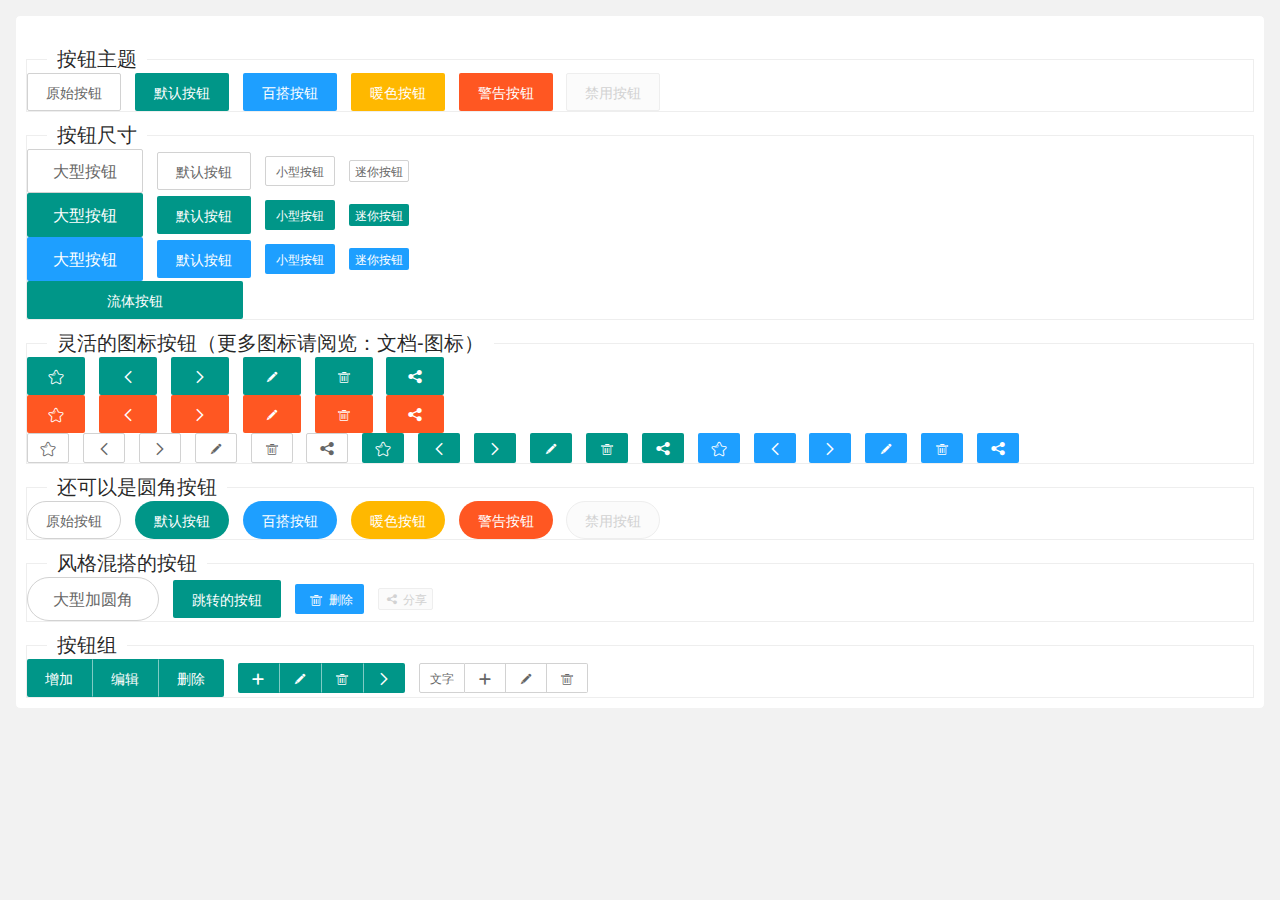
<file: page/button.html>
<!DOCTYPE html>
<html>
<head>
    <meta charset="utf-8">
    <title>layui</title>
    <meta name="renderer" content="webkit">
    <meta http-equiv="X-UA-Compatible" content="IE=edge,chrome=1">
    <meta name="viewport" content="width=device-width, initial-scale=1, maximum-scale=1">
    <link rel="stylesheet" href="../lib/layui-v2.6.3/css/layui.css" media="all">
    <link rel="stylesheet" href="../css/public.css" media="all">
    <style>
      .site-demo-button{margin: 10px 0 10px 0}
    </style>
</head>
<body>
<div class="layuimini-container">
    <div class="layuimini-main">
        <fieldset class="layui-elem-field site-demo-button" style="margin-top: 30px;">
            <legend>按钮主题</legend>
            <div>
                <button type="button" class="layui-btn layui-btn-primary">原始按钮</button>
                <button type="button" class="layui-btn">默认按钮</button>
                <button type="button" class="layui-btn layui-btn-normal">百搭按钮</button>
                <button type="button" class="layui-btn layui-btn-warm">暖色按钮</button>
                <button type="button" class="layui-btn layui-btn-danger">警告按钮</button>
                <button type="button" class="layui-btn layui-btn-disabled">禁用按钮</button>
            </div>
        </fieldset>
        <fieldset class="layui-elem-field site-demo-button">
            <legend>按钮尺寸</legend>
            <div>
                <button type="button" class="layui-btn layui-btn-primary layui-btn-lg">大型按钮</button>
                <button type="button" class="layui-btn layui-btn-primary">默认按钮</button>
                <button type="button" class="layui-btn layui-btn-primary layui-btn-sm">小型按钮</button>
                <button type="button" class="layui-btn layui-btn-primary layui-btn-xs">迷你按钮</button>

                <br>

                <button type="button" class="layui-btn layui-btn-lg">大型按钮</button>
                <button type="button" class="layui-btn">默认按钮</button>
                <button type="button" class="layui-btn layui-btn-sm">小型按钮</button>
                <button type="button" class="layui-btn layui-btn-xs">迷你按钮</button>

                <br>

                <button type="button" class="layui-btn layui-btn-lg layui-btn-normal">大型按钮</button>
                <button type="button" class="layui-btn layui-btn-normal">默认按钮</button>
                <button type="button" class="layui-btn layui-btn-sm layui-btn-normal">小型按钮</button>
                <button type="button" class="layui-btn layui-btn-xs layui-btn-normal">迷你按钮</button>

                <br>

                <div style="width: 216px; margin: 0;">
                    <button type="button" class="layui-btn layui-btn-fluid">流体按钮</button>
                </div>
            </div>
        </fieldset>
        <fieldset class="layui-elem-field site-demo-button">
            <legend>灵活的图标按钮（更多图标请阅览：文档-图标）</legend>
            <div>
                <button type="button" class="layui-btn"><i class="layui-icon"></i></button>
                <button type="button" class="layui-btn"><i class="layui-icon"></i></button>
                <button type="button" class="layui-btn"><i class="layui-icon"></i></button>
                <button type="button" class="layui-btn"><i class="layui-icon"></i></button>
                <button type="button" class="layui-btn"><i class="layui-icon"></i></button>
                <button type="button" class="layui-btn"><i class="layui-icon"></i></button>

                <br>

                <button type="button" class="layui-btn layui-btn-danger"><i class="layui-icon"></i></button>
                <button type="button" class="layui-btn layui-btn-danger"><i class="layui-icon"></i></button>
                <button type="button" class="layui-btn layui-btn-danger"><i class="layui-icon"></i></button>
                <button type="button" class="layui-btn layui-btn-danger"><i class="layui-icon"></i></button>
                <button type="button" class="layui-btn layui-btn-danger"><i class="layui-icon"></i></button>
                <button type="button" class="layui-btn layui-btn-danger"><i class="layui-icon"></i></button>

                <br>

                <button type="button" class="layui-btn layui-btn-primary layui-btn-sm"><i class="layui-icon"></i></button>
                <button type="button" class="layui-btn layui-btn-primary layui-btn-sm"><i class="layui-icon"></i></button>
                <button type="button" class="layui-btn layui-btn-primary layui-btn-sm"><i class="layui-icon"></i></button>
                <button type="button" class="layui-btn layui-btn-primary layui-btn-sm"><i class="layui-icon"></i></button>
                <button type="button" class="layui-btn layui-btn-primary layui-btn-sm"><i class="layui-icon"></i></button>
                <button type="button" class="layui-btn layui-btn-primary layui-btn-sm"><i class="layui-icon"></i></button>

                <button type="button" class="layui-btn layui-btn-sm"><i class="layui-icon"></i></button>
                <button type="button" class="layui-btn layui-btn-sm"><i class="layui-icon"></i></button>
                <button type="button" class="layui-btn layui-btn-sm"><i class="layui-icon"></i></button>
                <button type="button" class="layui-btn layui-btn-sm"><i class="layui-icon"></i></button>
                <button type="button" class="layui-btn layui-btn-sm"><i class="layui-icon"></i></button>
                <button type="button" class="layui-btn layui-btn-sm"><i class="layui-icon"></i></button>

                <button type="button" class="layui-btn layui-btn-normal layui-btn-sm"><i class="layui-icon"></i></button>
                <button type="button" class="layui-btn layui-btn-normal layui-btn-sm"><i class="layui-icon"></i></button>
                <button type="button" class="layui-btn layui-btn-normal layui-btn-sm"><i class="layui-icon"></i></button>
                <button type="button" class="layui-btn layui-btn-normal layui-btn-sm"><i class="layui-icon"></i></button>
                <button type="button" class="layui-btn layui-btn-normal layui-btn-sm"><i class="layui-icon"></i></button>
                <button type="button" class="layui-btn layui-btn-normal layui-btn-sm"><i class="layui-icon"></i></button>
            </div>
        </fieldset>
        <fieldset class="layui-elem-field site-demo-button">
            <legend>还可以是圆角按钮</legend>
            <div>
                <button type="button" class="layui-btn layui-btn-primary layui-btn-radius">原始按钮</button>
                <button type="button" class="layui-btn layui-btn-radius">默认按钮</button>
                <button type="button" class="layui-btn layui-btn-normal layui-btn-radius">百搭按钮</button>
                <button type="button" class="layui-btn layui-btn-warm layui-btn-radius">暖色按钮</button>
                <button type="button" class="layui-btn layui-btn-danger layui-btn-radius">警告按钮</button>
                <button type="button" class="layui-btn layui-btn-disabled layui-btn-radius">禁用按钮</button>
            </div>
        </fieldset>
        <fieldset class="layui-elem-field site-demo-button">
            <legend>风格混搭的按钮</legend>
            <div>
                <button type="button" class="layui-btn layui-btn-lg layui-btn-primary layui-btn-radius">大型加圆角</button>
                <a href="http://www.layui.com/doc/element/button.html" class="layui-btn" target="_blank">跳转的按钮</a>
                <button type="button" class="layui-btn layui-btn-sm layui-btn-normal"><i class="layui-icon"></i> 删除</button>
                <button type="button" class="layui-btn layui-btn-xs layui-btn-disabled"><i class="layui-icon"></i> 分享</button>
            </div>
        </fieldset>

        <fieldset class="layui-elem-field site-demo-button">
            <legend>按钮组</legend>
            <div class="layui-btn-group">
                <button type="button" class="layui-btn">增加</button>
                <button type="button" class="layui-btn ">编辑</button>
                <button type="button" class="layui-btn">删除</button>
            </div>
            <div class="layui-btn-group">
                <button type="button" class="layui-btn layui-btn-sm"><i class="layui-icon"></i></button>
                <button type="button" class="layui-btn layui-btn-sm"><i class="layui-icon"></i></button>
                <button type="button" class="layui-btn layui-btn-sm"><i class="layui-icon"></i></button>
                <button type="button" class="layui-btn layui-btn-sm"><i class="layui-icon"></i></button>
            </div>
            <div class="layui-btn-group">
                <button type="button" class="layui-btn layui-btn-primary layui-btn-sm">文字</button>
                <button type="button" class="layui-btn layui-btn-primary layui-btn-sm"><i class="layui-icon"></i></button>
                <button type="button" class="layui-btn layui-btn-primary layui-btn-sm"><i class="layui-icon"></i></button>
                <button type="button" class="layui-btn layui-btn-primary layui-btn-sm"><i class="layui-icon"></i></button>
            </div>
        </fieldset>
    </div>
</div>

<script src="../lib/layui-v2.6.3/layui.js" charset="utf-8"></script>
<!-- 注意：如果你直接复制所有代码到本地，上述js路径需要改成你本地的 -->
</body>
</html>
</file>
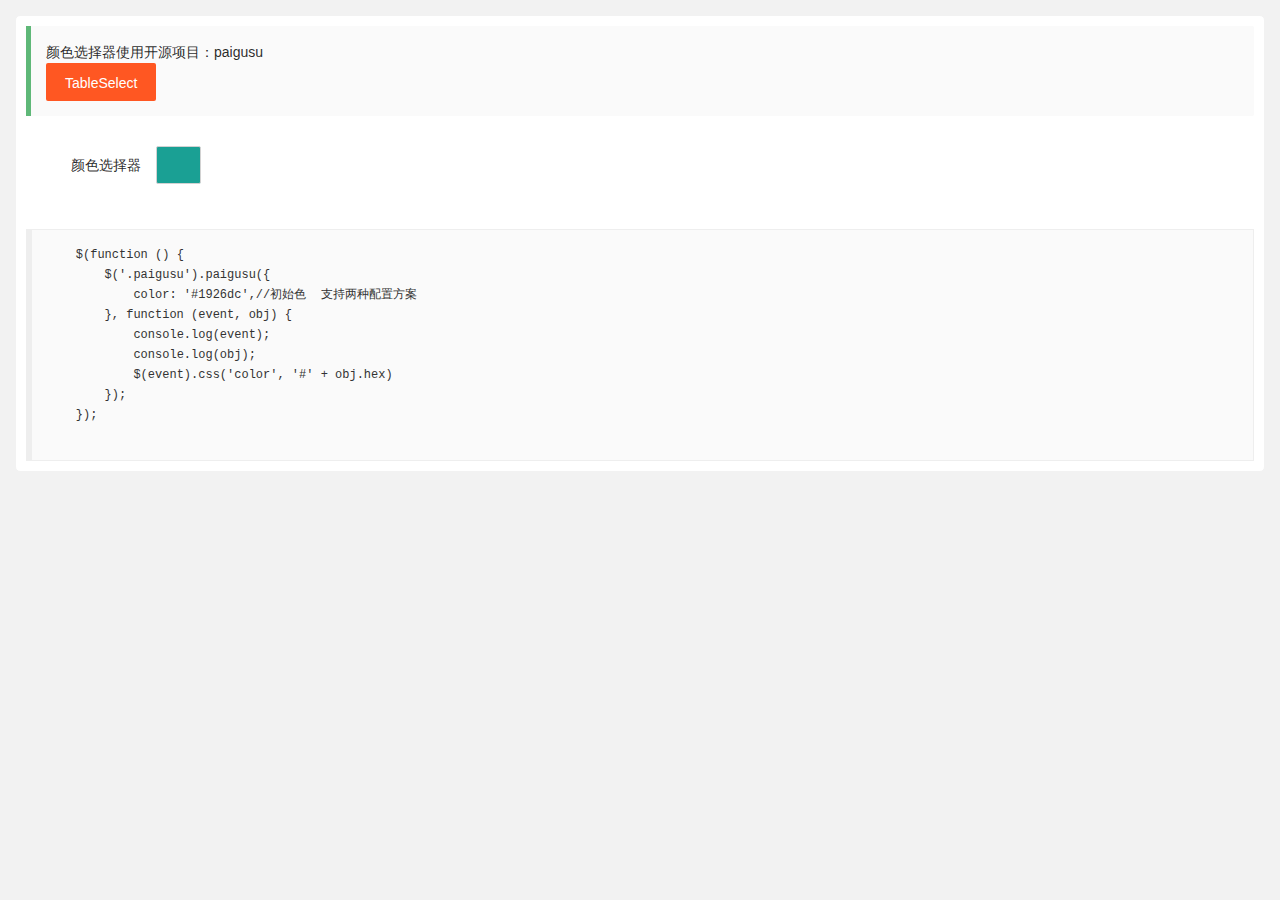
<file: page/color-select.html>
<!DOCTYPE html>
<html lang="en">
<head>
    <meta charset="UTF-8">
    <title>颜色选择器</title>
    <link rel="stylesheet" href="../lib/layui-v2.6.3/css/layui.css" media="all">
    <link rel="stylesheet" href="../css/public.css" media="all">
</head>
<body>
<div class="layuimini-container">
    <div class="layuimini-main">

        <blockquote class="layui-elem-quote">
            颜色选择器使用开源项目：paigusu<br>
            <a href="http://www.jq22.com/jquery-info20030" target="_blank" class="layui-btn layui-btn-danger">TableSelect</a>
        </blockquote>

        <form class="layui-form" action="" style="padding:20px;">
            <div class="layui-form-item">
                <label class="layui-form-label">颜色选择器</label>
                <div class="layui-input-inline">
                    <input type="hidden" name="test_color" value="#1aa094">
                    <span class="layui-btn layui-btn-primary test-select-color" style="padding:0 12px;min-width:45px;background-color: #1aa094;"></span>
                </div>
            </div>
        </form>

        <pre class="layui-code">
    $(function () {
        $('.paigusu').paigusu({
            color: '#1926dc',//初始色  支持两种配置方案
        }, function (event, obj) {
            console.log(event);
            console.log(obj);
            $(event).css('color', '#' + obj.hex)
        });
    });
        </pre>
    </div>
</div>
<script src="../lib/layui-v2.6.3/layui.js" charset="utf-8"></script>
<script src="../lib/jquery-3.4.1/jquery-3.4.1.min.js" charset="utf-8"></script>
<script src="../lib/jq-module/paigusu.min.js" charset="utf-8"></script>
<script>
    $(function () {
        $('.test-select-color').paigusu({
            color: '#1aa094',//初始色  支持两种配置方案
        }, function (event, obj) {
            console.log(event);
            console.log(obj);
            $(event).css('background-color', '#' + obj.hex);
            $('input[name="test_color"]').val('#' + obj.hex);
        });
    });
</script>
</body>
</html>
</file>
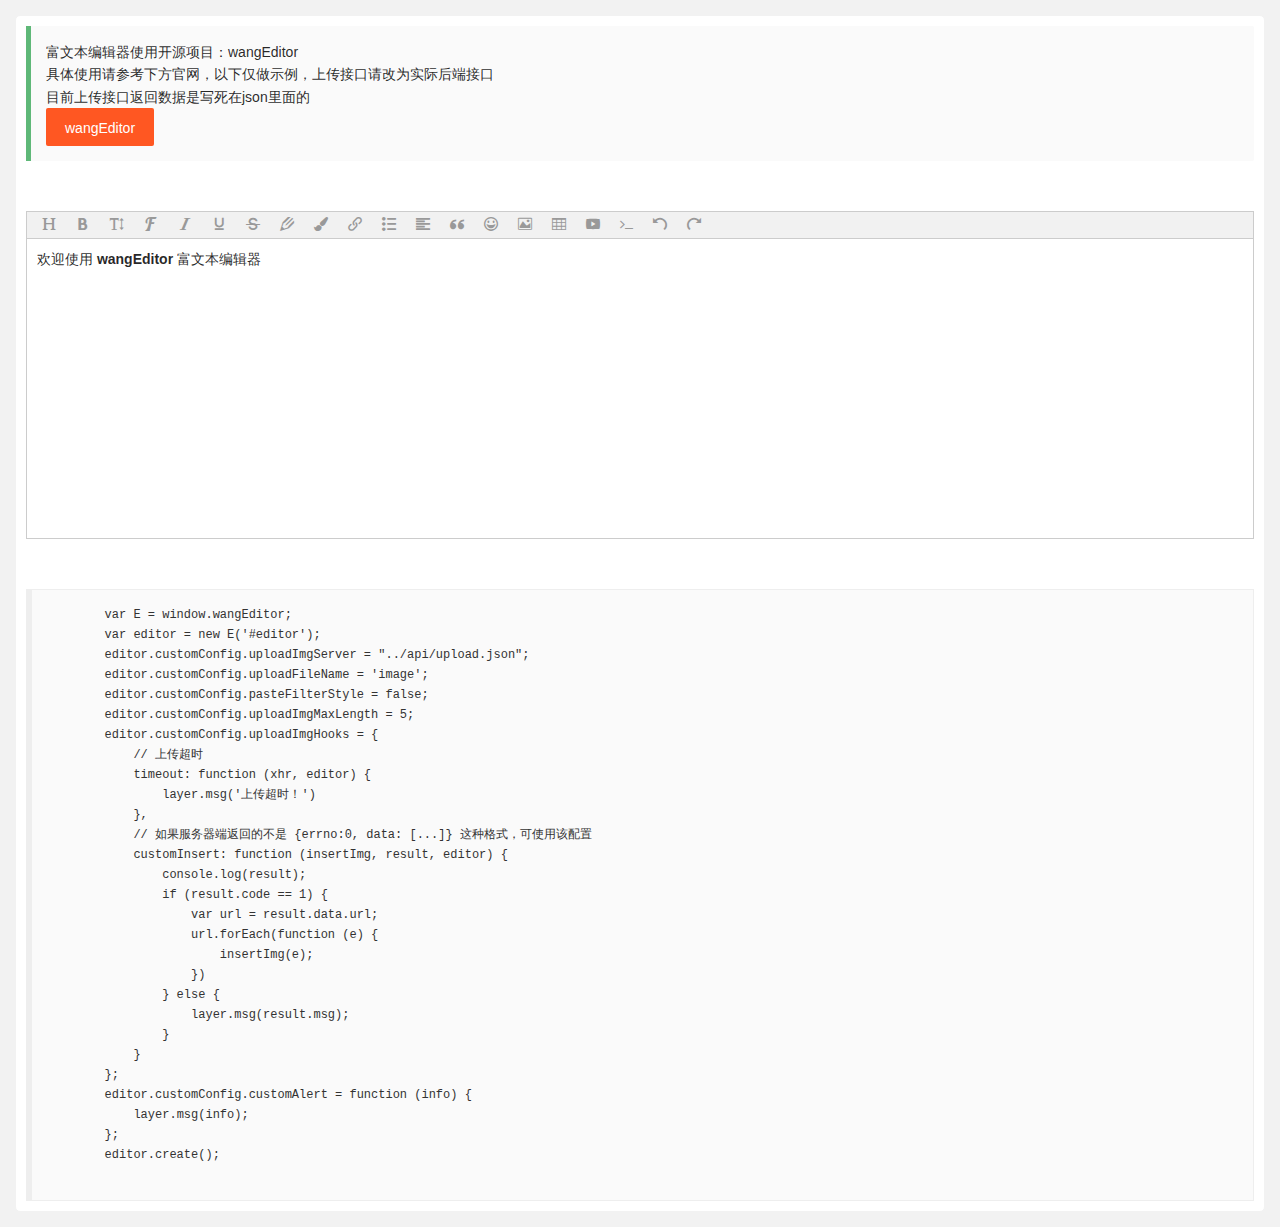
<file: page/editor.html>
<!DOCTYPE html>
<html>
<head>
    <meta charset="utf-8">
    <title>富文本编辑器</title>
    <meta name="renderer" content="webkit">
    <meta http-equiv="X-UA-Compatible" content="IE=edge,chrome=1">
    <meta name="viewport" content="width=device-width, initial-scale=1, maximum-scale=1">
    <link rel="stylesheet" href="../lib/layui-v2.6.3/css/layui.css" media="all">
    <link rel="stylesheet" href="../css/public.css" media="all">
</head>
<body>
<div class="layuimini-container">
    <div class="layuimini-main">

        <blockquote class="layui-elem-quote">
            富文本编辑器使用开源项目：wangEditor<br>
            具体使用请参考下方官网，以下仅做示例，上传接口请改为实际后端接口<br>
            目前上传接口返回数据是写死在json里面的<br>
            <a href="http://www.wangeditor.com" target="_blank" class="layui-btn layui-btn-danger">wangEditor</a>
        </blockquote>

        <div id="editor" style="margin: 50px 0 50px 0">
            <p>欢迎使用 <b>wangEditor</b> 富文本编辑器</p>
        </div>

        <pre class="layui-code">
        var E = window.wangEditor;
        var editor = new E('#editor');
        editor.customConfig.uploadImgServer = "../api/upload.json";
        editor.customConfig.uploadFileName = 'image';
        editor.customConfig.pasteFilterStyle = false;
        editor.customConfig.uploadImgMaxLength = 5;
        editor.customConfig.uploadImgHooks = {
            // 上传超时
            timeout: function (xhr, editor) {
                layer.msg('上传超时！')
            },
            // 如果服务器端返回的不是 {errno:0, data: [...]} 这种格式，可使用该配置
            customInsert: function (insertImg, result, editor) {
                console.log(result);
                if (result.code == 1) {
                    var url = result.data.url;
                    url.forEach(function (e) {
                        insertImg(e);
                    })
                } else {
                    layer.msg(result.msg);
                }
            }
        };
        editor.customConfig.customAlert = function (info) {
            layer.msg(info);
        };
        editor.create();
        </pre>

    </div>
</div>

<!-- 注意， 只需要引用 JS，无需引用任何 CSS ！！！-->
<script src="../lib/layui-v2.6.3/layui.js" charset="utf-8"></script>
<script src="../js/lay-config.js?v=1.0.4" charset="utf-8"></script>
<script type="text/javascript">
    layui.use(['layer','wangEditor'], function () {
        var $ = layui.jquery,
            layer = layui.layer,
            wangEditor = layui.wangEditor;

        var editor = new wangEditor('#editor');
        editor.customConfig.uploadImgServer = "../api/upload.json";
        editor.customConfig.uploadFileName = 'image';
        editor.customConfig.pasteFilterStyle = false;
        editor.customConfig.uploadImgMaxLength = 5;
        editor.customConfig.uploadImgHooks = {
            // 上传超时
            timeout: function (xhr, editor) {
                layer.msg('上传超时！')
            },
            // 如果服务器端返回的不是 {errno:0, data: [...]} 这种格式，可使用该配置
            customInsert: function (insertImg, result, editor) {
                console.log(result);
                if (result.code == 1) {
                    var url = result.data.url;
                    url.forEach(function (e) {
                        insertImg(e);
                    })
                } else {
                    layer.msg(result.msg);
                }
            }
        };
        editor.customConfig.customAlert = function (info) {
            layer.msg(info);
        };
        editor.create();

    });
</script>
</body>
</html>
</file>
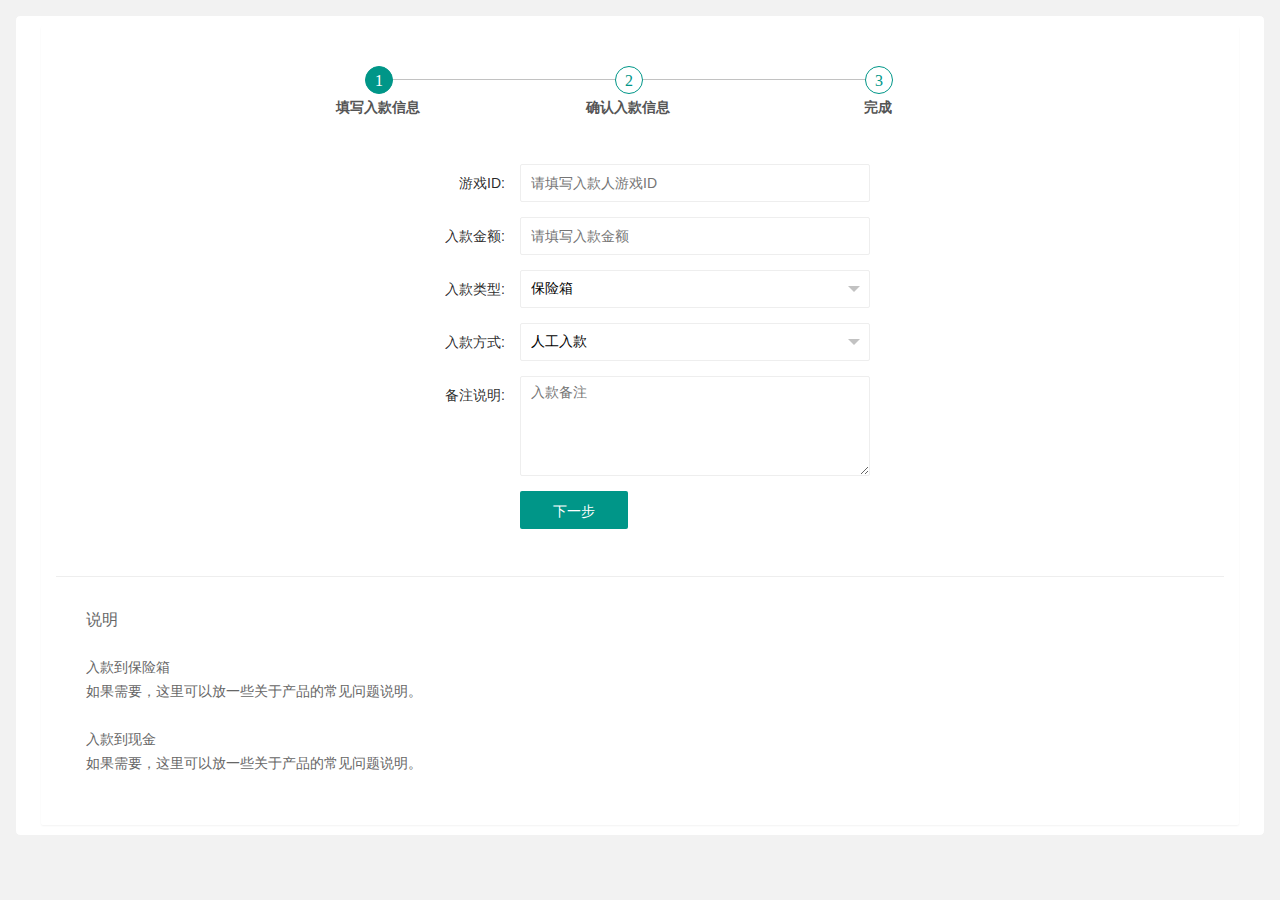
<file: page/form-step.html>
<!DOCTYPE html>
<html>
<head>
    <meta charset="utf-8">
    <title>分步表单</title>
    <meta name="renderer" content="webkit">
    <meta http-equiv="X-UA-Compatible" content="IE=edge,chrome=1">
    <meta name="viewport" content="width=device-width, initial-scale=1, maximum-scale=1">
    <link rel="stylesheet" href="../lib/layui-v2.6.3/css/layui.css" media="all">
    <link rel="stylesheet" href="../css/public.css" media="all">
    <link rel="stylesheet" href="../js/lay-module/step-lay/step.css" media="all">
</head>
<body>
<div class="layuimini-container">
    <div class="layuimini-main">

        <div class="layui-fluid">
            <div class="layui-card">
                <div class="layui-card-body" style="padding-top: 40px;">
                    <div class="layui-carousel" id="stepForm" lay-filter="stepForm" style="margin: 0 auto;">
                        <div carousel-item>
                            <div>
                                <form class="layui-form" style="margin: 0 auto;max-width: 460px;padding-top: 40px;">
                                    <div class="layui-form-item">
                                        <label class="layui-form-label">游戏ID:</label>
                                        <div class="layui-input-block">
                                            <input type="text" placeholder="请填写入款人游戏ID" class="layui-input" lay-verify="number" required />

                                        </div>
                                    </div>
                                    <div class="layui-form-item">
                                        <label class="layui-form-label">入款金额:</label>
                                        <div class="layui-input-block">
                                            <input type="number" placeholder="请填写入款金额" value="" class="layui-input" lay-verify="number" required>
                                        </div>
                                    </div>
                                    <div class="layui-form-item">
                                        <label class="layui-form-label">入款类型:</label>
                                        <div class="layui-input-block">
                                            <select lay-verify="required">
                                                <option value="1" selected>保险箱</option>
                                                <option value="2">现金</option>
                                            </select>
                                        </div>
                                    </div>
                                    <div class="layui-form-item">
                                        <label class="layui-form-label">入款方式:</label>
                                        <div class="layui-input-block">
                                            <select lay-verify="required">
                                                <option value="1" selected>人工入款</option>
                                                <option value="2">修正</option>
                                                <option value="3">活动</option>
                                                <option value="4">佣金</option>
                                            </select>
                                        </div>
                                    </div>
                                    <div class="layui-form-item">
                                        <label class="layui-form-label">备注说明:</label>
                                        <div class="layui-input-block">
                                            <textarea placeholder="入款备注" value="" class="layui-textarea"></textarea>
                                        </div>
                                    </div>
                                    <div class="layui-form-item">
                                        <div class="layui-input-block">
                                            <button class="layui-btn" lay-submit lay-filter="formStep">
                                                &emsp;下一步&emsp;
                                            </button>
                                        </div>
                                    </div>
                                </form>
                            </div>
                            <div>
                                <form class="layui-form" style="margin: 0 auto;max-width: 460px;padding-top: 40px;">
                                    <div class="layui-form-item">
                                        <label class="layui-form-label">游戏ID:</label>
                                        <div class="layui-input-block">
                                            <div class="layui-form-mid layui-word-aux">639537</div>
                                        </div>
                                    </div>
                                    <div class="layui-form-item">
                                        <label class="layui-form-label">账户余额:</label>
                                        <div class="layui-input-block">
                                            <div class="layui-form-mid layui-word-aux">3000 元（保险箱：1000，现金：2000）</div>
                                        </div>
                                    </div>
                                    <div class="layui-form-item">
                                        <label class="layui-form-label">入款金额:</label>
                                        <div class="layui-input-block">
                                            <div class="layui-form-mid layui-word-aux">
                                                <span style="font-size: 18px;color: #333;">1800 元</span>
                                            </div>
                                        </div>
                                    </div>
                                    <div class="layui-form-item">
                                        <label class="layui-form-label">入款类型:</label>
                                        <div class="layui-input-block">
                                            <div class="layui-form-mid layui-word-aux">保险箱</div>
                                        </div>
                                    </div>
                                    <div class="layui-form-item">
                                        <label class="layui-form-label">入款方式:</label>
                                        <div class="layui-input-block">
                                            <div class="layui-form-mid layui-word-aux">人工入款</div>
                                        </div>
                                    </div>
                                    <div class="layui-form-item">
                                        <label class="layui-form-label">备注说明:</label>
                                        <div class="layui-input-block">
                                            <div class="layui-form-mid layui-word-aux">备注说明</div>
                                        </div>
                                    </div>
                                    <div class="layui-form-item">
                                        <div class="layui-input-block">
                                            <button type="button" class="layui-btn layui-btn-primary pre">上一步</button>
                                            <button class="layui-btn" lay-submit lay-filter="formStep2">
                                                &emsp;确认入款&emsp;
                                            </button>
                                        </div>
                                    </div>
                                </form>
                            </div>
                            <div>
                                <div style="text-align: center;margin-top: 90px;">
                                    <i class="layui-icon layui-circle"
                                       style="color: white;font-size:30px;font-weight:bold;background: #52C41A;padding: 20px;line-height: 80px;">&#xe605;</i>
                                    <div style="font-size: 24px;color: #333;font-weight: 500;margin-top: 30px;">
                                        入款成功
                                    </div>
                                    <div style="font-size: 14px;color: #666;margin-top: 20px;">预计两小时到账</div>
                                </div>
                                <div style="text-align: center;margin-top: 50px;">
                                    <button class="layui-btn next">再入一笔</button>
                                    <button class="layui-btn layui-btn-primary">查看账单</button>
                                </div>
                            </div>
                        </div>
                    </div>
                    <hr>
                    <div style="color: #666;margin-top: 30px;margin-bottom: 40px;padding-left: 30px;">
                        <h3>说明</h3><br>
                        <h4>入款到保险箱</h4>
                        <p>如果需要，这里可以放一些关于产品的常见问题说明。</p>
                        <br><h4>入款到现金</h4>
                        <p>如果需要，这里可以放一些关于产品的常见问题说明。</p>
                    </div>
                </div>
            </div>
        </div>

    </div>
</div>
<script src="../lib/layui-v2.6.3/layui.js" charset="utf-8"></script>
<script src="../js/lay-config.js?v=1.0.4" charset="utf-8"></script>
<script>
    layui.use([ 'form', 'step'], function () {
        var $ = layui.$,
            form = layui.form,
            step = layui.step;

        step.render({
            elem: '#stepForm',
            filter: 'stepForm',
            width: '100%', //设置容器宽度
            stepWidth: '750px',
            height: '500px',
            stepItems: [{
                title: '填写入款信息'
            }, {
                title: '确认入款信息'
            }, {
                title: '完成'
            }]
        });


        form.on('submit(formStep)', function (data) {
            step.next('#stepForm');
            return false;
        });

        form.on('submit(formStep2)', function (data) {
            step.next('#stepForm');
            return false;
        });

        $('.pre').click(function () {
            step.pre('#stepForm');
        });

        $('.next').click(function () {
            step.next('#stepForm');
        });
    })
</script>
</body>
</html>
</file>
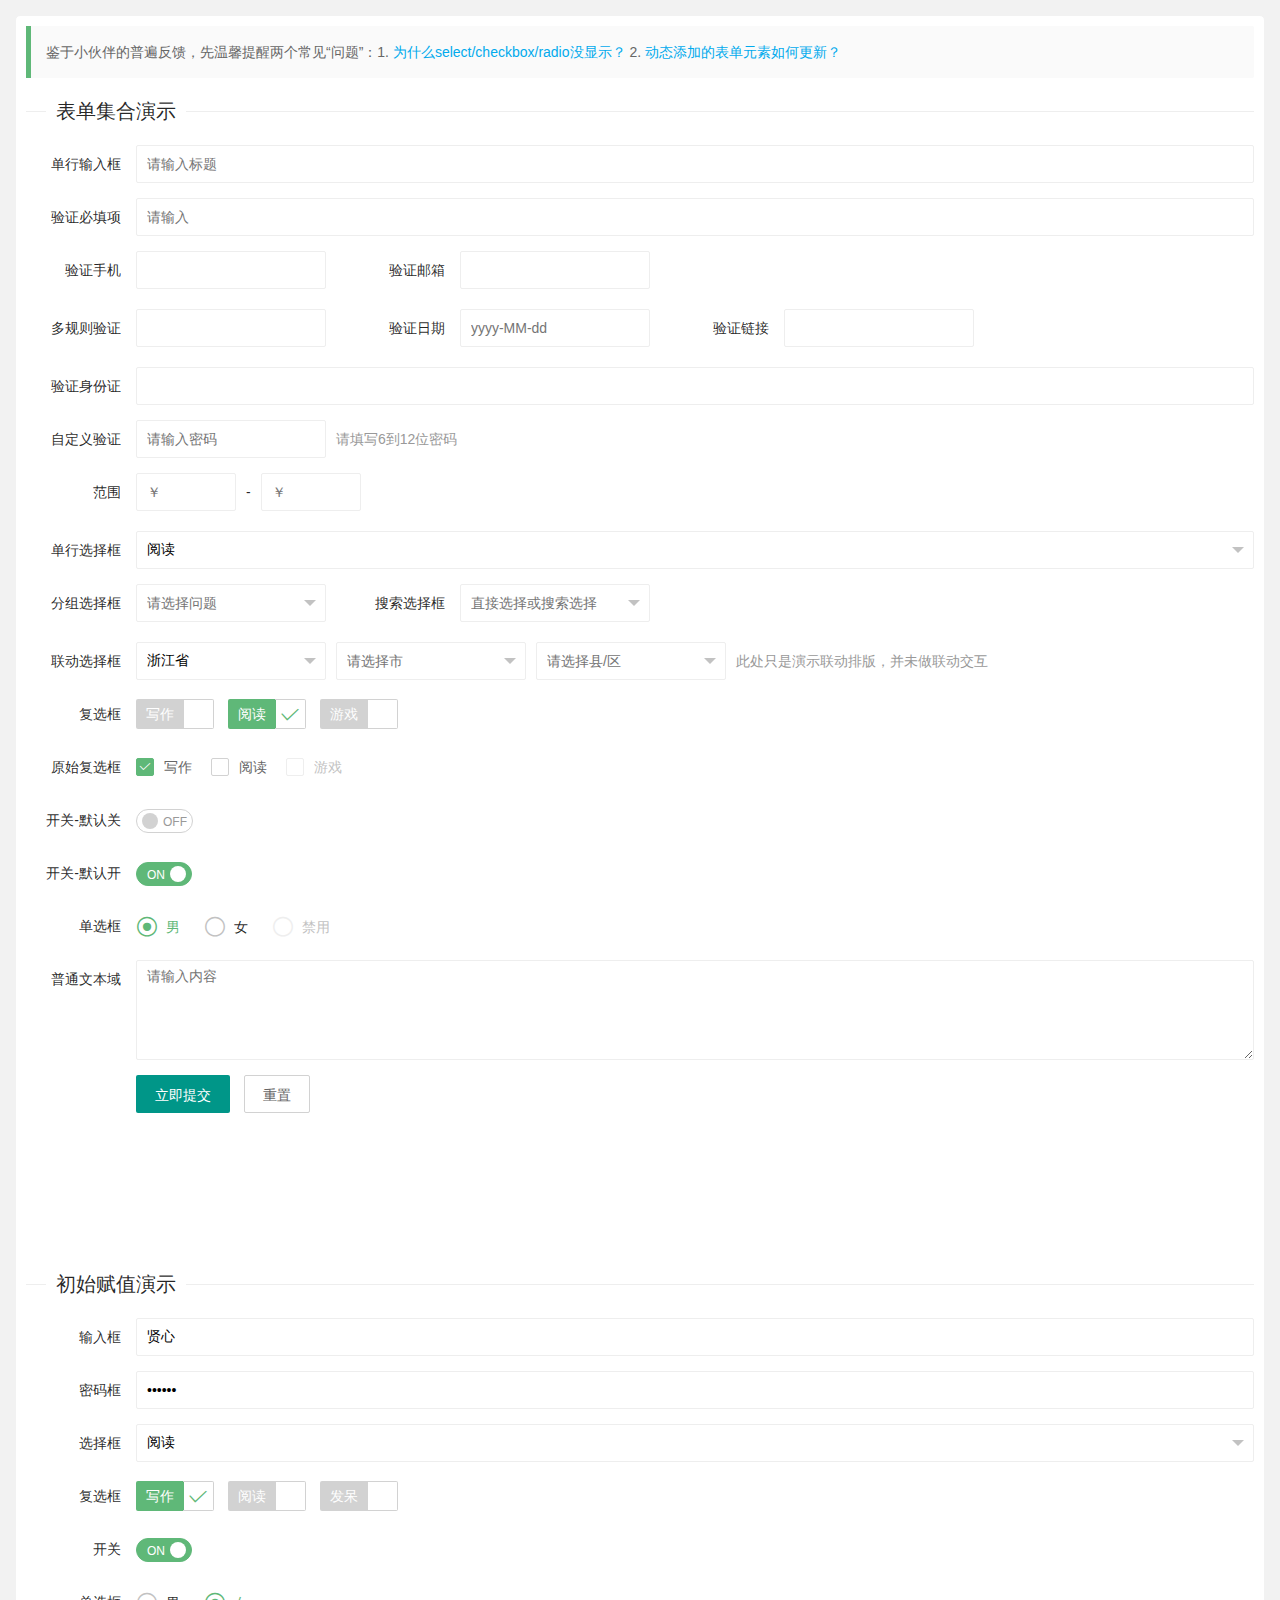
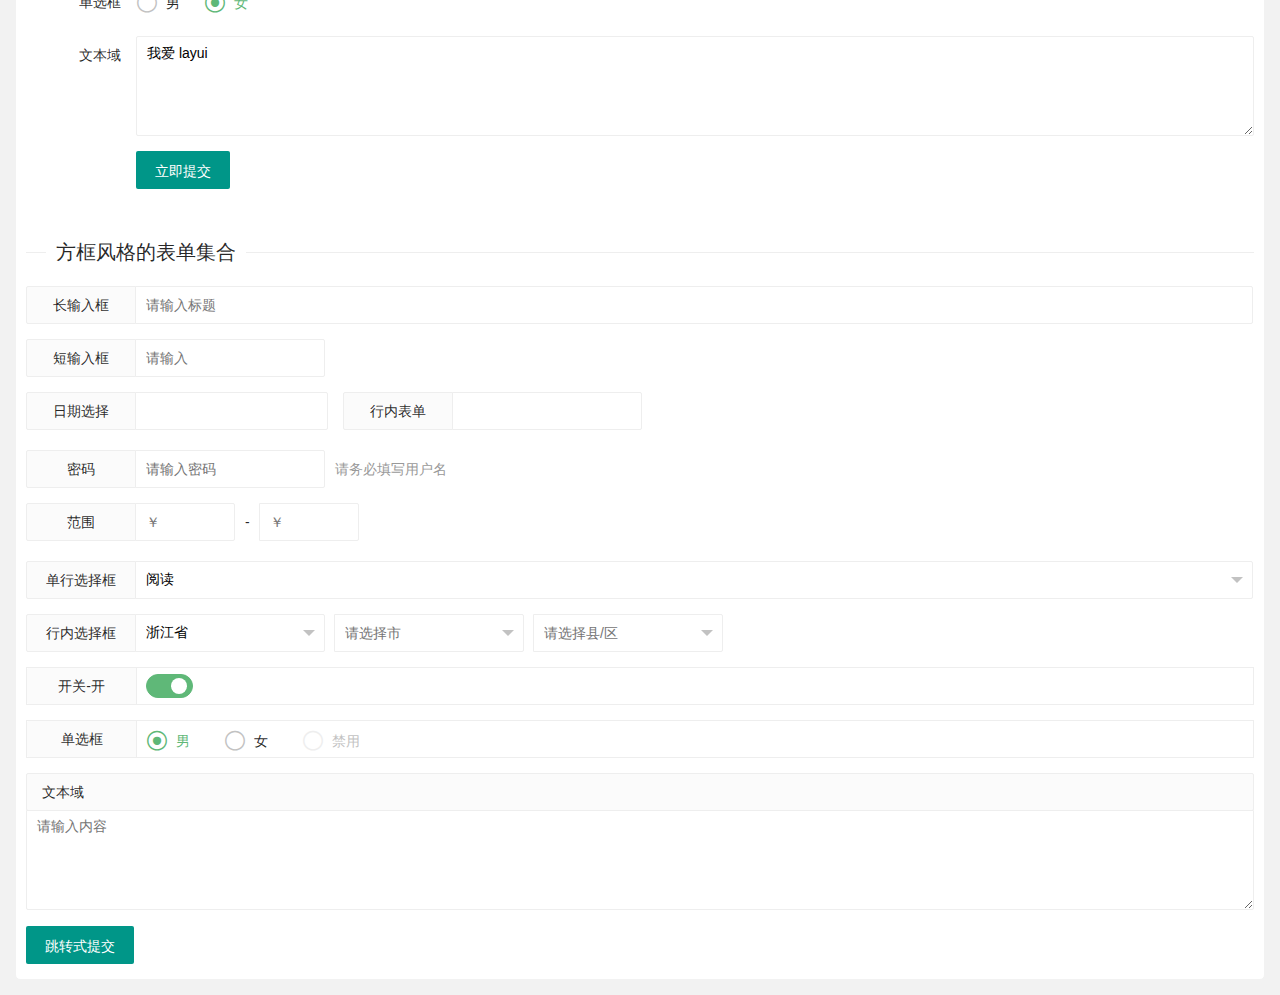
<file: page/form.html>
<!DOCTYPE html>
<html>
<head>
    <meta charset="utf-8">
    <title>layui</title>
    <meta name="renderer" content="webkit">
    <meta http-equiv="X-UA-Compatible" content="IE=edge,chrome=1">
    <meta name="viewport" content="width=device-width, initial-scale=1, maximum-scale=1">
    <link rel="stylesheet" href="../lib/layui-v2.6.3/css/layui.css" media="all">
    <link rel="stylesheet" href="../css/public.css" media="all">
</head>
<body>
<div class="layuimini-container">
    <div class="layuimini-main">

        <blockquote class="layui-elem-quote layui-text">
            鉴于小伙伴的普遍反馈，先温馨提醒两个常见“问题”：1. <a href="/doc/base/faq.html#form" target="_blank">为什么select/checkbox/radio没显示？</a> 2. <a href="/doc/modules/form.html#render" target="_blank">动态添加的表单元素如何更新？</a>
        </blockquote>

        <fieldset class="layui-elem-field layui-field-title" style="margin-top: 20px;">
            <legend>表单集合演示</legend>
        </fieldset>

        <form class="layui-form" action="">
            <div class="layui-form-item">
                <label class="layui-form-label">单行输入框</label>
                <div class="layui-input-block">
                    <input type="text" name="title" lay-verify="title" autocomplete="off" placeholder="请输入标题" class="layui-input">
                </div>
            </div>
            <div class="layui-form-item">
                <label class="layui-form-label">验证必填项</label>
                <div class="layui-input-block">
                    <input type="text" name="username" lay-verify="required" lay-reqtext="用户名是必填项，岂能为空？" placeholder="请输入" autocomplete="off" class="layui-input">
                </div>
            </div>

            <div class="layui-form-item">
                <div class="layui-inline">
                    <label class="layui-form-label">验证手机</label>
                    <div class="layui-input-inline">
                        <input type="tel" name="phone" lay-verify="required|phone" autocomplete="off" class="layui-input">
                    </div>
                </div>
                <div class="layui-inline">
                    <label class="layui-form-label">验证邮箱</label>
                    <div class="layui-input-inline">
                        <input type="text" name="email" lay-verify="email" autocomplete="off" class="layui-input">
                    </div>
                </div>
            </div>

            <div class="layui-form-item">
                <div class="layui-inline">
                    <label class="layui-form-label">多规则验证</label>
                    <div class="layui-input-inline">
                        <input type="text" name="number" lay-verify="required|number" autocomplete="off" class="layui-input">
                    </div>
                </div>
                <div class="layui-inline">
                    <label class="layui-form-label">验证日期</label>
                    <div class="layui-input-inline">
                        <input type="text" name="date" id="date" lay-verify="date" placeholder="yyyy-MM-dd" autocomplete="off" class="layui-input">
                    </div>
                </div>
                <div class="layui-inline">
                    <label class="layui-form-label">验证链接</label>
                    <div class="layui-input-inline">
                        <input type="tel" name="url" lay-verify="url" autocomplete="off" class="layui-input">
                    </div>
                </div>
            </div>

            <div class="layui-form-item">
                <label class="layui-form-label">验证身份证</label>
                <div class="layui-input-block">
                    <input type="text" name="identity" lay-verify="identity" placeholder="" autocomplete="off" class="layui-input">
                </div>
            </div>
            <div class="layui-form-item">
                <label class="layui-form-label">自定义验证</label>
                <div class="layui-input-inline">
                    <input type="password" name="password" lay-verify="pass" placeholder="请输入密码" autocomplete="off" class="layui-input">
                </div>
                <div class="layui-form-mid layui-word-aux">请填写6到12位密码</div>
            </div>

            <div class="layui-form-item">
                <div class="layui-inline">
                    <label class="layui-form-label">范围</label>
                    <div class="layui-input-inline" style="width: 100px;">
                        <input type="text" name="price_min" placeholder="￥" autocomplete="off" class="layui-input">
                    </div>
                    <div class="layui-form-mid">-</div>
                    <div class="layui-input-inline" style="width: 100px;">
                        <input type="text" name="price_max" placeholder="￥" autocomplete="off" class="layui-input">
                    </div>
                </div>
            </div>

            <div class="layui-form-item">
                <label class="layui-form-label">单行选择框</label>
                <div class="layui-input-block">
                    <select name="interest" lay-filter="aihao">
                        <option value=""></option>
                        <option value="0">写作</option>
                        <option value="1" selected="">阅读</option>
                        <option value="2">游戏</option>
                        <option value="3">音乐</option>
                        <option value="4">旅行</option>
                    </select>
                </div>
            </div>


            <div class="layui-form-item">
                <div class="layui-inline">
                    <label class="layui-form-label">分组选择框</label>
                    <div class="layui-input-inline">
                        <select name="quiz">
                            <option value="">请选择问题</option>
                            <optgroup label="城市记忆">
                                <option value="你工作的第一个城市">你工作的第一个城市</option>
                            </optgroup>
                            <optgroup label="学生时代">
                                <option value="你的工号">你的工号</option>
                                <option value="你最喜欢的老师">你最喜欢的老师</option>
                            </optgroup>
                        </select>
                    </div>
                </div>
                <div class="layui-inline">
                    <label class="layui-form-label">搜索选择框</label>
                    <div class="layui-input-inline">
                        <select name="modules" lay-verify="required" lay-search="">
                            <option value="">直接选择或搜索选择</option>
                            <option value="1">layer</option>
                            <option value="2">form</option>
                            <option value="3">layim</option>
                            <option value="4">element</option>
                            <option value="5">laytpl</option>
                            <option value="6">upload</option>
                            <option value="7">laydate</option>
                            <option value="8">laypage</option>
                            <option value="9">flow</option>
                            <option value="10">util</option>
                            <option value="11">code</option>
                            <option value="12">tree</option>
                            <option value="13">layedit</option>
                            <option value="14">nav</option>
                            <option value="15">tab</option>
                            <option value="16">table</option>
                            <option value="17">select</option>
                            <option value="18">checkbox</option>
                            <option value="19">switch</option>
                            <option value="20">radio</option>
                        </select>
                    </div>
                </div>
            </div>

            <div class="layui-form-item">
                <label class="layui-form-label">联动选择框</label>
                <div class="layui-input-inline">
                    <select name="quiz1">
                        <option value="">请选择省</option>
                        <option value="浙江" selected="">浙江省</option>
                        <option value="你的工号">江西省</option>
                        <option value="你最喜欢的老师">福建省</option>
                    </select>
                </div>
                <div class="layui-input-inline">
                    <select name="quiz2">
                        <option value="">请选择市</option>
                        <option value="杭州">杭州</option>
                        <option value="宁波" disabled="">宁波</option>
                        <option value="温州">温州</option>
                        <option value="温州">台州</option>
                        <option value="温州">绍兴</option>
                    </select>
                </div>
                <div class="layui-input-inline">
                    <select name="quiz3">
                        <option value="">请选择县/区</option>
                        <option value="西湖区">西湖区</option>
                        <option value="余杭区">余杭区</option>
                        <option value="拱墅区">临安市</option>
                    </select>
                </div>
                <div class="layui-form-mid layui-word-aux">此处只是演示联动排版，并未做联动交互</div>
            </div>

            <div class="layui-form-item">
                <label class="layui-form-label">复选框</label>
                <div class="layui-input-block">
                    <input type="checkbox" name="like[write]" title="写作">
                    <input type="checkbox" name="like[read]" title="阅读" checked="">
                    <input type="checkbox" name="like[game]" title="游戏">
                </div>
            </div>

            <div class="layui-form-item" pane="">
                <label class="layui-form-label">原始复选框</label>
                <div class="layui-input-block">
                    <input type="checkbox" name="like1[write]" lay-skin="primary" title="写作" checked="">
                    <input type="checkbox" name="like1[read]" lay-skin="primary" title="阅读">
                    <input type="checkbox" name="like1[game]" lay-skin="primary" title="游戏" disabled="">
                </div>
            </div>

            <div class="layui-form-item">
                <label class="layui-form-label">开关-默认关</label>
                <div class="layui-input-block">
                    <input type="checkbox" name="close" lay-skin="switch" lay-text="ON|OFF">
                </div>
            </div>
            <div class="layui-form-item">
                <label class="layui-form-label">开关-默认开</label>
                <div class="layui-input-block">
                    <input type="checkbox" checked="" name="open" lay-skin="switch" lay-filter="switchTest" lay-text="ON|OFF">
                </div>
            </div>
            <div class="layui-form-item">
                <label class="layui-form-label">单选框</label>
                <div class="layui-input-block">
                    <input type="radio" name="sex" value="男" title="男" checked="">
                    <input type="radio" name="sex" value="女" title="女">
                    <input type="radio" name="sex" value="禁" title="禁用" disabled="">
                </div>
            </div>
            <div class="layui-form-item layui-form-text">
                <label class="layui-form-label">普通文本域</label>
                <div class="layui-input-block">
                    <textarea placeholder="请输入内容" class="layui-textarea"></textarea>
                </div>
            </div>
            <!--<div class="layui-form-item layui-form-text">
              <label class="layui-form-label">编辑器</label>
              <div class="layui-input-block">
                <textarea class="layui-textarea layui-hide" name="content" lay-verify="content" id="LAY_demo_editor"></textarea>
              </div>
            </div>-->
            <div class="layui-form-item">
                <div class="layui-input-block">
                    <button class="layui-btn" lay-submit="" lay-filter="demo1">立即提交</button>
                    <button type="reset" class="layui-btn layui-btn-primary">重置</button>
                </div>
            </div>
        </form>

        <!-- 示例-970 -->
        <ins class="adsbygoogle" style="display:inline-block;width:970px;height:90px" data-ad-client="ca-pub-6111334333458862" data-ad-slot="3820120620"></ins>

        <fieldset class="layui-elem-field layui-field-title" style="margin-top: 50px;">
            <legend>初始赋值演示</legend>
        </fieldset>

        <form class="layui-form" action="" lay-filter="example">
            <div class="layui-form-item">
                <label class="layui-form-label">输入框</label>
                <div class="layui-input-block">
                    <input type="text" name="username" lay-verify="title" autocomplete="off" placeholder="请输入标题" class="layui-input">
                </div>
            </div>
            <div class="layui-form-item">
                <label class="layui-form-label">密码框</label>
                <div class="layui-input-block">
                    <input type="password" name="password" placeholder="请输入密码" autocomplete="off" class="layui-input">
                </div>
            </div>

            <div class="layui-form-item">
                <label class="layui-form-label">选择框</label>
                <div class="layui-input-block">
                    <select name="interest" lay-filter="aihao">
                        <option value=""></option>
                        <option value="0">写作</option>
                        <option value="1">阅读</option>
                        <option value="2">游戏</option>
                        <option value="3">音乐</option>
                        <option value="4">旅行</option>
                    </select>
                </div>
            </div>

            <div class="layui-form-item">
                <label class="layui-form-label">复选框</label>
                <div class="layui-input-block">
                    <input type="checkbox" name="like[write]" title="写作">
                    <input type="checkbox" name="like[read]" title="阅读">
                    <input type="checkbox" name="like[daze]" title="发呆">
                </div>
            </div>

            <div class="layui-form-item">
                <label class="layui-form-label">开关</label>
                <div class="layui-input-block">
                    <input type="checkbox" name="close" lay-skin="switch" lay-text="ON|OFF">
                </div>
            </div>

            <div class="layui-form-item">
                <label class="layui-form-label">单选框</label>
                <div class="layui-input-block">
                    <input type="radio" name="sex" value="男" title="男" checked="">
                    <input type="radio" name="sex" value="女" title="女">
                </div>
            </div>
            <div class="layui-form-item layui-form-text">
                <label class="layui-form-label">文本域</label>
                <div class="layui-input-block">
                    <textarea placeholder="请输入内容" class="layui-textarea" name="desc"></textarea>
                </div>
            </div>

            <div class="layui-form-item">
                <div class="layui-input-block">
                    <button class="layui-btn" lay-submit="" lay-filter="demo1">立即提交</button>
                </div>
            </div>
        </form>
        <fieldset class="layui-elem-field layui-field-title" style="margin-top: 50px;">
            <legend>方框风格的表单集合</legend>
        </fieldset>
        <form class="layui-form layui-form-pane" action="">
            <div class="layui-form-item">
                <label class="layui-form-label">长输入框</label>
                <div class="layui-input-block">
                    <input type="text" name="title" autocomplete="off" placeholder="请输入标题" class="layui-input">
                </div>
            </div>
            <div class="layui-form-item">
                <label class="layui-form-label">短输入框</label>
                <div class="layui-input-inline">
                    <input type="text" name="username" lay-verify="required" placeholder="请输入" autocomplete="off" class="layui-input">
                </div>
            </div>

            <div class="layui-form-item">
                <div class="layui-inline">
                    <label class="layui-form-label">日期选择</label>
                    <div class="layui-input-block">
                        <input type="text" name="date" id="date1" autocomplete="off" class="layui-input">
                    </div>
                </div>
                <div class="layui-inline">
                    <label class="layui-form-label">行内表单</label>
                    <div class="layui-input-inline">
                        <input type="text" name="number" autocomplete="off" class="layui-input">
                    </div>
                </div>
            </div>
            <div class="layui-form-item">
                <label class="layui-form-label">密码</label>
                <div class="layui-input-inline">
                    <input type="password" name="password" placeholder="请输入密码" autocomplete="off" class="layui-input">
                </div>
                <div class="layui-form-mid layui-word-aux">请务必填写用户名</div>
            </div>

            <div class="layui-form-item">
                <div class="layui-inline">
                    <label class="layui-form-label">范围</label>
                    <div class="layui-input-inline" style="width: 100px;">
                        <input type="text" name="price_min" placeholder="￥" autocomplete="off" class="layui-input">
                    </div>
                    <div class="layui-form-mid">-</div>
                    <div class="layui-input-inline" style="width: 100px;">
                        <input type="text" name="price_max" placeholder="￥" autocomplete="off" class="layui-input">
                    </div>
                </div>
            </div>

            <div class="layui-form-item">
                <label class="layui-form-label">单行选择框</label>
                <div class="layui-input-block">
                    <select name="interest" lay-filter="aihao">
                        <option value=""></option>
                        <option value="0">写作</option>
                        <option value="1" selected="">阅读</option>
                        <option value="2">游戏</option>
                        <option value="3">音乐</option>
                        <option value="4">旅行</option>
                    </select>
                </div>
            </div>

            <div class="layui-form-item">
                <label class="layui-form-label">行内选择框</label>
                <div class="layui-input-inline">
                    <select name="quiz1">
                        <option value="">请选择省</option>
                        <option value="浙江" selected="">浙江省</option>
                        <option value="你的工号">江西省</option>
                        <option value="你最喜欢的老师">福建省</option>
                    </select>
                </div>
                <div class="layui-input-inline">
                    <select name="quiz2">
                        <option value="">请选择市</option>
                        <option value="杭州">杭州</option>
                        <option value="宁波" disabled="">宁波</option>
                        <option value="温州">温州</option>
                        <option value="温州">台州</option>
                        <option value="温州">绍兴</option>
                    </select>
                </div>
                <div class="layui-input-inline">
                    <select name="quiz3">
                        <option value="">请选择县/区</option>
                        <option value="西湖区">西湖区</option>
                        <option value="余杭区">余杭区</option>
                        <option value="拱墅区">临安市</option>
                    </select>
                </div>
            </div>
            <div class="layui-form-item" pane="">
                <label class="layui-form-label">开关-开</label>
                <div class="layui-input-block">
                    <input type="checkbox" checked="" name="open" lay-skin="switch" lay-filter="switchTest" title="开关">
                </div>
            </div>
            <div class="layui-form-item" pane="">
                <label class="layui-form-label">单选框</label>
                <div class="layui-input-block">
                    <input type="radio" name="sex" value="男" title="男" checked="">
                    <input type="radio" name="sex" value="女" title="女">
                    <input type="radio" name="sex" value="禁" title="禁用" disabled="">
                </div>
            </div>
            <div class="layui-form-item layui-form-text">
                <label class="layui-form-label">文本域</label>
                <div class="layui-input-block">
                    <textarea placeholder="请输入内容" class="layui-textarea"></textarea>
                </div>
            </div>
            <div class="layui-form-item">
                <button class="layui-btn" lay-submit="" lay-filter="demo2">跳转式提交</button>
            </div>
        </form>
    </div>
</div>

<script src="../lib/layui-v2.6.3/layui.js" charset="utf-8"></script>
<!-- 注意：如果你直接复制所有代码到本地，上述js路径需要改成你本地的 -->
<script>
    layui.use(['form', 'layedit', 'laydate'], function () {
        var form = layui.form
            , layer = layui.layer
            , layedit = layui.layedit
            , laydate = layui.laydate;

        //日期
        laydate.render({
            elem: '#date'
        });
        laydate.render({
            elem: '#date1'
        });

        //创建一个编辑器
        var editIndex = layedit.build('LAY_demo_editor');

        //自定义验证规则
        form.verify({
            title: function (value) {
                if (value.length < 5) {
                    return '标题至少得5个字符啊';
                }
            }
            , pass: [
                /^[\S]{6,12}$/
                , '密码必须6到12位，且不能出现空格'
            ]
            , content: function (value) {
                layedit.sync(editIndex);
            }
        });

        //监听指定开关
        form.on('switch(switchTest)', function (data) {
            layer.msg('开关checked：' + (this.checked ? 'true' : 'false'), {
                offset: '6px'
            });
            layer.tips('温馨提示：请注意开关状态的文字可以随意定义，而不仅仅是ON|OFF', data.othis)
        });

        //监听提交
        form.on('submit(demo1)', function (data) {
            layer.alert(JSON.stringify(data.field), {
                title: '最终的提交信息'
            })
            return false;
        });

        //表单初始赋值
        form.val('example', {
            "username": "贤心" // "name": "value"
            , "password": "123456"
            , "interest": 1
            , "like[write]": true //复选框选中状态
            , "close": true //开关状态
            , "sex": "女"
            , "desc": "我爱 layui"
        })


    });
</script>

</body>
</html>
</file>
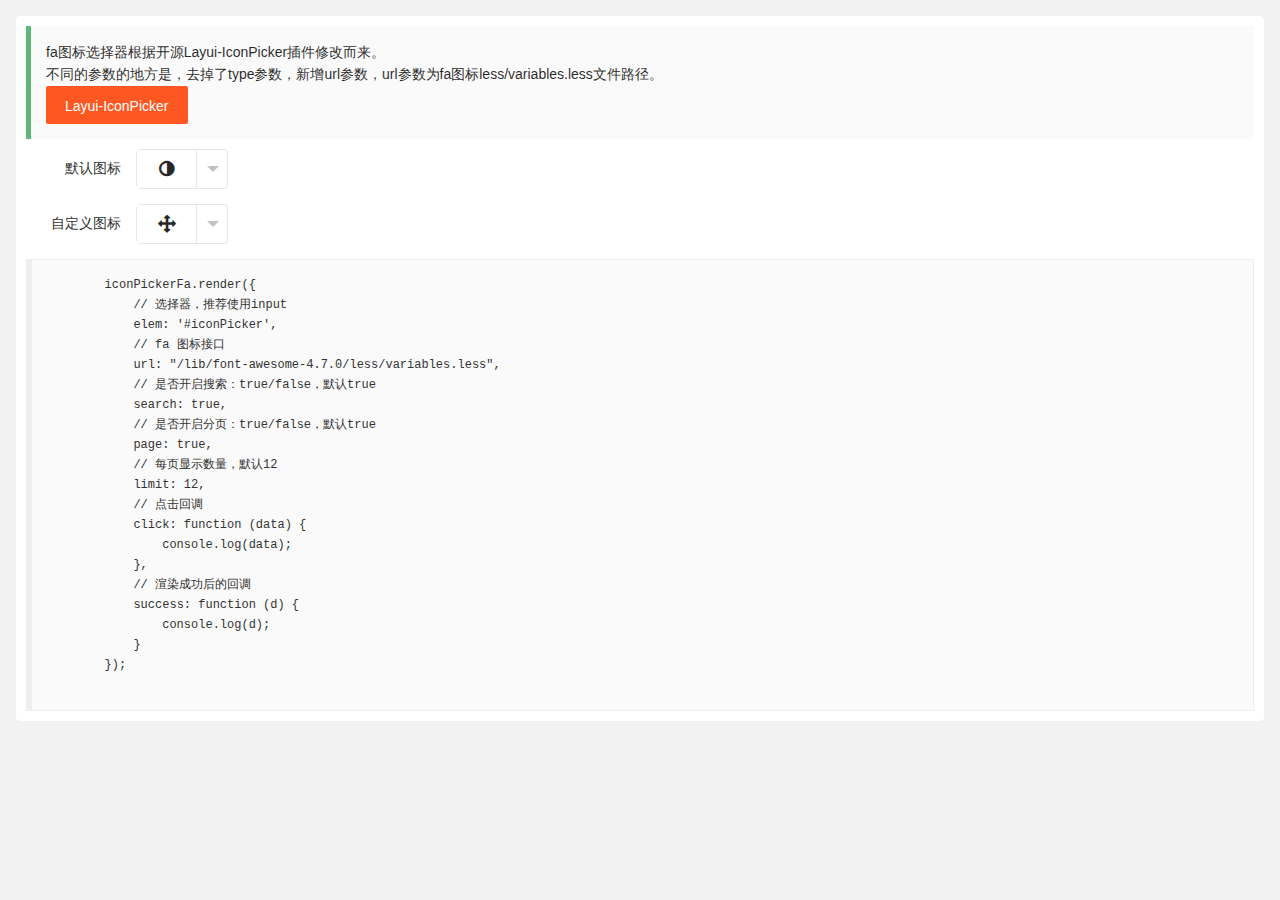
<file: page/icon-picker.html>
<!DOCTYPE html>
<html lang="en">
<head>
    <meta charset="UTF-8">
    <title>图标选择器</title>
    <link rel="stylesheet" href="../lib/layui-v2.6.3/css/layui.css" media="all">
    <link rel="stylesheet" href="../lib/font-awesome-4.7.0/css/font-awesome.min.css" media="all">
    <link rel="stylesheet" href="../css/public.css" media="all">
    <style>
        .layui-iconpicker-body.layui-iconpicker-body-page .hide {display: none;}
    </style>
</head>
<body>
<div class="layuimini-container">
    <div class="layuimini-main">

        <blockquote class="layui-elem-quote">
            fa图标选择器根据开源Layui-IconPicker插件修改而来。<br>
            不同的参数的地方是，去掉了type参数，新增url参数，url参数为fa图标less/variables.less文件路径。<br>
            <a href="https://gitee.com/wujiawei0926/iconpicker" target="_blank" class="layui-btn layui-btn-danger">Layui-IconPicker</a>
        </blockquote>

        <div class="layui-form">
            <div class="layui-form-item">
                <label for="" class="layui-form-label">默认图标</label>
                <div class="layui-input-block">
                    <input type="text" id="iconPicker" lay-filter="iconPicker" class="hide">
                </div>
            </div>

            <div class="layui-form-item">
                <label for="" class="layui-form-label">自定义图标</label>
                <div class="layui-input-block">
                    <input type="text" id="iconPicker1" value="fa-arrows" lay-filter="iconPicker2" class="hide">
                </div>
            </div>
        </div>

        <pre class="layui-code">
        iconPickerFa.render({
            // 选择器，推荐使用input
            elem: '#iconPicker',
            // fa 图标接口
            url: "/lib/font-awesome-4.7.0/less/variables.less",
            // 是否开启搜索：true/false，默认true
            search: true,
            // 是否开启分页：true/false，默认true
            page: true,
            // 每页显示数量，默认12
            limit: 12,
            // 点击回调
            click: function (data) {
                console.log(data);
            },
            // 渲染成功后的回调
            success: function (d) {
                console.log(d);
            }
        });
        </pre>

    </div>
</div>
<script src="../lib/layui-v2.6.3/layui.js" charset="utf-8"></script>
<script src="../js/lay-config.js?v=1.0.4" charset="utf-8"></script>
<script>
    layui.use(['iconPickerFa', 'form', 'layer'], function () {
        var iconPickerFa = layui.iconPickerFa,
            form = layui.form,
            layer = layui.layer,
            $ = layui.$;

        iconPickerFa.render({
            // 选择器，推荐使用input
            elem: '#iconPicker',
            // fa 图标接口
            url: "../lib/font-awesome-4.7.0/less/variables.less",
            // 是否开启搜索：true/false，默认true
            search: true,
            // 是否开启分页：true/false，默认true
            page: true,
            // 每页显示数量，默认12
            limit: 12,
            // 点击回调
            click: function (data) {
                console.log(data);
            },
            // 渲染成功后的回调
            success: function (d) {
                console.log(d);
            }
        });

        iconPickerFa.render({
            // 选择器，推荐使用input
            elem: '#iconPicker1',
            // fa 图标接口
            url: "../lib/font-awesome-4.7.0/less/variables.less",
            // 是否开启搜索：true/false
            search: true,
            // 是否开启分页
            page: true,
            // 每页显示数量，默认12
            limit: 12,
            // 点击回调
            click: function (data) {
                console.log(data);
            },
            // 渲染成功后的回调
            success: function (d) {
                console.log(d);
            }
        });

    });

</script>
</body>
</html>
</file>
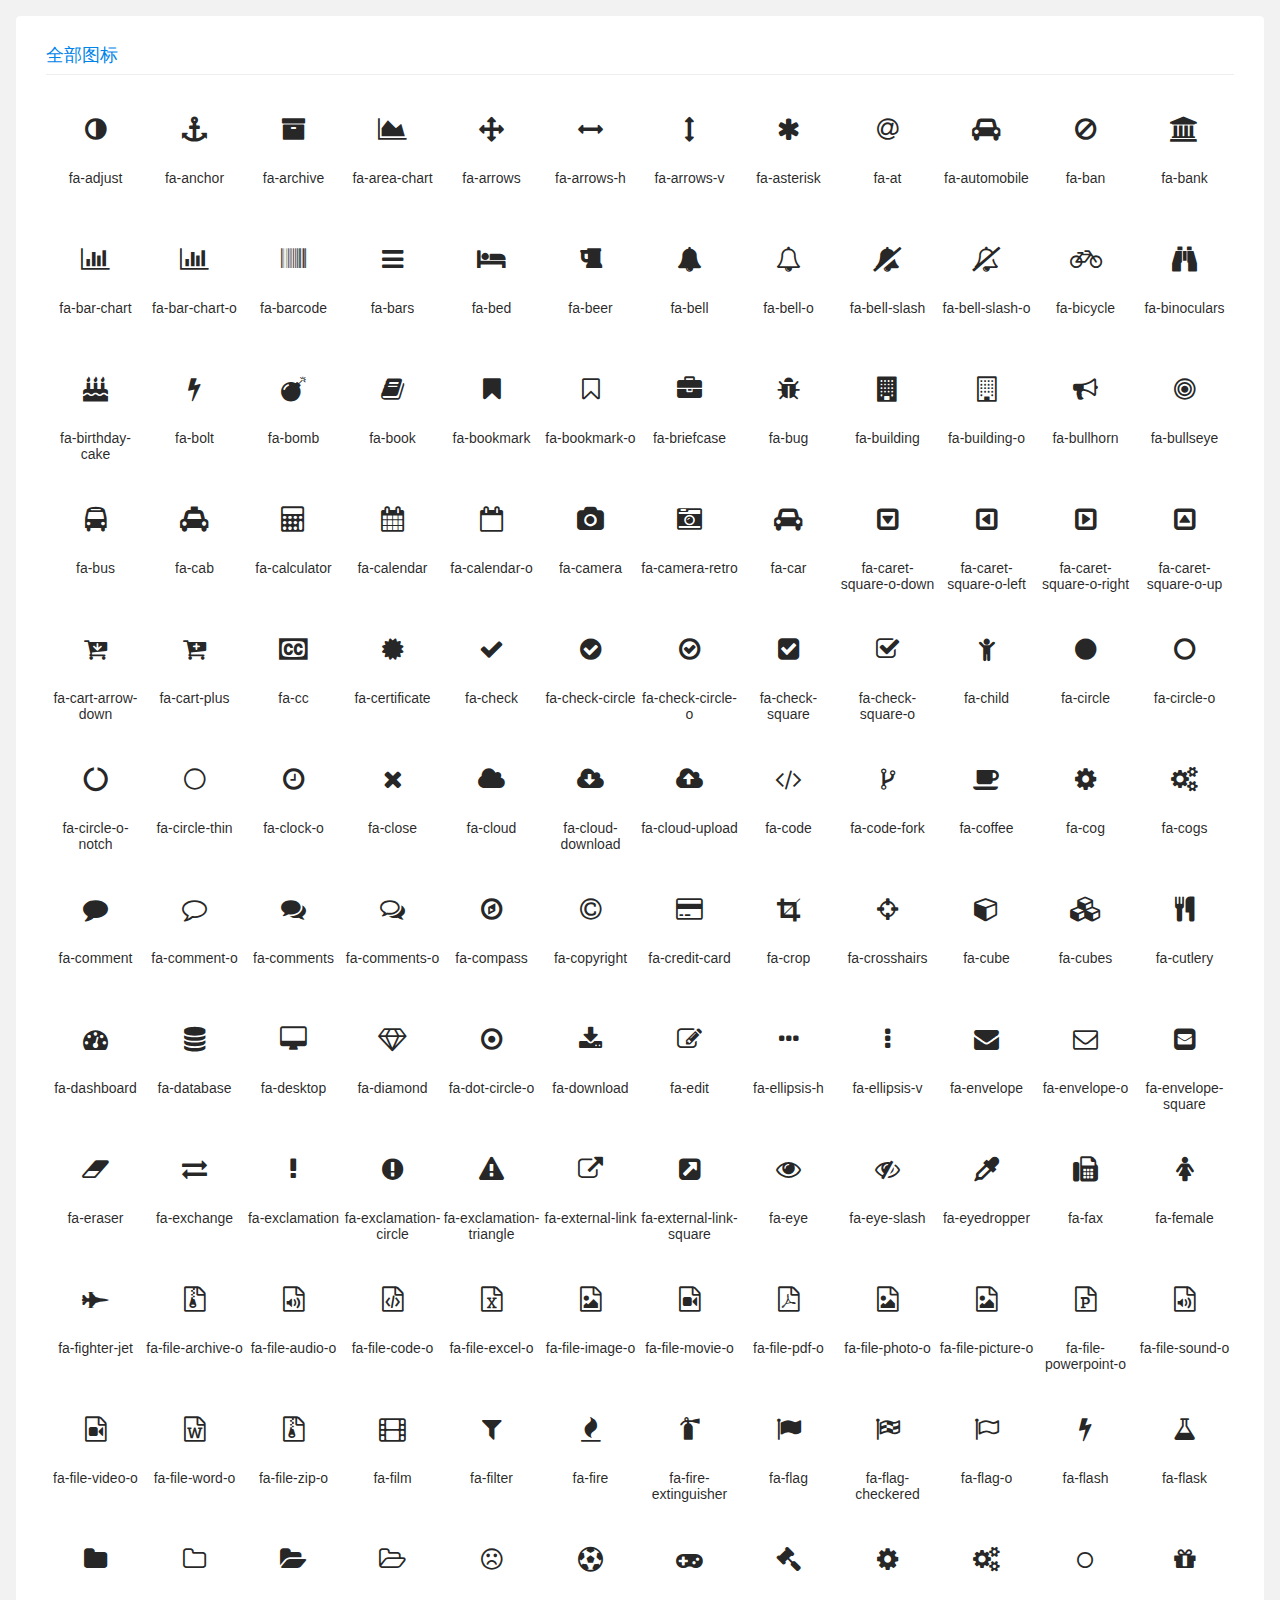
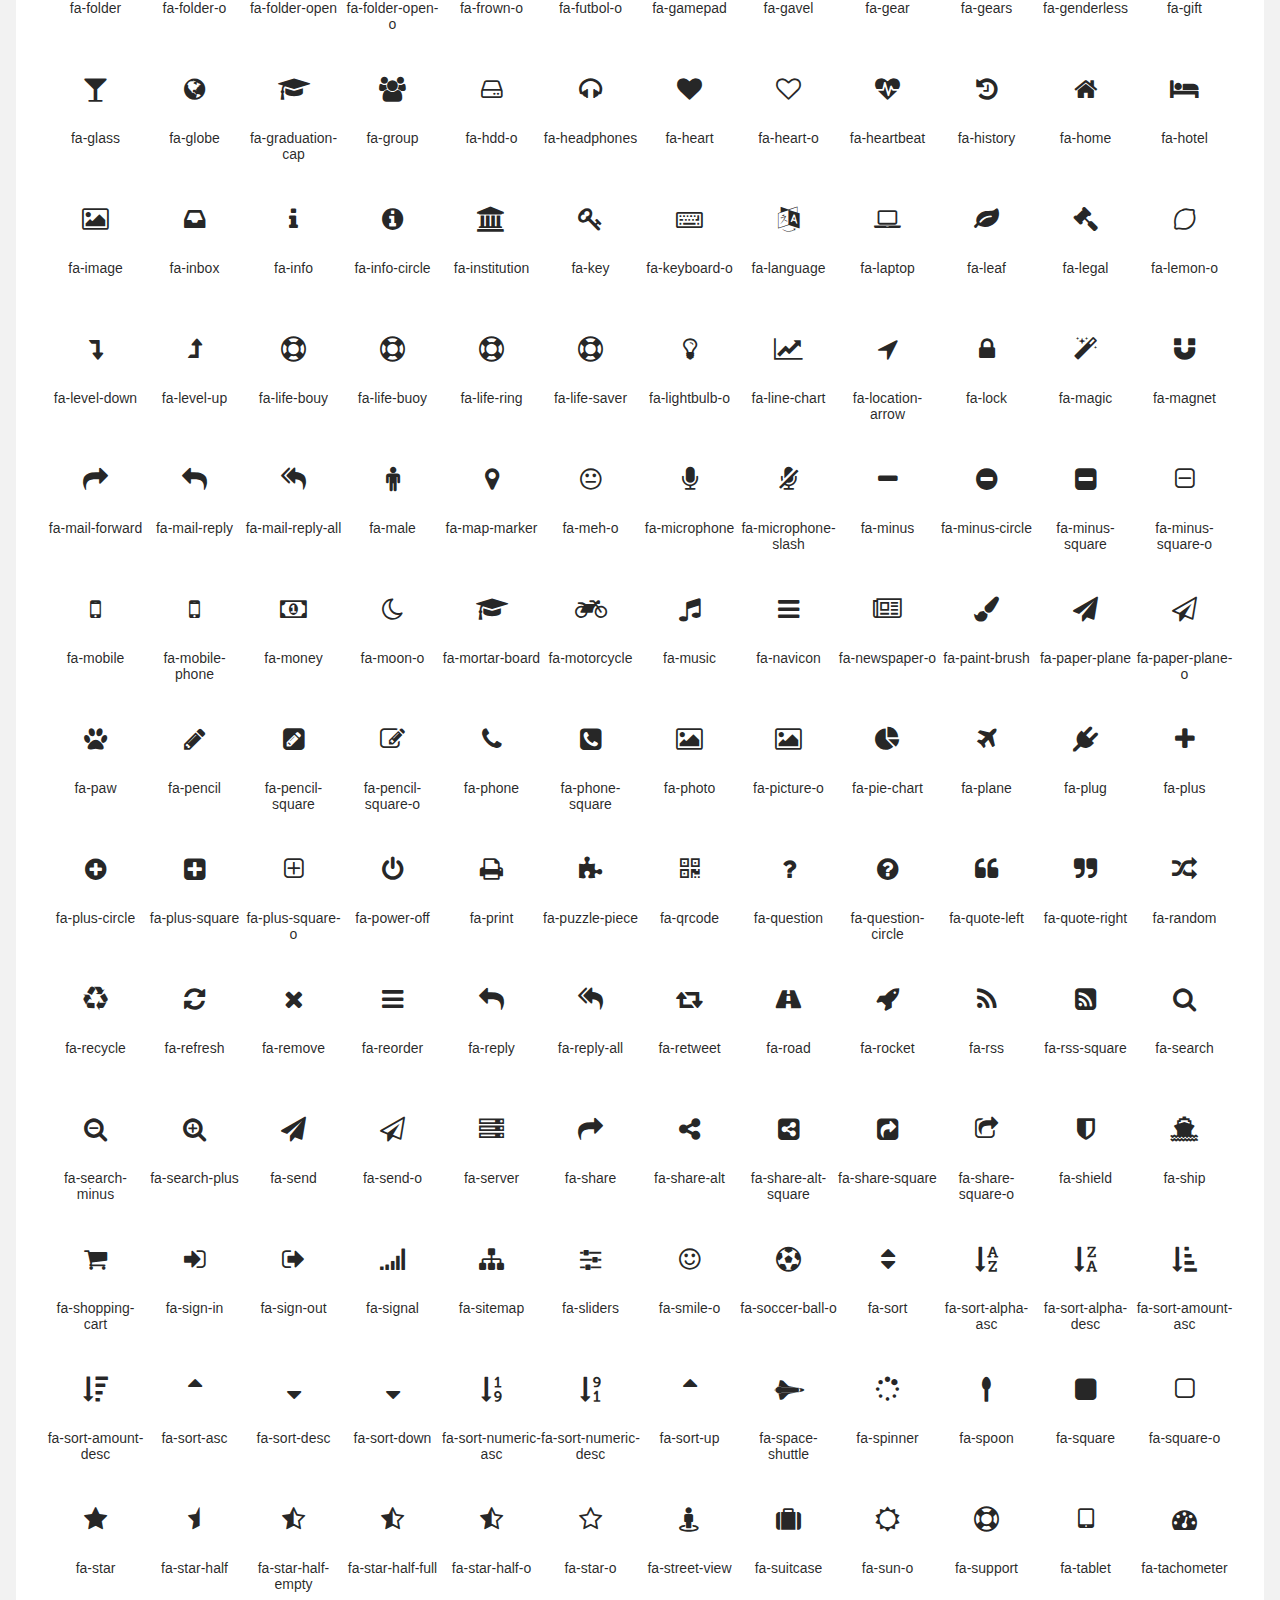
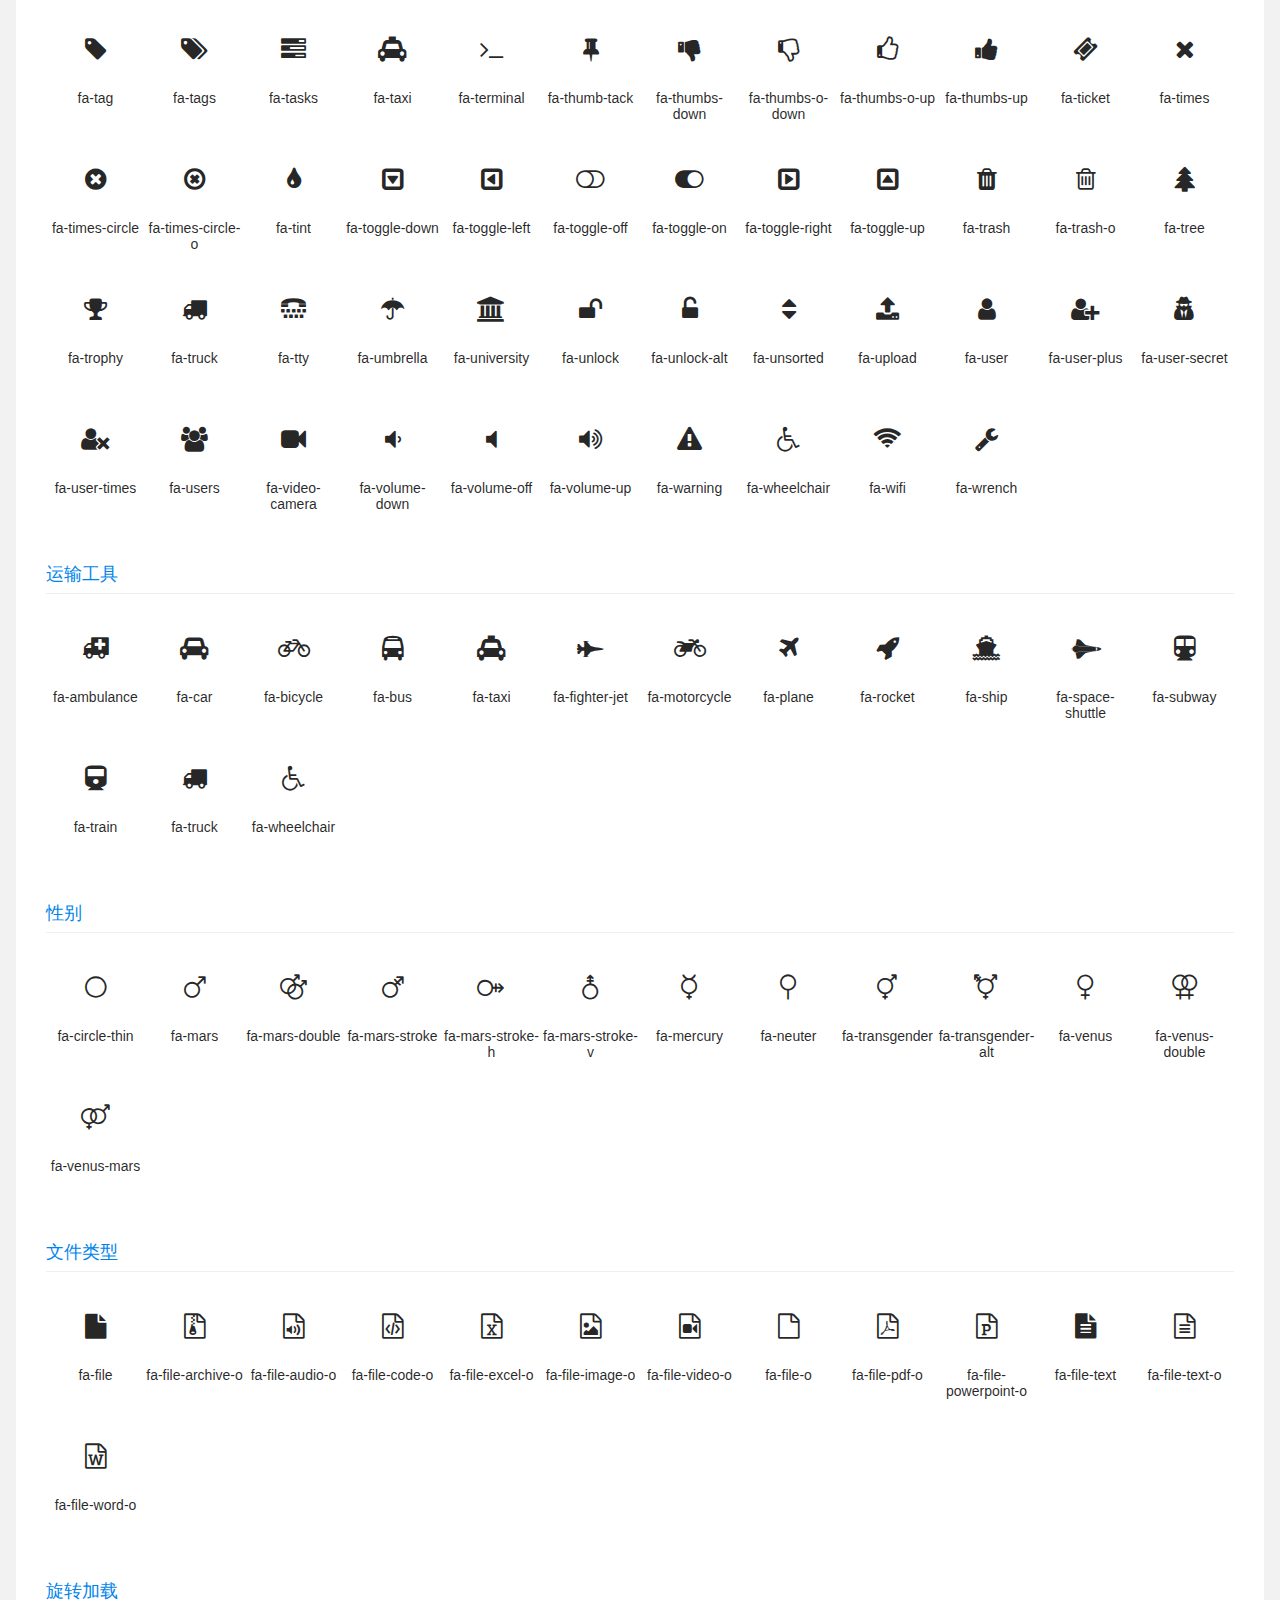
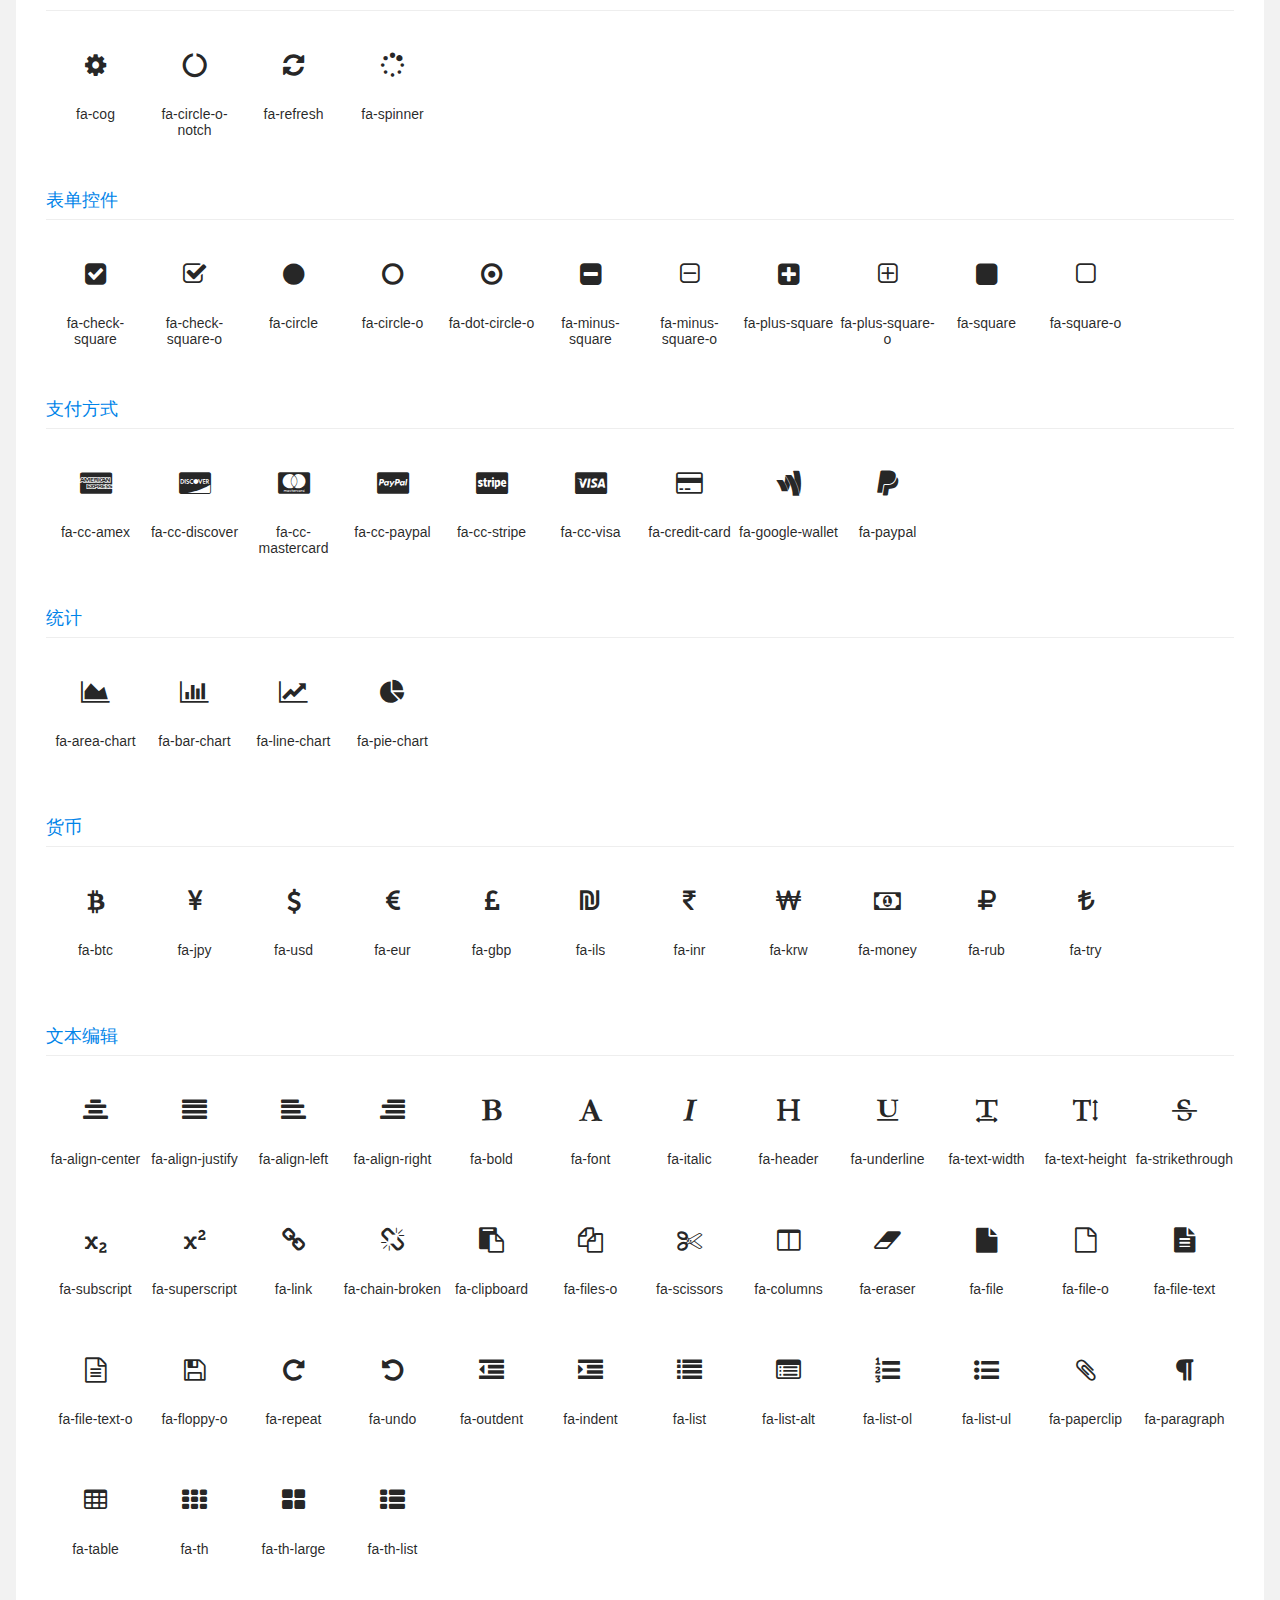
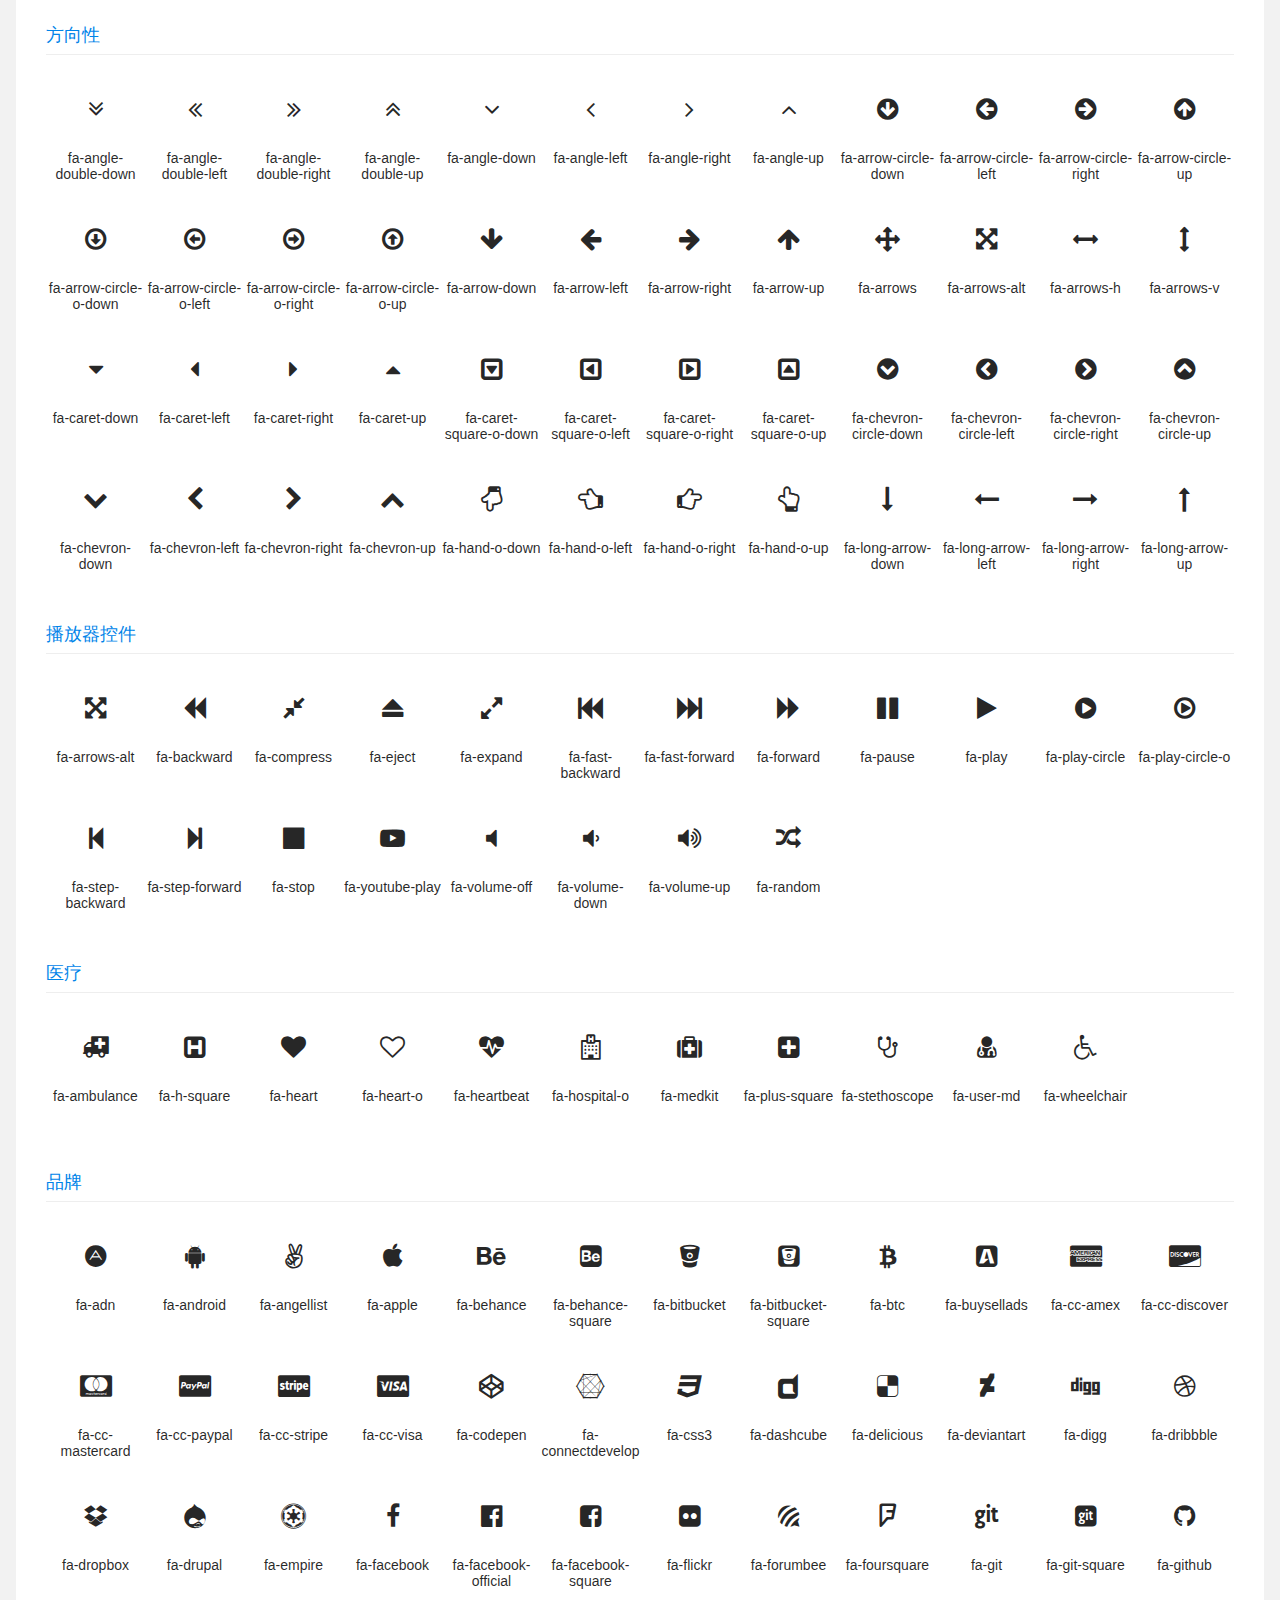
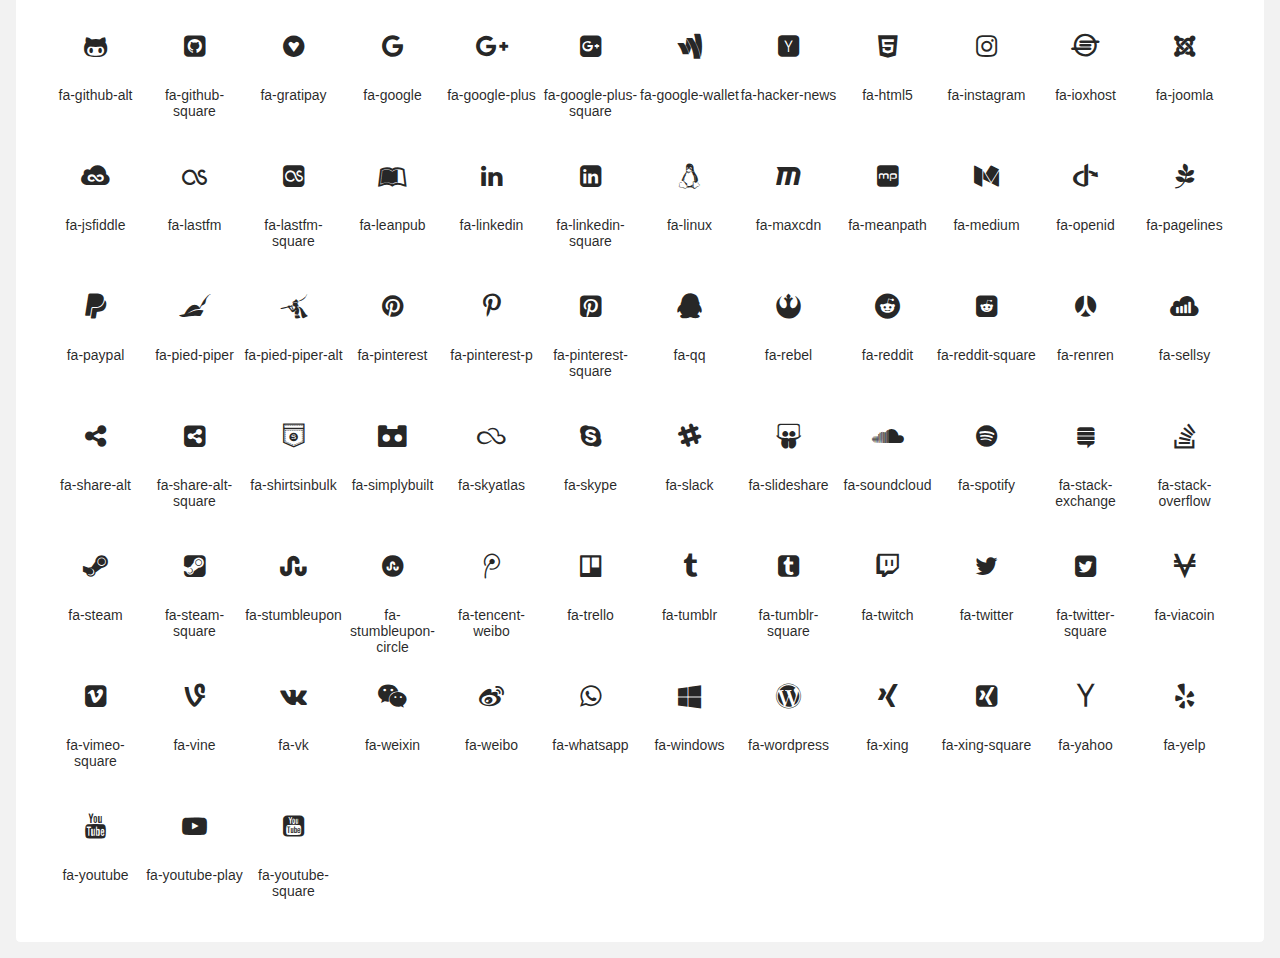
<file: page/icon.html>
<!DOCTYPE html>
<html>
<head>
    <meta charset="utf-8">
    <title>图标列表</title>
    <meta name="renderer" content="webkit">
    <meta http-equiv="X-UA-Compatible" content="IE=edge,chrome=1">
    <meta name="viewport" content="width=device-width, initial-scale=1, maximum-scale=1">
    <meta name="apple-mobile-web-app-status-bar-style" content="black">
    <meta name="apple-mobile-web-app-capable" content="yes">
    <meta name="format-detection" content="telephone=no">
    <link rel="stylesheet" href="../lib/layui-v2.6.3/css/layui.css" media="all">
    <link rel="stylesheet" href="../lib/font-awesome-4.7.0/css/font-awesome.min.css" media="all">
    <link rel="stylesheet" href="../css/public.css" media="all">
    <style>
        h4{ font-size:18px;font-family:"Microsoft YaHei","Simsun",Arial; font-weight:normal; line-height:1; padding:0; margin:0;}
        .icons li{  margin:5px 0; text-align:center; height:120px; cursor:pointer;}
        .icons li i{ display:block; font-size:35px; margin:10px 0; line-height:60px; height:60px;}
        .icons li:hover{ background:#2f4056; border-radius:5px; color:#fff;}
        .icons li:hover i{ font-size:50px;}
        .section{ padding:20px;}
        .section h4 span{ color:#0084e9;}
        .fa {font-size: 25px !important;}
        .fa:hover {font-size: 50px !important;}
    </style>
</head>
<body>
<div class="layuimini-container">
    <div class="layuimini-main">

        <div class="section">
            <h4><span>全部图标</span></h4>
            <hr>
            <ul class="icons layui-row">
                <li class='layui-col-xs4 layui-col-sm3 layui-col-md2 layui-col-lg1 '><i class="fa fa-adjust"></i><span>fa-adjust</span></li>
                <li class='layui-col-xs4 layui-col-sm3 layui-col-md2 layui-col-lg1 '><i class="fa fa-anchor"></i><span>fa-anchor</span></li>
                <li class='layui-col-xs4 layui-col-sm3 layui-col-md2 layui-col-lg1 '><i class="fa fa-archive"></i><span>fa-archive</span></li>
                <li class='layui-col-xs4 layui-col-sm3 layui-col-md2 layui-col-lg1 '><i class="fa fa-area-chart"></i><span>fa-area-chart</span></li>
                <li class='layui-col-xs4 layui-col-sm3 layui-col-md2 layui-col-lg1 '><i class="fa fa-arrows"></i><span>fa-arrows</span></li>
                <li class='layui-col-xs4 layui-col-sm3 layui-col-md2 layui-col-lg1 '><i class="fa fa-arrows-h"></i><span>fa-arrows-h</span></li>
                <li class='layui-col-xs4 layui-col-sm3 layui-col-md2 layui-col-lg1 '><i class="fa fa-arrows-v"></i><span>fa-arrows-v</span></li>
                <li class='layui-col-xs4 layui-col-sm3 layui-col-md2 layui-col-lg1 '><i class="fa fa-asterisk"></i><span>fa-asterisk</span></li>
                <li class='layui-col-xs4 layui-col-sm3 layui-col-md2 layui-col-lg1 '><i class="fa fa-at"></i><span>fa-at</span></li>
                <li class='layui-col-xs4 layui-col-sm3 layui-col-md2 layui-col-lg1 '><i class="fa fa-automobile"></i><span>fa-automobile</span></li>
                <li class='layui-col-xs4 layui-col-sm3 layui-col-md2 layui-col-lg1 '><i class="fa fa-ban"></i><span>fa-ban</span></li>
                <li class='layui-col-xs4 layui-col-sm3 layui-col-md2 layui-col-lg1 '><i class="fa fa-bank"></i><span>fa-bank</span></li>
                <li class='layui-col-xs4 layui-col-sm3 layui-col-md2 layui-col-lg1 '><i class="fa fa-bar-chart"></i><span>fa-bar-chart</span></li>
                <li class='layui-col-xs4 layui-col-sm3 layui-col-md2 layui-col-lg1 '><i class="fa fa-bar-chart-o"></i><span>fa-bar-chart-o</span></li>
                <li class='layui-col-xs4 layui-col-sm3 layui-col-md2 layui-col-lg1 '><i class="fa fa-barcode"></i><span>fa-barcode</span></li>
                <li class='layui-col-xs4 layui-col-sm3 layui-col-md2 layui-col-lg1 '><i class="fa fa-bars"></i><span>fa-bars</span></li>
                <li class='layui-col-xs4 layui-col-sm3 layui-col-md2 layui-col-lg1 '><i class="fa fa-bed"></i><span>fa-bed</span></li>
                <li class='layui-col-xs4 layui-col-sm3 layui-col-md2 layui-col-lg1 '><i class="fa fa-beer"></i><span>fa-beer</span></li>
                <li class='layui-col-xs4 layui-col-sm3 layui-col-md2 layui-col-lg1 '><i class="fa fa-bell"></i><span>fa-bell</span></li>
                <li class='layui-col-xs4 layui-col-sm3 layui-col-md2 layui-col-lg1 '><i class="fa fa-bell-o"></i><span>fa-bell-o</span></li>
                <li class='layui-col-xs4 layui-col-sm3 layui-col-md2 layui-col-lg1 '><i class="fa fa-bell-slash"></i><span>fa-bell-slash</span></li>
                <li class='layui-col-xs4 layui-col-sm3 layui-col-md2 layui-col-lg1 '><i class="fa fa-bell-slash-o"></i><span>fa-bell-slash-o</span></li>
                <li class='layui-col-xs4 layui-col-sm3 layui-col-md2 layui-col-lg1 '><i class="fa fa-bicycle"></i><span>fa-bicycle</span></li>
                <li class='layui-col-xs4 layui-col-sm3 layui-col-md2 layui-col-lg1 '><i class="fa fa-binoculars"></i><span>fa-binoculars</span></li>
                <li class='layui-col-xs4 layui-col-sm3 layui-col-md2 layui-col-lg1 '><i class="fa fa-birthday-cake"></i><span>fa-birthday-cake</span></li>
                <li class='layui-col-xs4 layui-col-sm3 layui-col-md2 layui-col-lg1 '><i class="fa fa-bolt"></i><span>fa-bolt</span></li>
                <li class='layui-col-xs4 layui-col-sm3 layui-col-md2 layui-col-lg1 '><i class="fa fa-bomb"></i><span>fa-bomb</span></li>
                <li class='layui-col-xs4 layui-col-sm3 layui-col-md2 layui-col-lg1 '><i class="fa fa-book"></i><span>fa-book</span></li>
                <li class='layui-col-xs4 layui-col-sm3 layui-col-md2 layui-col-lg1 '><i class="fa fa-bookmark"></i><span>fa-bookmark</span></li>
                <li class='layui-col-xs4 layui-col-sm3 layui-col-md2 layui-col-lg1 '><i class="fa fa-bookmark-o"></i><span>fa-bookmark-o</span></li>
                <li class='layui-col-xs4 layui-col-sm3 layui-col-md2 layui-col-lg1 '><i class="fa fa-briefcase"></i><span>fa-briefcase</span></li>
                <li class='layui-col-xs4 layui-col-sm3 layui-col-md2 layui-col-lg1 '><i class="fa fa-bug"></i><span>fa-bug</span></li>
                <li class='layui-col-xs4 layui-col-sm3 layui-col-md2 layui-col-lg1 '><i class="fa fa-building"></i><span>fa-building</span></li>
                <li class='layui-col-xs4 layui-col-sm3 layui-col-md2 layui-col-lg1 '><i class="fa fa-building-o"></i><span>fa-building-o</span></li>
                <li class='layui-col-xs4 layui-col-sm3 layui-col-md2 layui-col-lg1 '><i class="fa fa-bullhorn"></i><span>fa-bullhorn</span></li>
                <li class='layui-col-xs4 layui-col-sm3 layui-col-md2 layui-col-lg1 '><i class="fa fa-bullseye"></i><span>fa-bullseye</span></li>
                <li class='layui-col-xs4 layui-col-sm3 layui-col-md2 layui-col-lg1 '><i class="fa fa-bus"></i><span>fa-bus</span></li>
                <li class='layui-col-xs4 layui-col-sm3 layui-col-md2 layui-col-lg1 '><i class="fa fa-cab"></i><span>fa-cab</span></li>
                <li class='layui-col-xs4 layui-col-sm3 layui-col-md2 layui-col-lg1 '><i class="fa fa-calculator"></i><span>fa-calculator</span></li>
                <li class='layui-col-xs4 layui-col-sm3 layui-col-md2 layui-col-lg1 '><i class="fa fa-calendar"></i><span>fa-calendar</span></li>
                <li class='layui-col-xs4 layui-col-sm3 layui-col-md2 layui-col-lg1 '><i class="fa fa-calendar-o"></i><span>fa-calendar-o</span></li>
                <li class='layui-col-xs4 layui-col-sm3 layui-col-md2 layui-col-lg1 '><i class="fa fa-camera"></i><span>fa-camera</span></li>
                <li class='layui-col-xs4 layui-col-sm3 layui-col-md2 layui-col-lg1 '><i class="fa fa-camera-retro"></i><span>fa-camera-retro</span></li>
                <li class='layui-col-xs4 layui-col-sm3 layui-col-md2 layui-col-lg1 '><i class="fa fa-car"></i><span>fa-car</span></li>
                <li class='layui-col-xs4 layui-col-sm3 layui-col-md2 layui-col-lg1 '><i class="fa fa-caret-square-o-down"></i><span>fa-caret-square-o-down</span></li>
                <li class='layui-col-xs4 layui-col-sm3 layui-col-md2 layui-col-lg1 '><i class="fa fa-caret-square-o-left"></i><span>fa-caret-square-o-left</span></li>
                <li class='layui-col-xs4 layui-col-sm3 layui-col-md2 layui-col-lg1 '><i class="fa fa-caret-square-o-right"></i><span>fa-caret-square-o-right</span></li>
                <li class='layui-col-xs4 layui-col-sm3 layui-col-md2 layui-col-lg1 '><i class="fa fa-caret-square-o-up"></i><span>fa-caret-square-o-up</span></li>
                <li class='layui-col-xs4 layui-col-sm3 layui-col-md2 layui-col-lg1 '><i class="fa fa-cart-arrow-down"></i><span>fa-cart-arrow-down</span></li>
                <li class='layui-col-xs4 layui-col-sm3 layui-col-md2 layui-col-lg1 '><i class="fa fa-cart-plus"></i><span>fa-cart-plus</span></li>
                <li class='layui-col-xs4 layui-col-sm3 layui-col-md2 layui-col-lg1 '><i class="fa fa-cc"></i><span>fa-cc</span></li>
                <li class='layui-col-xs4 layui-col-sm3 layui-col-md2 layui-col-lg1 '><i class="fa fa-certificate"></i><span>fa-certificate</span></li>
                <li class='layui-col-xs4 layui-col-sm3 layui-col-md2 layui-col-lg1 '><i class="fa fa-check"></i><span>fa-check</span></li>
                <li class='layui-col-xs4 layui-col-sm3 layui-col-md2 layui-col-lg1 '><i class="fa fa-check-circle"></i><span>fa-check-circle</span></li>
                <li class='layui-col-xs4 layui-col-sm3 layui-col-md2 layui-col-lg1 '><i class="fa fa-check-circle-o"></i><span>fa-check-circle-o</span></li>
                <li class='layui-col-xs4 layui-col-sm3 layui-col-md2 layui-col-lg1 '><i class="fa fa-check-square"></i><span>fa-check-square</span></li>
                <li class='layui-col-xs4 layui-col-sm3 layui-col-md2 layui-col-lg1 '><i class="fa fa-check-square-o"></i><span>fa-check-square-o</span></li>
                <li class='layui-col-xs4 layui-col-sm3 layui-col-md2 layui-col-lg1 '><i class="fa fa-child"></i><span>fa-child</span></li>
                <li class='layui-col-xs4 layui-col-sm3 layui-col-md2 layui-col-lg1 '><i class="fa fa-circle"></i><span>fa-circle</span></li>
                <li class='layui-col-xs4 layui-col-sm3 layui-col-md2 layui-col-lg1 '><i class="fa fa-circle-o"></i><span>fa-circle-o</span></li>
                <li class='layui-col-xs4 layui-col-sm3 layui-col-md2 layui-col-lg1 '><i class="fa fa-circle-o-notch"></i><span>fa-circle-o-notch</span></li>
                <li class='layui-col-xs4 layui-col-sm3 layui-col-md2 layui-col-lg1 '><i class="fa fa-circle-thin"></i><span>fa-circle-thin</span></li>
                <li class='layui-col-xs4 layui-col-sm3 layui-col-md2 layui-col-lg1 '><i class="fa fa-clock-o"></i><span>fa-clock-o</span></li>
                <li class='layui-col-xs4 layui-col-sm3 layui-col-md2 layui-col-lg1 '><i class="fa fa-close"></i><span>fa-close</span></li>
                <li class='layui-col-xs4 layui-col-sm3 layui-col-md2 layui-col-lg1 '><i class="fa fa-cloud"></i><span>fa-cloud</span></li>
                <li class='layui-col-xs4 layui-col-sm3 layui-col-md2 layui-col-lg1 '><i class="fa fa-cloud-download"></i><span>fa-cloud-download</span></li>
                <li class='layui-col-xs4 layui-col-sm3 layui-col-md2 layui-col-lg1 '><i class="fa fa-cloud-upload"></i><span>fa-cloud-upload</span></li>
                <li class='layui-col-xs4 layui-col-sm3 layui-col-md2 layui-col-lg1 '><i class="fa fa-code"></i><span>fa-code</span></li>
                <li class='layui-col-xs4 layui-col-sm3 layui-col-md2 layui-col-lg1 '><i class="fa fa-code-fork"></i><span>fa-code-fork</span></li>
                <li class='layui-col-xs4 layui-col-sm3 layui-col-md2 layui-col-lg1 '><i class="fa fa-coffee"></i><span>fa-coffee</span></li>
                <li class='layui-col-xs4 layui-col-sm3 layui-col-md2 layui-col-lg1 '><i class="fa fa-cog"></i><span>fa-cog</span></li>
                <li class='layui-col-xs4 layui-col-sm3 layui-col-md2 layui-col-lg1 '><i class="fa fa-cogs"></i><span>fa-cogs</span></li>
                <li class='layui-col-xs4 layui-col-sm3 layui-col-md2 layui-col-lg1 '><i class="fa fa-comment"></i><span>fa-comment</span></li>
                <li class='layui-col-xs4 layui-col-sm3 layui-col-md2 layui-col-lg1 '><i class="fa fa-comment-o"></i><span>fa-comment-o</span></li>
                <li class='layui-col-xs4 layui-col-sm3 layui-col-md2 layui-col-lg1 '><i class="fa fa-comments"></i><span>fa-comments</span></li>
                <li class='layui-col-xs4 layui-col-sm3 layui-col-md2 layui-col-lg1 '><i class="fa fa-comments-o"></i><span>fa-comments-o</span></li>
                <li class='layui-col-xs4 layui-col-sm3 layui-col-md2 layui-col-lg1 '><i class="fa fa-compass"></i><span>fa-compass</span></li>
                <li class='layui-col-xs4 layui-col-sm3 layui-col-md2 layui-col-lg1 '><i class="fa fa-copyright"></i><span>fa-copyright</span></li>
                <li class='layui-col-xs4 layui-col-sm3 layui-col-md2 layui-col-lg1 '><i class="fa fa-credit-card"></i><span>fa-credit-card</span></li>
                <li class='layui-col-xs4 layui-col-sm3 layui-col-md2 layui-col-lg1 '><i class="fa fa-crop"></i><span>fa-crop</span></li>
                <li class='layui-col-xs4 layui-col-sm3 layui-col-md2 layui-col-lg1 '><i class="fa fa-crosshairs"></i><span>fa-crosshairs</span></li>
                <li class='layui-col-xs4 layui-col-sm3 layui-col-md2 layui-col-lg1 '><i class="fa fa-cube"></i><span>fa-cube</span></li>
                <li class='layui-col-xs4 layui-col-sm3 layui-col-md2 layui-col-lg1 '><i class="fa fa-cubes"></i><span>fa-cubes</span></li>
                <li class='layui-col-xs4 layui-col-sm3 layui-col-md2 layui-col-lg1 '><i class="fa fa-cutlery"></i><span>fa-cutlery</span></li>
                <li class='layui-col-xs4 layui-col-sm3 layui-col-md2 layui-col-lg1 '><i class="fa fa-dashboard"></i><span>fa-dashboard</span></li>
                <li class='layui-col-xs4 layui-col-sm3 layui-col-md2 layui-col-lg1 '><i class="fa fa-database"></i><span>fa-database</span></li>
                <li class='layui-col-xs4 layui-col-sm3 layui-col-md2 layui-col-lg1 '><i class="fa fa-desktop"></i><span>fa-desktop</span></li>
                <li class='layui-col-xs4 layui-col-sm3 layui-col-md2 layui-col-lg1 '><i class="fa fa-diamond"></i><span>fa-diamond</span></li>
                <li class='layui-col-xs4 layui-col-sm3 layui-col-md2 layui-col-lg1 '><i class="fa fa-dot-circle-o"></i><span>fa-dot-circle-o</span></li>
                <li class='layui-col-xs4 layui-col-sm3 layui-col-md2 layui-col-lg1 '><i class="fa fa-download"></i><span>fa-download</span></li>
                <li class='layui-col-xs4 layui-col-sm3 layui-col-md2 layui-col-lg1 '><i class="fa fa-edit"></i><span>fa-edit</span></li>
                <li class='layui-col-xs4 layui-col-sm3 layui-col-md2 layui-col-lg1 '><i class="fa fa-ellipsis-h"></i><span>fa-ellipsis-h</span></li>
                <li class='layui-col-xs4 layui-col-sm3 layui-col-md2 layui-col-lg1 '><i class="fa fa-ellipsis-v"></i><span>fa-ellipsis-v</span></li>
                <li class='layui-col-xs4 layui-col-sm3 layui-col-md2 layui-col-lg1 '><i class="fa fa-envelope"></i><span>fa-envelope</span></li>
                <li class='layui-col-xs4 layui-col-sm3 layui-col-md2 layui-col-lg1 '><i class="fa fa-envelope-o"></i><span>fa-envelope-o</span></li>
                <li class='layui-col-xs4 layui-col-sm3 layui-col-md2 layui-col-lg1 '><i class="fa fa-envelope-square"></i><span>fa-envelope-square</span></li>
                <li class='layui-col-xs4 layui-col-sm3 layui-col-md2 layui-col-lg1 '><i class="fa fa-eraser"></i><span>fa-eraser</span></li>
                <li class='layui-col-xs4 layui-col-sm3 layui-col-md2 layui-col-lg1 '><i class="fa fa-exchange"></i><span>fa-exchange</span></li>
                <li class='layui-col-xs4 layui-col-sm3 layui-col-md2 layui-col-lg1 '><i class="fa fa-exclamation"></i><span>fa-exclamation</span></li>
                <li class='layui-col-xs4 layui-col-sm3 layui-col-md2 layui-col-lg1 '><i class="fa fa-exclamation-circle"></i><span>fa-exclamation-circle</span></li>
                <li class='layui-col-xs4 layui-col-sm3 layui-col-md2 layui-col-lg1 '><i class="fa fa-exclamation-triangle"></i><span>fa-exclamation-triangle</span></li>
                <li class='layui-col-xs4 layui-col-sm3 layui-col-md2 layui-col-lg1 '><i class="fa fa-external-link"></i><span>fa-external-link</span></li>
                <li class='layui-col-xs4 layui-col-sm3 layui-col-md2 layui-col-lg1 '><i class="fa fa-external-link-square"></i><span>fa-external-link-square</span></li>
                <li class='layui-col-xs4 layui-col-sm3 layui-col-md2 layui-col-lg1 '><i class="fa fa-eye"></i><span>fa-eye</span></li>
                <li class='layui-col-xs4 layui-col-sm3 layui-col-md2 layui-col-lg1 '><i class="fa fa-eye-slash"></i><span>fa-eye-slash</span></li>
                <li class='layui-col-xs4 layui-col-sm3 layui-col-md2 layui-col-lg1 '><i class="fa fa-eyedropper"></i><span>fa-eyedropper</span></li>
                <li class='layui-col-xs4 layui-col-sm3 layui-col-md2 layui-col-lg1 '><i class="fa fa-fax"></i><span>fa-fax</span></li>
                <li class='layui-col-xs4 layui-col-sm3 layui-col-md2 layui-col-lg1 '><i class="fa fa-female"></i><span>fa-female</span></li>
                <li class='layui-col-xs4 layui-col-sm3 layui-col-md2 layui-col-lg1 '><i class="fa fa-fighter-jet"></i><span>fa-fighter-jet</span></li>
                <li class='layui-col-xs4 layui-col-sm3 layui-col-md2 layui-col-lg1 '><i class="fa fa-file-archive-o"></i><span>fa-file-archive-o</span></li>
                <li class='layui-col-xs4 layui-col-sm3 layui-col-md2 layui-col-lg1 '><i class="fa fa-file-audio-o"></i><span>fa-file-audio-o</span></li>
                <li class='layui-col-xs4 layui-col-sm3 layui-col-md2 layui-col-lg1 '><i class="fa fa-file-code-o"></i><span>fa-file-code-o</span></li>
                <li class='layui-col-xs4 layui-col-sm3 layui-col-md2 layui-col-lg1 '><i class="fa fa-file-excel-o"></i><span>fa-file-excel-o</span></li>
                <li class='layui-col-xs4 layui-col-sm3 layui-col-md2 layui-col-lg1 '><i class="fa fa-file-image-o"></i><span>fa-file-image-o</span></li>
                <li class='layui-col-xs4 layui-col-sm3 layui-col-md2 layui-col-lg1 '><i class="fa fa-file-movie-o"></i><span>fa-file-movie-o</span></li>
                <li class='layui-col-xs4 layui-col-sm3 layui-col-md2 layui-col-lg1 '><i class="fa fa-file-pdf-o"></i><span>fa-file-pdf-o</span></li>
                <li class='layui-col-xs4 layui-col-sm3 layui-col-md2 layui-col-lg1 '><i class="fa fa-file-photo-o"></i><span>fa-file-photo-o</span></li>
                <li class='layui-col-xs4 layui-col-sm3 layui-col-md2 layui-col-lg1 '><i class="fa fa-file-picture-o"></i><span>fa-file-picture-o</span></li>
                <li class='layui-col-xs4 layui-col-sm3 layui-col-md2 layui-col-lg1 '><i class="fa fa-file-powerpoint-o"></i><span>fa-file-powerpoint-o</span></li>
                <li class='layui-col-xs4 layui-col-sm3 layui-col-md2 layui-col-lg1 '><i class="fa fa-file-sound-o"></i><span>fa-file-sound-o</span></li>
                <li class='layui-col-xs4 layui-col-sm3 layui-col-md2 layui-col-lg1 '><i class="fa fa-file-video-o"></i><span>fa-file-video-o</span></li>
                <li class='layui-col-xs4 layui-col-sm3 layui-col-md2 layui-col-lg1 '><i class="fa fa-file-word-o"></i><span>fa-file-word-o</span></li>
                <li class='layui-col-xs4 layui-col-sm3 layui-col-md2 layui-col-lg1 '><i class="fa fa-file-zip-o"></i><span>fa-file-zip-o</span></li>
                <li class='layui-col-xs4 layui-col-sm3 layui-col-md2 layui-col-lg1 '><i class="fa fa-film"></i><span>fa-film</span></li>
                <li class='layui-col-xs4 layui-col-sm3 layui-col-md2 layui-col-lg1 '><i class="fa fa-filter"></i><span>fa-filter</span></li>
                <li class='layui-col-xs4 layui-col-sm3 layui-col-md2 layui-col-lg1 '><i class="fa fa-fire"></i><span>fa-fire</span></li>
                <li class='layui-col-xs4 layui-col-sm3 layui-col-md2 layui-col-lg1 '><i class="fa fa-fire-extinguisher"></i><span>fa-fire-extinguisher</span></li>
                <li class='layui-col-xs4 layui-col-sm3 layui-col-md2 layui-col-lg1 '><i class="fa fa-flag"></i><span>fa-flag</span></li>
                <li class='layui-col-xs4 layui-col-sm3 layui-col-md2 layui-col-lg1 '><i class="fa fa-flag-checkered"></i><span>fa-flag-checkered</span></li>
                <li class='layui-col-xs4 layui-col-sm3 layui-col-md2 layui-col-lg1 '><i class="fa fa-flag-o"></i><span>fa-flag-o</span></li>
                <li class='layui-col-xs4 layui-col-sm3 layui-col-md2 layui-col-lg1 '><i class="fa fa-flash"></i><span>fa-flash</span></li>
                <li class='layui-col-xs4 layui-col-sm3 layui-col-md2 layui-col-lg1 '><i class="fa fa-flask"></i><span>fa-flask</span></li>
                <li class='layui-col-xs4 layui-col-sm3 layui-col-md2 layui-col-lg1 '><i class="fa fa-folder"></i><span>fa-folder</span></li>
                <li class='layui-col-xs4 layui-col-sm3 layui-col-md2 layui-col-lg1 '><i class="fa fa-folder-o"></i><span>fa-folder-o</span></li>
                <li class='layui-col-xs4 layui-col-sm3 layui-col-md2 layui-col-lg1 '><i class="fa fa-folder-open"></i><span>fa-folder-open</span></li>
                <li class='layui-col-xs4 layui-col-sm3 layui-col-md2 layui-col-lg1 '><i class="fa fa-folder-open-o"></i><span>fa-folder-open-o</span></li>
                <li class='layui-col-xs4 layui-col-sm3 layui-col-md2 layui-col-lg1 '><i class="fa fa-frown-o"></i><span>fa-frown-o</span></li>
                <li class='layui-col-xs4 layui-col-sm3 layui-col-md2 layui-col-lg1 '><i class="fa fa-futbol-o"></i><span>fa-futbol-o</span></li>
                <li class='layui-col-xs4 layui-col-sm3 layui-col-md2 layui-col-lg1 '><i class="fa fa-gamepad"></i><span>fa-gamepad</span></li>
                <li class='layui-col-xs4 layui-col-sm3 layui-col-md2 layui-col-lg1 '><i class="fa fa-gavel"></i><span>fa-gavel</span></li>
                <li class='layui-col-xs4 layui-col-sm3 layui-col-md2 layui-col-lg1 '><i class="fa fa-gear"></i><span>fa-gear</span></li>
                <li class='layui-col-xs4 layui-col-sm3 layui-col-md2 layui-col-lg1 '><i class="fa fa-gears"></i><span>fa-gears</span></li>
                <li class='layui-col-xs4 layui-col-sm3 layui-col-md2 layui-col-lg1 '><i class="fa fa-genderless"></i><span>fa-genderless</span></li>
                <li class='layui-col-xs4 layui-col-sm3 layui-col-md2 layui-col-lg1 '><i class="fa fa-gift"></i><span>fa-gift</span></li>
                <li class='layui-col-xs4 layui-col-sm3 layui-col-md2 layui-col-lg1 '><i class="fa fa-glass"></i><span>fa-glass</span></li>
                <li class='layui-col-xs4 layui-col-sm3 layui-col-md2 layui-col-lg1 '><i class="fa fa-globe"></i><span>fa-globe</span></li>
                <li class='layui-col-xs4 layui-col-sm3 layui-col-md2 layui-col-lg1 '><i class="fa fa-graduation-cap"></i><span>fa-graduation-cap</span></li>
                <li class='layui-col-xs4 layui-col-sm3 layui-col-md2 layui-col-lg1 '><i class="fa fa-group"></i><span>fa-group</span></li>
                <li class='layui-col-xs4 layui-col-sm3 layui-col-md2 layui-col-lg1 '><i class="fa fa-hdd-o"></i><span>fa-hdd-o</span></li>
                <li class='layui-col-xs4 layui-col-sm3 layui-col-md2 layui-col-lg1 '><i class="fa fa-headphones"></i><span>fa-headphones</span></li>
                <li class='layui-col-xs4 layui-col-sm3 layui-col-md2 layui-col-lg1 '><i class="fa fa-heart"></i><span>fa-heart</span></li>
                <li class='layui-col-xs4 layui-col-sm3 layui-col-md2 layui-col-lg1 '><i class="fa fa-heart-o"></i><span>fa-heart-o</span></li>
                <li class='layui-col-xs4 layui-col-sm3 layui-col-md2 layui-col-lg1 '><i class="fa fa-heartbeat"></i><span>fa-heartbeat</span></li>
                <li class='layui-col-xs4 layui-col-sm3 layui-col-md2 layui-col-lg1 '><i class="fa fa-history"></i><span>fa-history</span></li>
                <li class='layui-col-xs4 layui-col-sm3 layui-col-md2 layui-col-lg1 '><i class="fa fa-home"></i><span>fa-home</span></li>
                <li class='layui-col-xs4 layui-col-sm3 layui-col-md2 layui-col-lg1 '><i class="fa fa-hotel"></i><span>fa-hotel</span></li>
                <li class='layui-col-xs4 layui-col-sm3 layui-col-md2 layui-col-lg1 '><i class="fa fa-image"></i><span>fa-image</span></li>
                <li class='layui-col-xs4 layui-col-sm3 layui-col-md2 layui-col-lg1 '><i class="fa fa-inbox"></i><span>fa-inbox</span></li>
                <li class='layui-col-xs4 layui-col-sm3 layui-col-md2 layui-col-lg1 '><i class="fa fa-info"></i><span>fa-info</span></li>
                <li class='layui-col-xs4 layui-col-sm3 layui-col-md2 layui-col-lg1 '><i class="fa fa-info-circle"></i><span>fa-info-circle</span></li>
                <li class='layui-col-xs4 layui-col-sm3 layui-col-md2 layui-col-lg1 '><i class="fa fa-institution"></i><span>fa-institution</span></li>
                <li class='layui-col-xs4 layui-col-sm3 layui-col-md2 layui-col-lg1 '><i class="fa fa-key"></i><span>fa-key</span></li>
                <li class='layui-col-xs4 layui-col-sm3 layui-col-md2 layui-col-lg1 '><i class="fa fa-keyboard-o"></i><span>fa-keyboard-o</span></li>
                <li class='layui-col-xs4 layui-col-sm3 layui-col-md2 layui-col-lg1 '><i class="fa fa-language"></i><span>fa-language</span></li>
                <li class='layui-col-xs4 layui-col-sm3 layui-col-md2 layui-col-lg1 '><i class="fa fa-laptop"></i><span>fa-laptop</span></li>
                <li class='layui-col-xs4 layui-col-sm3 layui-col-md2 layui-col-lg1 '><i class="fa fa-leaf"></i><span>fa-leaf</span></li>
                <li class='layui-col-xs4 layui-col-sm3 layui-col-md2 layui-col-lg1 '><i class="fa fa-legal"></i><span>fa-legal</span></li>
                <li class='layui-col-xs4 layui-col-sm3 layui-col-md2 layui-col-lg1 '><i class="fa fa-lemon-o"></i><span>fa-lemon-o</span></li>
                <li class='layui-col-xs4 layui-col-sm3 layui-col-md2 layui-col-lg1 '><i class="fa fa-level-down"></i><span>fa-level-down</span></li>
                <li class='layui-col-xs4 layui-col-sm3 layui-col-md2 layui-col-lg1 '><i class="fa fa-level-up"></i><span>fa-level-up</span></li>
                <li class='layui-col-xs4 layui-col-sm3 layui-col-md2 layui-col-lg1 '><i class="fa fa-life-bouy"></i><span>fa-life-bouy</span></li>
                <li class='layui-col-xs4 layui-col-sm3 layui-col-md2 layui-col-lg1 '><i class="fa fa-life-buoy"></i><span>fa-life-buoy</span></li>
                <li class='layui-col-xs4 layui-col-sm3 layui-col-md2 layui-col-lg1 '><i class="fa fa-life-ring"></i><span>fa-life-ring</span></li>
                <li class='layui-col-xs4 layui-col-sm3 layui-col-md2 layui-col-lg1 '><i class="fa fa-life-saver"></i><span>fa-life-saver</span></li>
                <li class='layui-col-xs4 layui-col-sm3 layui-col-md2 layui-col-lg1 '><i class="fa fa-lightbulb-o"></i><span>fa-lightbulb-o</span></li>
                <li class='layui-col-xs4 layui-col-sm3 layui-col-md2 layui-col-lg1 '><i class="fa fa-line-chart"></i><span>fa-line-chart</span></li>
                <li class='layui-col-xs4 layui-col-sm3 layui-col-md2 layui-col-lg1 '><i class="fa fa-location-arrow"></i><span>fa-location-arrow</span></li>
                <li class='layui-col-xs4 layui-col-sm3 layui-col-md2 layui-col-lg1 '><i class="fa fa-lock"></i><span>fa-lock</span></li>
                <li class='layui-col-xs4 layui-col-sm3 layui-col-md2 layui-col-lg1 '><i class="fa fa-magic"></i><span>fa-magic</span></li>
                <li class='layui-col-xs4 layui-col-sm3 layui-col-md2 layui-col-lg1 '><i class="fa fa-magnet"></i><span>fa-magnet</span></li>
                <li class='layui-col-xs4 layui-col-sm3 layui-col-md2 layui-col-lg1 '><i class="fa fa-mail-forward"></i><span>fa-mail-forward</span></li>
                <li class='layui-col-xs4 layui-col-sm3 layui-col-md2 layui-col-lg1 '><i class="fa fa-mail-reply"></i><span>fa-mail-reply</span></li>
                <li class='layui-col-xs4 layui-col-sm3 layui-col-md2 layui-col-lg1 '><i class="fa fa-mail-reply-all"></i><span>fa-mail-reply-all</span></li>
                <li class='layui-col-xs4 layui-col-sm3 layui-col-md2 layui-col-lg1 '><i class="fa fa-male"></i><span>fa-male</span></li>
                <li class='layui-col-xs4 layui-col-sm3 layui-col-md2 layui-col-lg1 '><i class="fa fa-map-marker"></i><span>fa-map-marker</span></li>
                <li class='layui-col-xs4 layui-col-sm3 layui-col-md2 layui-col-lg1 '><i class="fa fa-meh-o"></i><span>fa-meh-o</span></li>
                <li class='layui-col-xs4 layui-col-sm3 layui-col-md2 layui-col-lg1 '><i class="fa fa-microphone"></i><span>fa-microphone</span></li>
                <li class='layui-col-xs4 layui-col-sm3 layui-col-md2 layui-col-lg1 '><i class="fa fa-microphone-slash"></i><span>fa-microphone-slash</span></li>
                <li class='layui-col-xs4 layui-col-sm3 layui-col-md2 layui-col-lg1 '><i class="fa fa-minus"></i><span>fa-minus</span></li>
                <li class='layui-col-xs4 layui-col-sm3 layui-col-md2 layui-col-lg1 '><i class="fa fa-minus-circle"></i><span>fa-minus-circle</span></li>
                <li class='layui-col-xs4 layui-col-sm3 layui-col-md2 layui-col-lg1 '><i class="fa fa-minus-square"></i><span>fa-minus-square</span></li>
                <li class='layui-col-xs4 layui-col-sm3 layui-col-md2 layui-col-lg1 '><i class="fa fa-minus-square-o"></i><span>fa-minus-square-o</span></li>
                <li class='layui-col-xs4 layui-col-sm3 layui-col-md2 layui-col-lg1 '><i class="fa fa-mobile"></i><span>fa-mobile</span></li>
                <li class='layui-col-xs4 layui-col-sm3 layui-col-md2 layui-col-lg1 '><i class="fa fa-mobile-phone"></i><span>fa-mobile-phone</span></li>
                <li class='layui-col-xs4 layui-col-sm3 layui-col-md2 layui-col-lg1 '><i class="fa fa-money"></i><span>fa-money</span></li>
                <li class='layui-col-xs4 layui-col-sm3 layui-col-md2 layui-col-lg1 '><i class="fa fa-moon-o"></i><span>fa-moon-o</span></li>
                <li class='layui-col-xs4 layui-col-sm3 layui-col-md2 layui-col-lg1 '><i class="fa fa-mortar-board"></i><span>fa-mortar-board</span></li>
                <li class='layui-col-xs4 layui-col-sm3 layui-col-md2 layui-col-lg1 '><i class="fa fa-motorcycle"></i><span>fa-motorcycle</span></li>
                <li class='layui-col-xs4 layui-col-sm3 layui-col-md2 layui-col-lg1 '><i class="fa fa-music"></i><span>fa-music</span></li>
                <li class='layui-col-xs4 layui-col-sm3 layui-col-md2 layui-col-lg1 '><i class="fa fa-navicon"></i><span>fa-navicon</span></li>
                <li class='layui-col-xs4 layui-col-sm3 layui-col-md2 layui-col-lg1 '><i class="fa fa-newspaper-o"></i><span>fa-newspaper-o</span></li>
                <li class='layui-col-xs4 layui-col-sm3 layui-col-md2 layui-col-lg1 '><i class="fa fa-paint-brush"></i><span>fa-paint-brush</span></li>
                <li class='layui-col-xs4 layui-col-sm3 layui-col-md2 layui-col-lg1 '><i class="fa fa-paper-plane"></i><span>fa-paper-plane</span></li>
                <li class='layui-col-xs4 layui-col-sm3 layui-col-md2 layui-col-lg1 '><i class="fa fa-paper-plane-o"></i><span>fa-paper-plane-o</span></li>
                <li class='layui-col-xs4 layui-col-sm3 layui-col-md2 layui-col-lg1 '><i class="fa fa-paw"></i><span>fa-paw</span></li>
                <li class='layui-col-xs4 layui-col-sm3 layui-col-md2 layui-col-lg1 '><i class="fa fa-pencil"></i><span>fa-pencil</span></li>
                <li class='layui-col-xs4 layui-col-sm3 layui-col-md2 layui-col-lg1 '><i class="fa fa-pencil-square"></i><span>fa-pencil-square</span></li>
                <li class='layui-col-xs4 layui-col-sm3 layui-col-md2 layui-col-lg1 '><i class="fa fa-pencil-square-o"></i><span>fa-pencil-square-o</span></li>
                <li class='layui-col-xs4 layui-col-sm3 layui-col-md2 layui-col-lg1 '><i class="fa fa-phone"></i><span>fa-phone</span></li>
                <li class='layui-col-xs4 layui-col-sm3 layui-col-md2 layui-col-lg1 '><i class="fa fa-phone-square"></i><span>fa-phone-square</span></li>
                <li class='layui-col-xs4 layui-col-sm3 layui-col-md2 layui-col-lg1 '><i class="fa fa-photo"></i><span>fa-photo</span></li>
                <li class='layui-col-xs4 layui-col-sm3 layui-col-md2 layui-col-lg1 '><i class="fa fa-picture-o"></i><span>fa-picture-o</span></li>
                <li class='layui-col-xs4 layui-col-sm3 layui-col-md2 layui-col-lg1 '><i class="fa fa-pie-chart"></i><span>fa-pie-chart</span></li>
                <li class='layui-col-xs4 layui-col-sm3 layui-col-md2 layui-col-lg1 '><i class="fa fa-plane"></i><span>fa-plane</span></li>
                <li class='layui-col-xs4 layui-col-sm3 layui-col-md2 layui-col-lg1 '><i class="fa fa-plug"></i><span>fa-plug</span></li>
                <li class='layui-col-xs4 layui-col-sm3 layui-col-md2 layui-col-lg1 '><i class="fa fa-plus"></i><span>fa-plus</span></li>
                <li class='layui-col-xs4 layui-col-sm3 layui-col-md2 layui-col-lg1 '><i class="fa fa-plus-circle"></i><span>fa-plus-circle</span></li>
                <li class='layui-col-xs4 layui-col-sm3 layui-col-md2 layui-col-lg1 '><i class="fa fa-plus-square"></i><span>fa-plus-square</span></li>
                <li class='layui-col-xs4 layui-col-sm3 layui-col-md2 layui-col-lg1 '><i class="fa fa-plus-square-o"></i><span>fa-plus-square-o</span></li>
                <li class='layui-col-xs4 layui-col-sm3 layui-col-md2 layui-col-lg1 '><i class="fa fa-power-off"></i><span>fa-power-off</span></li>
                <li class='layui-col-xs4 layui-col-sm3 layui-col-md2 layui-col-lg1 '><i class="fa fa-print"></i><span>fa-print</span></li>
                <li class='layui-col-xs4 layui-col-sm3 layui-col-md2 layui-col-lg1 '><i class="fa fa-puzzle-piece"></i><span>fa-puzzle-piece</span></li>
                <li class='layui-col-xs4 layui-col-sm3 layui-col-md2 layui-col-lg1 '><i class="fa fa-qrcode"></i><span>fa-qrcode</span></li>
                <li class='layui-col-xs4 layui-col-sm3 layui-col-md2 layui-col-lg1 '><i class="fa fa-question"></i><span>fa-question</span></li>
                <li class='layui-col-xs4 layui-col-sm3 layui-col-md2 layui-col-lg1 '><i class="fa fa-question-circle"></i><span>fa-question-circle</span></li>
                <li class='layui-col-xs4 layui-col-sm3 layui-col-md2 layui-col-lg1 '><i class="fa fa-quote-left"></i><span>fa-quote-left</span></li>
                <li class='layui-col-xs4 layui-col-sm3 layui-col-md2 layui-col-lg1 '><i class="fa fa-quote-right"></i><span>fa-quote-right</span></li>
                <li class='layui-col-xs4 layui-col-sm3 layui-col-md2 layui-col-lg1 '><i class="fa fa-random"></i><span>fa-random</span></li>
                <li class='layui-col-xs4 layui-col-sm3 layui-col-md2 layui-col-lg1 '><i class="fa fa-recycle"></i><span>fa-recycle</span></li>
                <li class='layui-col-xs4 layui-col-sm3 layui-col-md2 layui-col-lg1 '><i class="fa fa-refresh"></i><span>fa-refresh</span></li>
                <li class='layui-col-xs4 layui-col-sm3 layui-col-md2 layui-col-lg1 '><i class="fa fa-remove"></i><span>fa-remove</span></li>
                <li class='layui-col-xs4 layui-col-sm3 layui-col-md2 layui-col-lg1 '><i class="fa fa-reorder"></i><span>fa-reorder</span></li>
                <li class='layui-col-xs4 layui-col-sm3 layui-col-md2 layui-col-lg1 '><i class="fa fa-reply"></i><span>fa-reply</span></li>
                <li class='layui-col-xs4 layui-col-sm3 layui-col-md2 layui-col-lg1 '><i class="fa fa-reply-all"></i><span>fa-reply-all</span></li>
                <li class='layui-col-xs4 layui-col-sm3 layui-col-md2 layui-col-lg1 '><i class="fa fa-retweet"></i><span>fa-retweet</span></li>
                <li class='layui-col-xs4 layui-col-sm3 layui-col-md2 layui-col-lg1 '><i class="fa fa-road"></i><span>fa-road</span></li>
                <li class='layui-col-xs4 layui-col-sm3 layui-col-md2 layui-col-lg1 '><i class="fa fa-rocket"></i><span>fa-rocket</span></li>
                <li class='layui-col-xs4 layui-col-sm3 layui-col-md2 layui-col-lg1 '><i class="fa fa-rss"></i><span>fa-rss</span></li>
                <li class='layui-col-xs4 layui-col-sm3 layui-col-md2 layui-col-lg1 '><i class="fa fa-rss-square"></i><span>fa-rss-square</span></li>
                <li class='layui-col-xs4 layui-col-sm3 layui-col-md2 layui-col-lg1 '><i class="fa fa-search"></i><span>fa-search</span></li>
                <li class='layui-col-xs4 layui-col-sm3 layui-col-md2 layui-col-lg1 '><i class="fa fa-search-minus"></i><span>fa-search-minus</span></li>
                <li class='layui-col-xs4 layui-col-sm3 layui-col-md2 layui-col-lg1 '><i class="fa fa-search-plus"></i><span>fa-search-plus</span></li>
                <li class='layui-col-xs4 layui-col-sm3 layui-col-md2 layui-col-lg1 '><i class="fa fa-send"></i><span>fa-send</span></li>
                <li class='layui-col-xs4 layui-col-sm3 layui-col-md2 layui-col-lg1 '><i class="fa fa-send-o"></i><span>fa-send-o</span></li>
                <li class='layui-col-xs4 layui-col-sm3 layui-col-md2 layui-col-lg1 '><i class="fa fa-server"></i><span>fa-server</span></li>
                <li class='layui-col-xs4 layui-col-sm3 layui-col-md2 layui-col-lg1 '><i class="fa fa-share"></i><span>fa-share</span></li>
                <li class='layui-col-xs4 layui-col-sm3 layui-col-md2 layui-col-lg1 '><i class="fa fa-share-alt"></i><span>fa-share-alt</span></li>
                <li class='layui-col-xs4 layui-col-sm3 layui-col-md2 layui-col-lg1 '><i class="fa fa-share-alt-square"></i><span>fa-share-alt-square</span></li>
                <li class='layui-col-xs4 layui-col-sm3 layui-col-md2 layui-col-lg1 '><i class="fa fa-share-square"></i><span>fa-share-square</span></li>
                <li class='layui-col-xs4 layui-col-sm3 layui-col-md2 layui-col-lg1 '><i class="fa fa-share-square-o"></i><span>fa-share-square-o</span></li>
                <li class='layui-col-xs4 layui-col-sm3 layui-col-md2 layui-col-lg1 '><i class="fa fa-shield"></i><span>fa-shield</span></li>
                <li class='layui-col-xs4 layui-col-sm3 layui-col-md2 layui-col-lg1 '><i class="fa fa-ship"></i><span>fa-ship</span></li>
                <li class='layui-col-xs4 layui-col-sm3 layui-col-md2 layui-col-lg1 '><i class="fa fa-shopping-cart"></i><span>fa-shopping-cart</span></li>
                <li class='layui-col-xs4 layui-col-sm3 layui-col-md2 layui-col-lg1 '><i class="fa fa-sign-in"></i><span>fa-sign-in</span></li>
                <li class='layui-col-xs4 layui-col-sm3 layui-col-md2 layui-col-lg1 '><i class="fa fa-sign-out"></i><span>fa-sign-out</span></li>
                <li class='layui-col-xs4 layui-col-sm3 layui-col-md2 layui-col-lg1 '><i class="fa fa-signal"></i><span>fa-signal</span></li>
                <li class='layui-col-xs4 layui-col-sm3 layui-col-md2 layui-col-lg1 '><i class="fa fa-sitemap"></i><span>fa-sitemap</span></li>
                <li class='layui-col-xs4 layui-col-sm3 layui-col-md2 layui-col-lg1 '><i class="fa fa-sliders"></i><span>fa-sliders</span></li>
                <li class='layui-col-xs4 layui-col-sm3 layui-col-md2 layui-col-lg1 '><i class="fa fa-smile-o"></i><span>fa-smile-o</span></li>
                <li class='layui-col-xs4 layui-col-sm3 layui-col-md2 layui-col-lg1 '><i class="fa fa-soccer-ball-o"></i><span>fa-soccer-ball-o</span></li>
                <li class='layui-col-xs4 layui-col-sm3 layui-col-md2 layui-col-lg1 '><i class="fa fa-sort"></i><span>fa-sort</span></li>
                <li class='layui-col-xs4 layui-col-sm3 layui-col-md2 layui-col-lg1 '><i class="fa fa-sort-alpha-asc"></i><span>fa-sort-alpha-asc</span></li>
                <li class='layui-col-xs4 layui-col-sm3 layui-col-md2 layui-col-lg1 '><i class="fa fa-sort-alpha-desc"></i><span>fa-sort-alpha-desc</span></li>
                <li class='layui-col-xs4 layui-col-sm3 layui-col-md2 layui-col-lg1 '><i class="fa fa-sort-amount-asc"></i><span>fa-sort-amount-asc</span></li>
                <li class='layui-col-xs4 layui-col-sm3 layui-col-md2 layui-col-lg1 '><i class="fa fa-sort-amount-desc"></i><span>fa-sort-amount-desc</span></li>
                <li class='layui-col-xs4 layui-col-sm3 layui-col-md2 layui-col-lg1 '><i class="fa fa-sort-asc"></i><span>fa-sort-asc</span></li>
                <li class='layui-col-xs4 layui-col-sm3 layui-col-md2 layui-col-lg1 '><i class="fa fa-sort-desc"></i><span>fa-sort-desc</span></li>
                <li class='layui-col-xs4 layui-col-sm3 layui-col-md2 layui-col-lg1 '><i class="fa fa-sort-down"></i><span>fa-sort-down</span></li>
                <li class='layui-col-xs4 layui-col-sm3 layui-col-md2 layui-col-lg1 '><i class="fa fa-sort-numeric-asc"></i><span>fa-sort-numeric-asc</span></li>
                <li class='layui-col-xs4 layui-col-sm3 layui-col-md2 layui-col-lg1 '><i class="fa fa-sort-numeric-desc"></i><span>fa-sort-numeric-desc</span></li>
                <li class='layui-col-xs4 layui-col-sm3 layui-col-md2 layui-col-lg1 '><i class="fa fa-sort-up"></i><span>fa-sort-up</span></li>
                <li class='layui-col-xs4 layui-col-sm3 layui-col-md2 layui-col-lg1 '><i class="fa fa-space-shuttle"></i><span>fa-space-shuttle</span></li>
                <li class='layui-col-xs4 layui-col-sm3 layui-col-md2 layui-col-lg1 '><i class="fa fa-spinner"></i><span>fa-spinner</span></li>
                <li class='layui-col-xs4 layui-col-sm3 layui-col-md2 layui-col-lg1 '><i class="fa fa-spoon"></i><span>fa-spoon</span></li>
                <li class='layui-col-xs4 layui-col-sm3 layui-col-md2 layui-col-lg1 '><i class="fa fa-square"></i><span>fa-square</span></li>
                <li class='layui-col-xs4 layui-col-sm3 layui-col-md2 layui-col-lg1 '><i class="fa fa-square-o"></i><span>fa-square-o</span></li>
                <li class='layui-col-xs4 layui-col-sm3 layui-col-md2 layui-col-lg1 '><i class="fa fa-star"></i><span>fa-star</span></li>
                <li class='layui-col-xs4 layui-col-sm3 layui-col-md2 layui-col-lg1 '><i class="fa fa-star-half"></i><span>fa-star-half</span></li>
                <li class='layui-col-xs4 layui-col-sm3 layui-col-md2 layui-col-lg1 '><i class="fa fa-star-half-empty"></i><span>fa-star-half-empty</span></li>
                <li class='layui-col-xs4 layui-col-sm3 layui-col-md2 layui-col-lg1 '><i class="fa fa-star-half-full"></i><span>fa-star-half-full</span></li>
                <li class='layui-col-xs4 layui-col-sm3 layui-col-md2 layui-col-lg1 '><i class="fa fa-star-half-o"></i><span>fa-star-half-o</span></li>
                <li class='layui-col-xs4 layui-col-sm3 layui-col-md2 layui-col-lg1 '><i class="fa fa-star-o"></i><span>fa-star-o</span></li>
                <li class='layui-col-xs4 layui-col-sm3 layui-col-md2 layui-col-lg1 '><i class="fa fa-street-view"></i><span>fa-street-view</span></li>
                <li class='layui-col-xs4 layui-col-sm3 layui-col-md2 layui-col-lg1 '><i class="fa fa-suitcase"></i><span>fa-suitcase</span></li>
                <li class='layui-col-xs4 layui-col-sm3 layui-col-md2 layui-col-lg1 '><i class="fa fa-sun-o"></i><span>fa-sun-o</span></li>
                <li class='layui-col-xs4 layui-col-sm3 layui-col-md2 layui-col-lg1 '><i class="fa fa-support"></i><span>fa-support</span></li>
                <li class='layui-col-xs4 layui-col-sm3 layui-col-md2 layui-col-lg1 '><i class="fa fa-tablet"></i><span>fa-tablet</span></li>
                <li class='layui-col-xs4 layui-col-sm3 layui-col-md2 layui-col-lg1 '><i class="fa fa-tachometer"></i><span>fa-tachometer</span></li>
                <li class='layui-col-xs4 layui-col-sm3 layui-col-md2 layui-col-lg1 '><i class="fa fa-tag"></i><span>fa-tag</span></li>
                <li class='layui-col-xs4 layui-col-sm3 layui-col-md2 layui-col-lg1 '><i class="fa fa-tags"></i><span>fa-tags</span></li>
                <li class='layui-col-xs4 layui-col-sm3 layui-col-md2 layui-col-lg1 '><i class="fa fa-tasks"></i><span>fa-tasks</span></li>
                <li class='layui-col-xs4 layui-col-sm3 layui-col-md2 layui-col-lg1 '><i class="fa fa-taxi"></i><span>fa-taxi</span></li>
                <li class='layui-col-xs4 layui-col-sm3 layui-col-md2 layui-col-lg1 '><i class="fa fa-terminal"></i><span>fa-terminal</span></li>
                <li class='layui-col-xs4 layui-col-sm3 layui-col-md2 layui-col-lg1 '><i class="fa fa-thumb-tack"></i><span>fa-thumb-tack</span></li>
                <li class='layui-col-xs4 layui-col-sm3 layui-col-md2 layui-col-lg1 '><i class="fa fa-thumbs-down"></i><span>fa-thumbs-down</span></li>
                <li class='layui-col-xs4 layui-col-sm3 layui-col-md2 layui-col-lg1 '><i class="fa fa-thumbs-o-down"></i><span>fa-thumbs-o-down</span></li>
                <li class='layui-col-xs4 layui-col-sm3 layui-col-md2 layui-col-lg1 '><i class="fa fa-thumbs-o-up"></i><span>fa-thumbs-o-up</span></li>
                <li class='layui-col-xs4 layui-col-sm3 layui-col-md2 layui-col-lg1 '><i class="fa fa-thumbs-up"></i><span>fa-thumbs-up</span></li>
                <li class='layui-col-xs4 layui-col-sm3 layui-col-md2 layui-col-lg1 '><i class="fa fa-ticket"></i><span>fa-ticket</span></li>
                <li class='layui-col-xs4 layui-col-sm3 layui-col-md2 layui-col-lg1 '><i class="fa fa-times"></i><span>fa-times</span></li>
                <li class='layui-col-xs4 layui-col-sm3 layui-col-md2 layui-col-lg1 '><i class="fa fa-times-circle"></i><span>fa-times-circle</span></li>
                <li class='layui-col-xs4 layui-col-sm3 layui-col-md2 layui-col-lg1 '><i class="fa fa-times-circle-o"></i><span>fa-times-circle-o</span></li>
                <li class='layui-col-xs4 layui-col-sm3 layui-col-md2 layui-col-lg1 '><i class="fa fa-tint"></i><span>fa-tint</span></li>
                <li class='layui-col-xs4 layui-col-sm3 layui-col-md2 layui-col-lg1 '><i class="fa fa-toggle-down"></i><span>fa-toggle-down</span></li>
                <li class='layui-col-xs4 layui-col-sm3 layui-col-md2 layui-col-lg1 '><i class="fa fa-toggle-left"></i><span>fa-toggle-left</span></li>
                <li class='layui-col-xs4 layui-col-sm3 layui-col-md2 layui-col-lg1 '><i class="fa fa-toggle-off"></i><span>fa-toggle-off</span></li>
                <li class='layui-col-xs4 layui-col-sm3 layui-col-md2 layui-col-lg1 '><i class="fa fa-toggle-on"></i><span>fa-toggle-on</span></li>
                <li class='layui-col-xs4 layui-col-sm3 layui-col-md2 layui-col-lg1 '><i class="fa fa-toggle-right"></i><span>fa-toggle-right</span></li>
                <li class='layui-col-xs4 layui-col-sm3 layui-col-md2 layui-col-lg1 '><i class="fa fa-toggle-up"></i><span>fa-toggle-up</span></li>
                <li class='layui-col-xs4 layui-col-sm3 layui-col-md2 layui-col-lg1 '><i class="fa fa-trash"></i><span>fa-trash</span></li>
                <li class='layui-col-xs4 layui-col-sm3 layui-col-md2 layui-col-lg1 '><i class="fa fa-trash-o"></i><span>fa-trash-o</span></li>
                <li class='layui-col-xs4 layui-col-sm3 layui-col-md2 layui-col-lg1 '><i class="fa fa-tree"></i><span>fa-tree</span></li>
                <li class='layui-col-xs4 layui-col-sm3 layui-col-md2 layui-col-lg1 '><i class="fa fa-trophy"></i><span>fa-trophy</span></li>
                <li class='layui-col-xs4 layui-col-sm3 layui-col-md2 layui-col-lg1 '><i class="fa fa-truck"></i><span>fa-truck</span></li>
                <li class='layui-col-xs4 layui-col-sm3 layui-col-md2 layui-col-lg1 '><i class="fa fa-tty"></i><span>fa-tty</span></li>
                <li class='layui-col-xs4 layui-col-sm3 layui-col-md2 layui-col-lg1 '><i class="fa fa-umbrella"></i><span>fa-umbrella</span></li>
                <li class='layui-col-xs4 layui-col-sm3 layui-col-md2 layui-col-lg1 '><i class="fa fa-university"></i><span>fa-university</span></li>
                <li class='layui-col-xs4 layui-col-sm3 layui-col-md2 layui-col-lg1 '><i class="fa fa-unlock"></i><span>fa-unlock</span></li>
                <li class='layui-col-xs4 layui-col-sm3 layui-col-md2 layui-col-lg1 '><i class="fa fa-unlock-alt"></i><span>fa-unlock-alt</span></li>
                <li class='layui-col-xs4 layui-col-sm3 layui-col-md2 layui-col-lg1 '><i class="fa fa-unsorted"></i><span>fa-unsorted</span></li>
                <li class='layui-col-xs4 layui-col-sm3 layui-col-md2 layui-col-lg1 '><i class="fa fa-upload"></i><span>fa-upload</span></li>
                <li class='layui-col-xs4 layui-col-sm3 layui-col-md2 layui-col-lg1 '><i class="fa fa-user"></i><span>fa-user</span></li>
                <li class='layui-col-xs4 layui-col-sm3 layui-col-md2 layui-col-lg1 '><i class="fa fa-user-plus"></i><span>fa-user-plus</span></li>
                <li class='layui-col-xs4 layui-col-sm3 layui-col-md2 layui-col-lg1 '><i class="fa fa-user-secret"></i><span>fa-user-secret</span></li>
                <li class='layui-col-xs4 layui-col-sm3 layui-col-md2 layui-col-lg1 '><i class="fa fa-user-times"></i><span>fa-user-times</span></li>
                <li class='layui-col-xs4 layui-col-sm3 layui-col-md2 layui-col-lg1 '><i class="fa fa-users"></i><span>fa-users</span></li>
                <li class='layui-col-xs4 layui-col-sm3 layui-col-md2 layui-col-lg1 '><i class="fa fa-video-camera"></i><span>fa-video-camera</span></li>
                <li class='layui-col-xs4 layui-col-sm3 layui-col-md2 layui-col-lg1 '><i class="fa fa-volume-down"></i><span>fa-volume-down</span></li>
                <li class='layui-col-xs4 layui-col-sm3 layui-col-md2 layui-col-lg1 '><i class="fa fa-volume-off"></i><span>fa-volume-off</span></li>
                <li class='layui-col-xs4 layui-col-sm3 layui-col-md2 layui-col-lg1 '><i class="fa fa-volume-up"></i><span>fa-volume-up</span></li>
                <li class='layui-col-xs4 layui-col-sm3 layui-col-md2 layui-col-lg1 '><i class="fa fa-warning"></i><span>fa-warning</span></li>
                <li class='layui-col-xs4 layui-col-sm3 layui-col-md2 layui-col-lg1 '><i class="fa fa-wheelchair"></i><span>fa-wheelchair</span></li>
                <li class='layui-col-xs4 layui-col-sm3 layui-col-md2 layui-col-lg1 '><i class="fa fa-wifi"></i><span>fa-wifi</span></li>
                <li class='layui-col-xs4 layui-col-sm3 layui-col-md2 layui-col-lg1 '><i class="fa fa-wrench"></i><span>fa-wrench</span></li>
            </ul>
        </div>

        <div class="section" id="transportation">
            <h4><span>运输工具</span></h4>
            <hr>
            <ul class="icons layui-row">
                <li class='layui-col-xs4 layui-col-sm3 layui-col-md2 layui-col-lg1 '><i class="fa fa-ambulance"></i><span>fa-ambulance</span></li>
                <li class='layui-col-xs4 layui-col-sm3 layui-col-md2 layui-col-lg1 '><i class="fa fa-car"></i><span>fa-car</span></li>
                <li class='layui-col-xs4 layui-col-sm3 layui-col-md2 layui-col-lg1 '><i class="fa fa-bicycle"></i><span>fa-bicycle</span></li>
                <li class='layui-col-xs4 layui-col-sm3 layui-col-md2 layui-col-lg1 '><i class="fa fa-bus"></i><span>fa-bus</span></li>
                <li class='layui-col-xs4 layui-col-sm3 layui-col-md2 layui-col-lg1 '><i class="fa fa-taxi"></i><span>fa-taxi</span></li>
                <li class='layui-col-xs4 layui-col-sm3 layui-col-md2 layui-col-lg1 '><i class="fa fa-fighter-jet"></i><span>fa-fighter-jet</span></li>
                <li class='layui-col-xs4 layui-col-sm3 layui-col-md2 layui-col-lg1 '><i class="fa fa-motorcycle"></i><span>fa-motorcycle</span></li>
                <li class='layui-col-xs4 layui-col-sm3 layui-col-md2 layui-col-lg1 '><i class="fa fa-plane"></i><span>fa-plane</span></li>
                <li class='layui-col-xs4 layui-col-sm3 layui-col-md2 layui-col-lg1 '><i class="fa fa-rocket"></i><span>fa-rocket</span></li>
                <li class='layui-col-xs4 layui-col-sm3 layui-col-md2 layui-col-lg1 '><i class="fa fa-ship"></i><span>fa-ship</span></li>
                <li class='layui-col-xs4 layui-col-sm3 layui-col-md2 layui-col-lg1 '><i class="fa fa-space-shuttle"></i><span>fa-space-shuttle</span></li>
                <li class='layui-col-xs4 layui-col-sm3 layui-col-md2 layui-col-lg1 '><i class="fa fa-subway"></i><span>fa-subway</span></li>
                <li class='layui-col-xs4 layui-col-sm3 layui-col-md2 layui-col-lg1 '><i class="fa fa-train"></i><span>fa-train</span></li>
                <li class='layui-col-xs4 layui-col-sm3 layui-col-md2 layui-col-lg1 '><i class="fa fa-truck"></i><span>fa-truck</span></li>
                <li class='layui-col-xs4 layui-col-sm3 layui-col-md2 layui-col-lg1 '><i class="fa fa-wheelchair"></i><span>fa-wheelchair</span></li>
            </ul>
        </div>

        <div class="section" id="gender">
            <h4><span>性别</span></h4>
            <hr>
            <ul class="icons layui-row">
                <li class='layui-col-xs4 layui-col-sm3 layui-col-md2 layui-col-lg1 '><i class="fa fa-circle-thin"></i><span>fa-circle-thin</span></li>
                <li class='layui-col-xs4 layui-col-sm3 layui-col-md2 layui-col-lg1 '><i class="fa fa-mars"></i><span>fa-mars</span></li>
                <li class='layui-col-xs4 layui-col-sm3 layui-col-md2 layui-col-lg1 '><i class="fa fa-mars-double"></i><span>fa-mars-double</span></li>
                <li class='layui-col-xs4 layui-col-sm3 layui-col-md2 layui-col-lg1 '><i class="fa fa-mars-stroke"></i><span>fa-mars-stroke</span></li>
                <li class='layui-col-xs4 layui-col-sm3 layui-col-md2 layui-col-lg1 '><i class="fa fa-mars-stroke-h"></i><span>fa-mars-stroke-h</span></li>
                <li class='layui-col-xs4 layui-col-sm3 layui-col-md2 layui-col-lg1 '><i class="fa fa-mars-stroke-v"></i><span>fa-mars-stroke-v</span></li>
                <li class='layui-col-xs4 layui-col-sm3 layui-col-md2 layui-col-lg1 '><i class="fa fa-mercury"></i><span>fa-mercury</span></li>
                <li class='layui-col-xs4 layui-col-sm3 layui-col-md2 layui-col-lg1 '><i class="fa fa-neuter"></i><span>fa-neuter</span></li>
                <li class='layui-col-xs4 layui-col-sm3 layui-col-md2 layui-col-lg1 '><i class="fa fa-transgender"></i><span>fa-transgender</span></li>
                <li class='layui-col-xs4 layui-col-sm3 layui-col-md2 layui-col-lg1 '><i class="fa fa-transgender-alt"></i><span>fa-transgender-alt</span></li>
                <li class='layui-col-xs4 layui-col-sm3 layui-col-md2 layui-col-lg1 '><i class="fa fa-venus"></i><span>fa-venus</span></li>
                <li class='layui-col-xs4 layui-col-sm3 layui-col-md2 layui-col-lg1 '><i class="fa fa-venus-double"></i><span>fa-venus-double</span></li>
                <li class='layui-col-xs4 layui-col-sm3 layui-col-md2 layui-col-lg1 '><i class="fa fa-venus-mars"></i><span>fa-venus-mars</span></li>
            </ul>
        </div>

        <div class="section" id="file">
            <h4><span>文件类型</span></h4>
            <hr>
            <ul class="icons layui-row">
                <li class='layui-col-xs4 layui-col-sm3 layui-col-md2 layui-col-lg1 '><i class="fa fa-file"></i><span>fa-file</span></li>
                <li class='layui-col-xs4 layui-col-sm3 layui-col-md2 layui-col-lg1 '><i class="fa fa-file-archive-o"></i><span>fa-file-archive-o</span></li>
                <li class='layui-col-xs4 layui-col-sm3 layui-col-md2 layui-col-lg1 '><i class="fa fa-file-audio-o"></i><span>fa-file-audio-o</span></li>
                <li class='layui-col-xs4 layui-col-sm3 layui-col-md2 layui-col-lg1 '><i class="fa fa-file-code-o"></i><span>fa-file-code-o</span></li>
                <li class='layui-col-xs4 layui-col-sm3 layui-col-md2 layui-col-lg1 '><i class="fa fa-file-excel-o"></i><span>fa-file-excel-o</span></li>
                <li class='layui-col-xs4 layui-col-sm3 layui-col-md2 layui-col-lg1 '><i class="fa fa-file-image-o"></i><span>fa-file-image-o</span></li>
                <li class='layui-col-xs4 layui-col-sm3 layui-col-md2 layui-col-lg1 '><i class="fa fa-file-video-o"></i><span>fa-file-video-o</span></li>
                <li class='layui-col-xs4 layui-col-sm3 layui-col-md2 layui-col-lg1 '><i class="fa fa-file-o"></i><span>fa-file-o</span></li>
                <li class='layui-col-xs4 layui-col-sm3 layui-col-md2 layui-col-lg1 '><i class="fa fa-file-pdf-o"></i><span>fa-file-pdf-o</span></li>
                <li class='layui-col-xs4 layui-col-sm3 layui-col-md2 layui-col-lg1 '><i class="fa fa-file-powerpoint-o"></i><span>fa-file-powerpoint-o</span></li>
                <li class='layui-col-xs4 layui-col-sm3 layui-col-md2 layui-col-lg1 '><i class="fa fa-file-text"></i><span>fa-file-text</span></li>
                <li class='layui-col-xs4 layui-col-sm3 layui-col-md2 layui-col-lg1 '><i class="fa fa-file-text-o"></i><span>fa-file-text-o</span></li>
                <li class='layui-col-xs4 layui-col-sm3 layui-col-md2 layui-col-lg1 '><i class="fa fa-file-word-o"></i><span>fa-file-word-o</span></li>
            </ul>
        </div>

        <div class="section" id="spinner">
            <h4><span>旋转加载</span></h4>
            <hr>
            <ul class="icons layui-row">
                <li class='layui-col-xs4 layui-col-sm3 layui-col-md2 layui-col-lg1 '><i class="fa fa-cog"></i><span>fa-cog</span></li>
                <li class='layui-col-xs4 layui-col-sm3 layui-col-md2 layui-col-lg1 '><i class="fa fa-circle-o-notch"></i><span>fa-circle-o-notch</span></li>
                <li class='layui-col-xs4 layui-col-sm3 layui-col-md2 layui-col-lg1 '><i class="fa fa-refresh"></i><span>fa-refresh</span></li>
                <li class='layui-col-xs4 layui-col-sm3 layui-col-md2 layui-col-lg1 '><i class="fa fa-spinner"></i><span>fa-spinner</span></li>
            </ul>
        </div>

        <div class="section" id="form">
            <h4><span>表单控件</span></h4>
            <hr>
            <ul class="icons layui-row">
                <li class='layui-col-xs4 layui-col-sm3 layui-col-md2 layui-col-lg1 '><i class="fa fa-check-square"></i><span>fa-check-square</span></li>
                <li class='layui-col-xs4 layui-col-sm3 layui-col-md2 layui-col-lg1 '><i class="fa fa-check-square-o"></i><span>fa-check-square-o</span></li>
                <li class='layui-col-xs4 layui-col-sm3 layui-col-md2 layui-col-lg1 '><i class="fa fa-circle"></i><span>fa-circle</span></li>
                <li class='layui-col-xs4 layui-col-sm3 layui-col-md2 layui-col-lg1 '><i class="fa fa-circle-o"></i><span>fa-circle-o</span></li>
                <li class='layui-col-xs4 layui-col-sm3 layui-col-md2 layui-col-lg1 '><i class="fa fa-dot-circle-o"></i><span>fa-dot-circle-o</span></li>
                <li class='layui-col-xs4 layui-col-sm3 layui-col-md2 layui-col-lg1 '><i class="fa fa-minus-square"></i><span>fa-minus-square</span></li>
                <li class='layui-col-xs4 layui-col-sm3 layui-col-md2 layui-col-lg1 '><i class="fa fa-minus-square-o"></i><span>fa-minus-square-o</span></li>
                <li class='layui-col-xs4 layui-col-sm3 layui-col-md2 layui-col-lg1 '><i class="fa fa-plus-square"></i><span>fa-plus-square</span></li>
                <li class='layui-col-xs4 layui-col-sm3 layui-col-md2 layui-col-lg1 '><i class="fa fa-plus-square-o"></i><span>fa-plus-square-o</span></li>
                <li class='layui-col-xs4 layui-col-sm3 layui-col-md2 layui-col-lg1 '><i class="fa fa-square"></i><span>fa-square</span></li>
                <li class='layui-col-xs4 layui-col-sm3 layui-col-md2 layui-col-lg1 '><i class="fa fa-square-o"></i><span>fa-square-o</span></li>
            </ul>
        </div>

        <div class="section" id="payment">
            <h4><span>支付方式</span></h4>
            <hr>
            <ul class="icons layui-row">
                <li class='layui-col-xs4 layui-col-sm3 layui-col-md2 layui-col-lg1 '><i class="fa fa-cc-amex"></i><span>fa-cc-amex</span></li>
                <li class='layui-col-xs4 layui-col-sm3 layui-col-md2 layui-col-lg1 '><i class="fa fa-cc-discover"></i><span>fa-cc-discover</span></li>
                <li class='layui-col-xs4 layui-col-sm3 layui-col-md2 layui-col-lg1 '><i class="fa fa-cc-mastercard"></i><span>fa-cc-mastercard</span></li>
                <li class='layui-col-xs4 layui-col-sm3 layui-col-md2 layui-col-lg1 '><i class="fa fa-cc-paypal"></i><span>fa-cc-paypal</span></li>
                <li class='layui-col-xs4 layui-col-sm3 layui-col-md2 layui-col-lg1 '><i class="fa fa-cc-stripe"></i><span>fa-cc-stripe</span></li>
                <li class='layui-col-xs4 layui-col-sm3 layui-col-md2 layui-col-lg1 '><i class="fa fa-cc-visa"></i><span>fa-cc-visa</span></li>
                <li class='layui-col-xs4 layui-col-sm3 layui-col-md2 layui-col-lg1 '><i class="fa fa-credit-card"></i><span>fa-credit-card</span></li>
                <li class='layui-col-xs4 layui-col-sm3 layui-col-md2 layui-col-lg1 '><i class="fa fa-google-wallet"></i><span>fa-google-wallet</span></li>
                <li class='layui-col-xs4 layui-col-sm3 layui-col-md2 layui-col-lg1 '><i class="fa fa-paypal"></i><span>fa-paypal</span></li>
            </ul>
        </div>

        <div class="section" id="chart">
            <h4><span>统计</span></h4>
            <hr>
            <ul class="icons layui-row">
                <li class='layui-col-xs4 layui-col-sm3 layui-col-md2 layui-col-lg1 '><i class="fa fa-area-chart"></i><span>fa-area-chart</span></li>
                <li class='layui-col-xs4 layui-col-sm3 layui-col-md2 layui-col-lg1 '><i class="fa fa-bar-chart"></i><span>fa-bar-chart</span></li>
                <li class='layui-col-xs4 layui-col-sm3 layui-col-md2 layui-col-lg1 '><i class="fa fa-line-chart"></i><span>fa-line-chart</span></li>
                <li class='layui-col-xs4 layui-col-sm3 layui-col-md2 layui-col-lg1 '><i class="fa fa-pie-chart"></i><span>fa-pie-chart</span></li>
            </ul>
        </div>

        <div class="section" id="currency">
            <h4><span>货币</span></h4>
            <hr>
            <ul class="icons layui-row">
                <li class='layui-col-xs4 layui-col-sm3 layui-col-md2 layui-col-lg1 '><i class="fa fa-btc"></i><span>fa-btc</span></li>
                <li class='layui-col-xs4 layui-col-sm3 layui-col-md2 layui-col-lg1 '><i class="fa fa-jpy"></i><span>fa-jpy</span></li>
                <li class='layui-col-xs4 layui-col-sm3 layui-col-md2 layui-col-lg1 '><i class="fa fa-usd"></i><span>fa-usd</span></li>
                <li class='layui-col-xs4 layui-col-sm3 layui-col-md2 layui-col-lg1 '><i class="fa fa-eur"></i><span>fa-eur</span></li>
                <li class='layui-col-xs4 layui-col-sm3 layui-col-md2 layui-col-lg1 '><i class="fa fa-gbp"></i><span>fa-gbp</span></li>
                <li class='layui-col-xs4 layui-col-sm3 layui-col-md2 layui-col-lg1 '><i class="fa fa-ils"></i><span>fa-ils</span></li>
                <li class='layui-col-xs4 layui-col-sm3 layui-col-md2 layui-col-lg1 '><i class="fa fa-inr"></i><span>fa-inr</span></li>
                <li class='layui-col-xs4 layui-col-sm3 layui-col-md2 layui-col-lg1 '><i class="fa fa-krw"></i><span>fa-krw</span></li>
                <li class='layui-col-xs4 layui-col-sm3 layui-col-md2 layui-col-lg1 '><i class="fa fa-money"></i><span>fa-money</span></li>
                <li class='layui-col-xs4 layui-col-sm3 layui-col-md2 layui-col-lg1 '><i class="fa fa-rub"></i><span>fa-rub</span></li>
                <li class='layui-col-xs4 layui-col-sm3 layui-col-md2 layui-col-lg1 '><i class="fa fa-try"></i><span>fa-try</span></li>
            </ul>
        </div>

        <div class="section" id="text">
            <h4><span>文本编辑</span></h4>
            <hr>
            <ul class="icons layui-row">
                <li class='layui-col-xs4 layui-col-sm3 layui-col-md2 layui-col-lg1 '><i class="fa fa-align-center"></i><span>fa-align-center</span></li>
                <li class='layui-col-xs4 layui-col-sm3 layui-col-md2 layui-col-lg1 '><i class="fa fa-align-justify"></i><span>fa-align-justify</span></li>
                <li class='layui-col-xs4 layui-col-sm3 layui-col-md2 layui-col-lg1 '><i class="fa fa-align-left"></i><span>fa-align-left</span></li>
                <li class='layui-col-xs4 layui-col-sm3 layui-col-md2 layui-col-lg1 '><i class="fa fa-align-right"></i><span>fa-align-right</span></li>
                <li class='layui-col-xs4 layui-col-sm3 layui-col-md2 layui-col-lg1 '><i class="fa fa-bold"></i><span>fa-bold</span></li>
                <li class='layui-col-xs4 layui-col-sm3 layui-col-md2 layui-col-lg1 '><i class="fa fa-font"></i><span>fa-font</span></li>
                <li class='layui-col-xs4 layui-col-sm3 layui-col-md2 layui-col-lg1 '><i class="fa fa-italic"></i><span>fa-italic</span></li>
                <li class='layui-col-xs4 layui-col-sm3 layui-col-md2 layui-col-lg1 '><i class="fa fa-header"></i><span>fa-header</span></li>
                <li class='layui-col-xs4 layui-col-sm3 layui-col-md2 layui-col-lg1 '><i class="fa fa-underline"></i><span>fa-underline</span></li>
                <li class='layui-col-xs4 layui-col-sm3 layui-col-md2 layui-col-lg1 '><i class="fa fa-text-width"></i><span>fa-text-width</span></li>
                <li class='layui-col-xs4 layui-col-sm3 layui-col-md2 layui-col-lg1 '><i class="fa fa-text-height"></i><span>fa-text-height</span></li>
                <li class='layui-col-xs4 layui-col-sm3 layui-col-md2 layui-col-lg1 '><i class="fa fa-strikethrough"></i><span>fa-strikethrough</span></li>
                <li class='layui-col-xs4 layui-col-sm3 layui-col-md2 layui-col-lg1 '><i class="fa fa-subscript"></i><span>fa-subscript</span></li>
                <li class='layui-col-xs4 layui-col-sm3 layui-col-md2 layui-col-lg1 '><i class="fa fa-superscript"></i><span>fa-superscript</span></li>
                <li class='layui-col-xs4 layui-col-sm3 layui-col-md2 layui-col-lg1 '><i class="fa fa-link"></i><span>fa-link</span></li>
                <li class='layui-col-xs4 layui-col-sm3 layui-col-md2 layui-col-lg1 '><i class="fa fa-chain-broken"></i><span>fa-chain-broken</span></li>
                <li class='layui-col-xs4 layui-col-sm3 layui-col-md2 layui-col-lg1 '><i class="fa fa-clipboard"></i><span>fa-clipboard</span></li>
                <li class='layui-col-xs4 layui-col-sm3 layui-col-md2 layui-col-lg1 '><i class="fa fa-files-o"></i><span>fa-files-o</span></li>
                <li class='layui-col-xs4 layui-col-sm3 layui-col-md2 layui-col-lg1 '><i class="fa fa-scissors"></i><span>fa-scissors</span></li>
                <li class='layui-col-xs4 layui-col-sm3 layui-col-md2 layui-col-lg1 '><i class="fa fa-columns"></i><span>fa-columns</span></li>
                <li class='layui-col-xs4 layui-col-sm3 layui-col-md2 layui-col-lg1 '><i class="fa fa-eraser"></i><span>fa-eraser</span></li>
                <li class='layui-col-xs4 layui-col-sm3 layui-col-md2 layui-col-lg1 '><i class="fa fa-file"></i><span>fa-file</span></li>
                <li class='layui-col-xs4 layui-col-sm3 layui-col-md2 layui-col-lg1 '><i class="fa fa-file-o"></i><span>fa-file-o</span></li>
                <li class='layui-col-xs4 layui-col-sm3 layui-col-md2 layui-col-lg1 '><i class="fa fa-file-text"></i><span>fa-file-text</span></li>
                <li class='layui-col-xs4 layui-col-sm3 layui-col-md2 layui-col-lg1 '><i class="fa fa-file-text-o"></i><span>fa-file-text-o</span></li>
                <li class='layui-col-xs4 layui-col-sm3 layui-col-md2 layui-col-lg1 '><i class="fa fa-floppy-o"></i><span>fa-floppy-o</span></li>
                <li class='layui-col-xs4 layui-col-sm3 layui-col-md2 layui-col-lg1 '><i class="fa fa-repeat"></i><span>fa-repeat</span></li>
                <li class='layui-col-xs4 layui-col-sm3 layui-col-md2 layui-col-lg1 '><i class="fa fa-undo"></i><span>fa-undo</span></li>
                <li class='layui-col-xs4 layui-col-sm3 layui-col-md2 layui-col-lg1 '><i class="fa fa-outdent"></i><span>fa-outdent</span></li>
                <li class='layui-col-xs4 layui-col-sm3 layui-col-md2 layui-col-lg1 '><i class="fa fa-indent"></i><span>fa-indent</span></li>
                <li class='layui-col-xs4 layui-col-sm3 layui-col-md2 layui-col-lg1 '><i class="fa fa-list"></i><span>fa-list</span></li>
                <li class='layui-col-xs4 layui-col-sm3 layui-col-md2 layui-col-lg1 '><i class="fa fa-list-alt"></i><span>fa-list-alt</span></li>
                <li class='layui-col-xs4 layui-col-sm3 layui-col-md2 layui-col-lg1 '><i class="fa fa-list-ol"></i><span>fa-list-ol</span></li>
                <li class='layui-col-xs4 layui-col-sm3 layui-col-md2 layui-col-lg1 '><i class="fa fa-list-ul"></i><span>fa-list-ul</span></li>
                <li class='layui-col-xs4 layui-col-sm3 layui-col-md2 layui-col-lg1 '><i class="fa fa-paperclip"></i><span>fa-paperclip</span></li>
                <li class='layui-col-xs4 layui-col-sm3 layui-col-md2 layui-col-lg1 '><i class="fa fa-paragraph"></i><span>fa-paragraph</span></li>
                <li class='layui-col-xs4 layui-col-sm3 layui-col-md2 layui-col-lg1 '><i class="fa fa-table"></i><span>fa-table</span></li>
                <li class='layui-col-xs4 layui-col-sm3 layui-col-md2 layui-col-lg1 '><i class="fa fa-th"></i><span>fa-th</span></li>
                <li class='layui-col-xs4 layui-col-sm3 layui-col-md2 layui-col-lg1 '><i class="fa fa-th-large"></i><span>fa-th-large</span></li>
                <li class='layui-col-xs4 layui-col-sm3 layui-col-md2 layui-col-lg1 '><i class="fa fa-th-list"></i><span>fa-th-list</span></li>
            </ul>
        </div>

        <div class="section" id="directional">
            <h4><span>方向性</span></h4>
            <hr>
            <ul class="icons layui-row">
                <li class='layui-col-xs4 layui-col-sm3 layui-col-md2 layui-col-lg1 '><i class="fa fa-angle-double-down"></i><span>fa-angle-double-down</span></li>
                <li class='layui-col-xs4 layui-col-sm3 layui-col-md2 layui-col-lg1 '><i class="fa fa-angle-double-left"></i><span>fa-angle-double-left</span></li>
                <li class='layui-col-xs4 layui-col-sm3 layui-col-md2 layui-col-lg1 '><i class="fa fa-angle-double-right"></i><span>fa-angle-double-right</span></li>
                <li class='layui-col-xs4 layui-col-sm3 layui-col-md2 layui-col-lg1 '><i class="fa fa-angle-double-up"></i><span>fa-angle-double-up</span></li>
                <li class='layui-col-xs4 layui-col-sm3 layui-col-md2 layui-col-lg1 '><i class="fa fa-angle-down"></i><span>fa-angle-down</span></li>
                <li class='layui-col-xs4 layui-col-sm3 layui-col-md2 layui-col-lg1 '><i class="fa fa-angle-left"></i><span>fa-angle-left</span></li>
                <li class='layui-col-xs4 layui-col-sm3 layui-col-md2 layui-col-lg1 '><i class="fa fa-angle-right"></i><span>fa-angle-right</span></li>
                <li class='layui-col-xs4 layui-col-sm3 layui-col-md2 layui-col-lg1 '><i class="fa fa-angle-up"></i><span>fa-angle-up</span></li>
                <li class='layui-col-xs4 layui-col-sm3 layui-col-md2 layui-col-lg1 '><i class="fa fa-arrow-circle-down"></i><span>fa-arrow-circle-down</span></li>
                <li class='layui-col-xs4 layui-col-sm3 layui-col-md2 layui-col-lg1 '><i class="fa fa-arrow-circle-left"></i><span>fa-arrow-circle-left</span></li>
                <li class='layui-col-xs4 layui-col-sm3 layui-col-md2 layui-col-lg1 '><i class="fa fa-arrow-circle-right"></i><span>fa-arrow-circle-right</span></li>
                <li class='layui-col-xs4 layui-col-sm3 layui-col-md2 layui-col-lg1 '><i class="fa fa-arrow-circle-up"></i><span>fa-arrow-circle-up</span></li>
                <li class='layui-col-xs4 layui-col-sm3 layui-col-md2 layui-col-lg1 '><i class="fa fa-arrow-circle-o-down"></i><span>fa-arrow-circle-o-down</span></li>
                <li class='layui-col-xs4 layui-col-sm3 layui-col-md2 layui-col-lg1 '><i class="fa fa-arrow-circle-o-left"></i><span>fa-arrow-circle-o-left</span></li>
                <li class='layui-col-xs4 layui-col-sm3 layui-col-md2 layui-col-lg1 '><i class="fa fa-arrow-circle-o-right"></i><span>fa-arrow-circle-o-right</span></li>
                <li class='layui-col-xs4 layui-col-sm3 layui-col-md2 layui-col-lg1 '><i class="fa fa-arrow-circle-o-up"></i><span>fa-arrow-circle-o-up</span></li>
                <li class='layui-col-xs4 layui-col-sm3 layui-col-md2 layui-col-lg1 '><i class="fa fa-arrow-down"></i><span>fa-arrow-down</span></li>
                <li class='layui-col-xs4 layui-col-sm3 layui-col-md2 layui-col-lg1 '><i class="fa fa-arrow-left"></i><span>fa-arrow-left</span></li>
                <li class='layui-col-xs4 layui-col-sm3 layui-col-md2 layui-col-lg1 '><i class="fa fa-arrow-right"></i><span>fa-arrow-right</span></li>
                <li class='layui-col-xs4 layui-col-sm3 layui-col-md2 layui-col-lg1 '><i class="fa fa-arrow-up"></i><span>fa-arrow-up</span></li>
                <li class='layui-col-xs4 layui-col-sm3 layui-col-md2 layui-col-lg1 '><i class="fa fa-arrows"></i><span>fa-arrows</span></li>
                <li class='layui-col-xs4 layui-col-sm3 layui-col-md2 layui-col-lg1 '><i class="fa fa-arrows-alt"></i><span>fa-arrows-alt</span></li>
                <li class='layui-col-xs4 layui-col-sm3 layui-col-md2 layui-col-lg1 '><i class="fa fa-arrows-h"></i><span>fa-arrows-h</span></li>
                <li class='layui-col-xs4 layui-col-sm3 layui-col-md2 layui-col-lg1 '><i class="fa fa-arrows-v"></i><span>fa-arrows-v</span></li>
                <li class='layui-col-xs4 layui-col-sm3 layui-col-md2 layui-col-lg1 '><i class="fa fa-caret-down"></i><span>fa-caret-down</span></li>
                <li class='layui-col-xs4 layui-col-sm3 layui-col-md2 layui-col-lg1 '><i class="fa fa-caret-left"></i><span>fa-caret-left</span></li>
                <li class='layui-col-xs4 layui-col-sm3 layui-col-md2 layui-col-lg1 '><i class="fa fa-caret-right"></i><span>fa-caret-right</span></li>
                <li class='layui-col-xs4 layui-col-sm3 layui-col-md2 layui-col-lg1 '><i class="fa fa-caret-up"></i><span>fa-caret-up</span></li>
                <li class='layui-col-xs4 layui-col-sm3 layui-col-md2 layui-col-lg1 '><i class="fa fa-caret-square-o-down"></i><span>fa-caret-square-o-down</span></li>
                <li class='layui-col-xs4 layui-col-sm3 layui-col-md2 layui-col-lg1 '><i class="fa fa-caret-square-o-left"></i><span>fa-caret-square-o-left</span></li>
                <li class='layui-col-xs4 layui-col-sm3 layui-col-md2 layui-col-lg1 '><i class="fa fa-caret-square-o-right"></i><span>fa-caret-square-o-right</span></li>
                <li class='layui-col-xs4 layui-col-sm3 layui-col-md2 layui-col-lg1 '><i class="fa fa-caret-square-o-up"></i><span>fa-caret-square-o-up</span></li>
                <li class='layui-col-xs4 layui-col-sm3 layui-col-md2 layui-col-lg1 '><i class="fa fa-chevron-circle-down"></i><span>fa-chevron-circle-down</span></li>
                <li class='layui-col-xs4 layui-col-sm3 layui-col-md2 layui-col-lg1 '><i class="fa fa-chevron-circle-left"></i><span>fa-chevron-circle-left</span></li>
                <li class='layui-col-xs4 layui-col-sm3 layui-col-md2 layui-col-lg1 '><i class="fa fa-chevron-circle-right"></i><span>fa-chevron-circle-right</span></li>
                <li class='layui-col-xs4 layui-col-sm3 layui-col-md2 layui-col-lg1 '><i class="fa fa-chevron-circle-up"></i><span>fa-chevron-circle-up</span></li>
                <li class='layui-col-xs4 layui-col-sm3 layui-col-md2 layui-col-lg1 '><i class="fa fa-chevron-down"></i><span>fa-chevron-down</span></li>
                <li class='layui-col-xs4 layui-col-sm3 layui-col-md2 layui-col-lg1 '><i class="fa fa-chevron-left"></i><span>fa-chevron-left</span></li>
                <li class='layui-col-xs4 layui-col-sm3 layui-col-md2 layui-col-lg1 '><i class="fa fa-chevron-right"></i><span>fa-chevron-right</span></li>
                <li class='layui-col-xs4 layui-col-sm3 layui-col-md2 layui-col-lg1 '><i class="fa fa-chevron-up"></i><span>fa-chevron-up</span></li>
                <li class='layui-col-xs4 layui-col-sm3 layui-col-md2 layui-col-lg1 '><i class="fa fa-hand-o-down"></i><span>fa-hand-o-down</span></li>
                <li class='layui-col-xs4 layui-col-sm3 layui-col-md2 layui-col-lg1 '><i class="fa fa-hand-o-left"></i><span>fa-hand-o-left</span></li>
                <li class='layui-col-xs4 layui-col-sm3 layui-col-md2 layui-col-lg1 '><i class="fa fa-hand-o-right"></i><span>fa-hand-o-right</span></li>
                <li class='layui-col-xs4 layui-col-sm3 layui-col-md2 layui-col-lg1 '><i class="fa fa-hand-o-up"></i><span>fa-hand-o-up</span></li>
                <li class='layui-col-xs4 layui-col-sm3 layui-col-md2 layui-col-lg1 '><i class="fa fa-long-arrow-down"></i><span>fa-long-arrow-down</span></li>
                <li class='layui-col-xs4 layui-col-sm3 layui-col-md2 layui-col-lg1 '><i class="fa fa-long-arrow-left"></i><span>fa-long-arrow-left</span></li>
                <li class='layui-col-xs4 layui-col-sm3 layui-col-md2 layui-col-lg1 '><i class="fa fa-long-arrow-right"></i><span>fa-long-arrow-right</span></li>
                <li class='layui-col-xs4 layui-col-sm3 layui-col-md2 layui-col-lg1 '><i class="fa fa-long-arrow-up"></i><span>fa-long-arrow-up</span></li>
            </ul>
        </div>

        <div class="section" id="video">
            <h4><span>播放器控件</span></h4>
            <hr>
            <ul class="icons layui-row">
                <li class='layui-col-xs4 layui-col-sm3 layui-col-md2 layui-col-lg1 '><i class="fa fa-arrows-alt"></i><span>fa-arrows-alt</span></li>
                <li class='layui-col-xs4 layui-col-sm3 layui-col-md2 layui-col-lg1 '><i class="fa fa-backward"></i><span>fa-backward</span></li>
                <li class='layui-col-xs4 layui-col-sm3 layui-col-md2 layui-col-lg1 '><i class="fa fa-compress"></i><span>fa-compress</span></li>
                <li class='layui-col-xs4 layui-col-sm3 layui-col-md2 layui-col-lg1 '><i class="fa fa-eject"></i><span>fa-eject</span></li>
                <li class='layui-col-xs4 layui-col-sm3 layui-col-md2 layui-col-lg1 '><i class="fa fa-expand"></i><span>fa-expand</span></li>
                <li class='layui-col-xs4 layui-col-sm3 layui-col-md2 layui-col-lg1 '><i class="fa fa-fast-backward"></i><span>fa-fast-backward</span></li>
                <li class='layui-col-xs4 layui-col-sm3 layui-col-md2 layui-col-lg1 '><i class="fa fa-fast-forward"></i><span>fa-fast-forward</span></li>
                <li class='layui-col-xs4 layui-col-sm3 layui-col-md2 layui-col-lg1 '><i class="fa fa-forward"></i><span>fa-forward</span></li>
                <li class='layui-col-xs4 layui-col-sm3 layui-col-md2 layui-col-lg1 '><i class="fa fa-pause"></i><span>fa-pause</span></li>
                <li class='layui-col-xs4 layui-col-sm3 layui-col-md2 layui-col-lg1 '><i class="fa fa-play"></i><span>fa-play</span></li>
                <li class='layui-col-xs4 layui-col-sm3 layui-col-md2 layui-col-lg1 '><i class="fa fa-play-circle"></i><span>fa-play-circle</span></li>
                <li class='layui-col-xs4 layui-col-sm3 layui-col-md2 layui-col-lg1 '><i class="fa fa-play-circle-o"></i><span>fa-play-circle-o</span></li>
                <li class='layui-col-xs4 layui-col-sm3 layui-col-md2 layui-col-lg1 '><i class="fa fa-step-backward"></i><span>fa-step-backward</span></li>
                <li class='layui-col-xs4 layui-col-sm3 layui-col-md2 layui-col-lg1 '><i class="fa fa-step-forward"></i><span>fa-step-forward</span></li>
                <li class='layui-col-xs4 layui-col-sm3 layui-col-md2 layui-col-lg1 '><i class="fa fa-stop"></i><span>fa-stop</span></li>
                <li class='layui-col-xs4 layui-col-sm3 layui-col-md2 layui-col-lg1 '><i class="fa fa-youtube-play"></i><span>fa-youtube-play</span></li>
                <li class='layui-col-xs4 layui-col-sm3 layui-col-md2 layui-col-lg1 '><i class="fa fa-volume-off"></i><span>fa-volume-off</span></li>
                <li class='layui-col-xs4 layui-col-sm3 layui-col-md2 layui-col-lg1 '><i class="fa fa-volume-down"></i><span>fa-volume-down</span></li>
                <li class='layui-col-xs4 layui-col-sm3 layui-col-md2 layui-col-lg1 '><i class="fa fa-volume-up"></i><span>fa-volume-up</span></li>
                <li class='layui-col-xs4 layui-col-sm3 layui-col-md2 layui-col-lg1 '><i class="fa fa-random"></i><span>fa-random</span></li>
            </ul>
        </div>

        <div class="section" id="medical">
            <h4><span>医疗</span></h4>
            <hr>
            <ul class="icons layui-row">
                <li class='layui-col-xs4 layui-col-sm3 layui-col-md2 layui-col-lg1 '><i class="fa fa-ambulance"></i><span>fa-ambulance</span></li>
                <li class='layui-col-xs4 layui-col-sm3 layui-col-md2 layui-col-lg1 '><i class="fa fa-h-square"></i><span>fa-h-square</span></li>
                <li class='layui-col-xs4 layui-col-sm3 layui-col-md2 layui-col-lg1 '><i class="fa fa-heart"></i><span>fa-heart</span></li>
                <li class='layui-col-xs4 layui-col-sm3 layui-col-md2 layui-col-lg1 '><i class="fa fa-heart-o"></i><span>fa-heart-o</span></li>
                <li class='layui-col-xs4 layui-col-sm3 layui-col-md2 layui-col-lg1 '><i class="fa fa-heartbeat"></i><span>fa-heartbeat</span></li>
                <li class='layui-col-xs4 layui-col-sm3 layui-col-md2 layui-col-lg1 '><i class="fa fa-hospital-o"></i><span>fa-hospital-o</span></li>
                <li class='layui-col-xs4 layui-col-sm3 layui-col-md2 layui-col-lg1 '><i class="fa fa-medkit"></i><span>fa-medkit</span></li>
                <li class='layui-col-xs4 layui-col-sm3 layui-col-md2 layui-col-lg1 '><i class="fa fa-plus-square"></i><span>fa-plus-square</span></li>
                <li class='layui-col-xs4 layui-col-sm3 layui-col-md2 layui-col-lg1 '><i class="fa fa-stethoscope"></i><span>fa-stethoscope</span></li>
                <li class='layui-col-xs4 layui-col-sm3 layui-col-md2 layui-col-lg1 '><i class="fa fa-user-md"></i><span>fa-user-md</span></li>
                <li class='layui-col-xs4 layui-col-sm3 layui-col-md2 layui-col-lg1 '><i class="fa fa-wheelchair"></i><span>fa-wheelchair</span></li>
            </ul>
        </div>

        <div class="section" id="brand">
            <h4><span>品牌</span></h4>
            <hr>
            <ul class="icons layui-row">
                <li class='layui-col-xs4 layui-col-sm3 layui-col-md2 layui-col-lg1 '><i class="fa fa-adn"></i><span>fa-adn</span></li>
                <li class='layui-col-xs4 layui-col-sm3 layui-col-md2 layui-col-lg1 '><i class="fa fa-android"></i><span>fa-android</span></li>
                <li class='layui-col-xs4 layui-col-sm3 layui-col-md2 layui-col-lg1 '><i class="fa fa-angellist"></i><span>fa-angellist</span></li>
                <li class='layui-col-xs4 layui-col-sm3 layui-col-md2 layui-col-lg1 '><i class="fa fa-apple"></i><span>fa-apple</span></li>
                <li class='layui-col-xs4 layui-col-sm3 layui-col-md2 layui-col-lg1 '><i class="fa fa-behance"></i><span>fa-behance</span></li>
                <li class='layui-col-xs4 layui-col-sm3 layui-col-md2 layui-col-lg1 '><i class="fa fa-behance-square"></i><span>fa-behance-square</span></li>
                <li class='layui-col-xs4 layui-col-sm3 layui-col-md2 layui-col-lg1 '><i class="fa fa-bitbucket"></i><span>fa-bitbucket</span></li>
                <li class='layui-col-xs4 layui-col-sm3 layui-col-md2 layui-col-lg1 '><i class="fa fa-bitbucket-square"></i><span>fa-bitbucket-square</span></li>
                <li class='layui-col-xs4 layui-col-sm3 layui-col-md2 layui-col-lg1 '><i class="fa fa-btc"></i><span>fa-btc</span></li>
                <li class='layui-col-xs4 layui-col-sm3 layui-col-md2 layui-col-lg1 '><i class="fa fa-buysellads"></i><span>fa-buysellads</span></li>
                <li class='layui-col-xs4 layui-col-sm3 layui-col-md2 layui-col-lg1 '><i class="fa fa-cc-amex"></i><span>fa-cc-amex</span></li>
                <li class='layui-col-xs4 layui-col-sm3 layui-col-md2 layui-col-lg1 '><i class="fa fa-cc-discover"></i><span>fa-cc-discover</span></li>
                <li class='layui-col-xs4 layui-col-sm3 layui-col-md2 layui-col-lg1 '><i class="fa fa-cc-mastercard"></i><span>fa-cc-mastercard</span></li>
                <li class='layui-col-xs4 layui-col-sm3 layui-col-md2 layui-col-lg1 '><i class="fa fa-cc-paypal"></i><span>fa-cc-paypal</span></li>
                <li class='layui-col-xs4 layui-col-sm3 layui-col-md2 layui-col-lg1 '><i class="fa fa-cc-stripe"></i><span>fa-cc-stripe</span></li>
                <li class='layui-col-xs4 layui-col-sm3 layui-col-md2 layui-col-lg1 '><i class="fa fa-cc-visa"></i><span>fa-cc-visa</span></li>
                <li class='layui-col-xs4 layui-col-sm3 layui-col-md2 layui-col-lg1 '><i class="fa fa-codepen"></i><span>fa-codepen</span></li>
                <li class='layui-col-xs4 layui-col-sm3 layui-col-md2 layui-col-lg1 '><i class="fa fa-connectdevelop"></i><span>fa-connectdevelop</span></li>
                <li class='layui-col-xs4 layui-col-sm3 layui-col-md2 layui-col-lg1 '><i class="fa fa-css3"></i><span>fa-css3</span></li>
                <li class='layui-col-xs4 layui-col-sm3 layui-col-md2 layui-col-lg1 '><i class="fa fa-dashcube"></i><span>fa-dashcube</span></li>
                <li class='layui-col-xs4 layui-col-sm3 layui-col-md2 layui-col-lg1 '><i class="fa fa-delicious"></i><span>fa-delicious</span></li>
                <li class='layui-col-xs4 layui-col-sm3 layui-col-md2 layui-col-lg1 '><i class="fa fa-deviantart"></i><span>fa-deviantart</span></li>
                <li class='layui-col-xs4 layui-col-sm3 layui-col-md2 layui-col-lg1 '><i class="fa fa-digg"></i><span>fa-digg</span></li>
                <li class='layui-col-xs4 layui-col-sm3 layui-col-md2 layui-col-lg1 '><i class="fa fa-dribbble"></i><span>fa-dribbble</span></li>
                <li class='layui-col-xs4 layui-col-sm3 layui-col-md2 layui-col-lg1 '><i class="fa fa-dropbox"></i><span>fa-dropbox</span></li>
                <li class='layui-col-xs4 layui-col-sm3 layui-col-md2 layui-col-lg1 '><i class="fa fa-drupal"></i><span>fa-drupal</span></li>
                <li class='layui-col-xs4 layui-col-sm3 layui-col-md2 layui-col-lg1 '><i class="fa fa-empire"></i><span>fa-empire</span></li>
                <li class='layui-col-xs4 layui-col-sm3 layui-col-md2 layui-col-lg1 '><i class="fa fa-facebook"></i><span>fa-facebook</span></li>
                <li class='layui-col-xs4 layui-col-sm3 layui-col-md2 layui-col-lg1 '><i class="fa fa-facebook-official"></i><span>fa-facebook-official</span></li>
                <li class='layui-col-xs4 layui-col-sm3 layui-col-md2 layui-col-lg1 '><i class="fa fa-facebook-square"></i><span>fa-facebook-square</span></li>
                <li class='layui-col-xs4 layui-col-sm3 layui-col-md2 layui-col-lg1 '><i class="fa fa-flickr"></i><span>fa-flickr</span></li>
                <li class='layui-col-xs4 layui-col-sm3 layui-col-md2 layui-col-lg1 '><i class="fa fa-forumbee"></i><span>fa-forumbee</span></li>
                <li class='layui-col-xs4 layui-col-sm3 layui-col-md2 layui-col-lg1 '><i class="fa fa-foursquare"></i><span>fa-foursquare</span></li>
                <li class='layui-col-xs4 layui-col-sm3 layui-col-md2 layui-col-lg1 '><i class="fa fa-git"></i><span>fa-git</span></li>
                <li class='layui-col-xs4 layui-col-sm3 layui-col-md2 layui-col-lg1 '><i class="fa fa-git-square"></i><span>fa-git-square</span></li>
                <li class='layui-col-xs4 layui-col-sm3 layui-col-md2 layui-col-lg1 '><i class="fa fa-github"></i><span>fa-github</span></li>
                <li class='layui-col-xs4 layui-col-sm3 layui-col-md2 layui-col-lg1 '><i class="fa fa-github-alt"></i><span>fa-github-alt</span></li>
                <li class='layui-col-xs4 layui-col-sm3 layui-col-md2 layui-col-lg1 '><i class="fa fa-github-square"></i><span>fa-github-square</span></li>
                <li class='layui-col-xs4 layui-col-sm3 layui-col-md2 layui-col-lg1 '><i class="fa fa-gratipay"></i><span>fa-gratipay</span></li>
                <li class='layui-col-xs4 layui-col-sm3 layui-col-md2 layui-col-lg1 '><i class="fa fa-google"></i><span>fa-google</span></li>
                <li class='layui-col-xs4 layui-col-sm3 layui-col-md2 layui-col-lg1 '><i class="fa fa-google-plus"></i><span>fa-google-plus</span></li>
                <li class='layui-col-xs4 layui-col-sm3 layui-col-md2 layui-col-lg1 '><i class="fa fa-google-plus-square"></i><span>fa-google-plus-square</span></li>
                <li class='layui-col-xs4 layui-col-sm3 layui-col-md2 layui-col-lg1 '><i class="fa fa-google-wallet"></i><span>fa-google-wallet</span></li>
                <li class='layui-col-xs4 layui-col-sm3 layui-col-md2 layui-col-lg1 '><i class="fa fa-hacker-news"></i><span>fa-hacker-news</span></li>
                <li class='layui-col-xs4 layui-col-sm3 layui-col-md2 layui-col-lg1 '><i class="fa fa-html5"></i><span>fa-html5</span></li>
                <li class='layui-col-xs4 layui-col-sm3 layui-col-md2 layui-col-lg1 '><i class="fa fa-instagram"></i><span>fa-instagram</span></li>
                <li class='layui-col-xs4 layui-col-sm3 layui-col-md2 layui-col-lg1 '><i class="fa fa-ioxhost"></i><span>fa-ioxhost</span></li>
                <li class='layui-col-xs4 layui-col-sm3 layui-col-md2 layui-col-lg1 '><i class="fa fa-joomla"></i><span>fa-joomla</span></li>
                <li class='layui-col-xs4 layui-col-sm3 layui-col-md2 layui-col-lg1 '><i class="fa fa-jsfiddle"></i><span>fa-jsfiddle</span></li>
                <li class='layui-col-xs4 layui-col-sm3 layui-col-md2 layui-col-lg1 '><i class="fa fa-lastfm"></i><span>fa-lastfm</span></li>
                <li class='layui-col-xs4 layui-col-sm3 layui-col-md2 layui-col-lg1 '><i class="fa fa-lastfm-square"></i><span>fa-lastfm-square</span></li>
                <li class='layui-col-xs4 layui-col-sm3 layui-col-md2 layui-col-lg1 '><i class="fa fa-leanpub"></i><span>fa-leanpub</span></li>
                <li class='layui-col-xs4 layui-col-sm3 layui-col-md2 layui-col-lg1 '><i class="fa fa-linkedin"></i><span>fa-linkedin</span></li>
                <li class='layui-col-xs4 layui-col-sm3 layui-col-md2 layui-col-lg1 '><i class="fa fa-linkedin-square"></i><span>fa-linkedin-square</span></li>
                <li class='layui-col-xs4 layui-col-sm3 layui-col-md2 layui-col-lg1 '><i class="fa fa-linux"></i><span>fa-linux</span></li>
                <li class='layui-col-xs4 layui-col-sm3 layui-col-md2 layui-col-lg1 '><i class="fa fa-maxcdn"></i><span>fa-maxcdn</span></li>
                <li class='layui-col-xs4 layui-col-sm3 layui-col-md2 layui-col-lg1 '><i class="fa fa-meanpath"></i><span>fa-meanpath</span></li>
                <li class='layui-col-xs4 layui-col-sm3 layui-col-md2 layui-col-lg1 '><i class="fa fa-medium"></i><span>fa-medium</span></li>
                <li class='layui-col-xs4 layui-col-sm3 layui-col-md2 layui-col-lg1 '><i class="fa fa-openid"></i><span>fa-openid</span></li>
                <li class='layui-col-xs4 layui-col-sm3 layui-col-md2 layui-col-lg1 '><i class="fa fa-pagelines"></i><span>fa-pagelines</span></li>
                <li class='layui-col-xs4 layui-col-sm3 layui-col-md2 layui-col-lg1 '><i class="fa fa-paypal"></i><span>fa-paypal</span></li>
                <li class='layui-col-xs4 layui-col-sm3 layui-col-md2 layui-col-lg1 '><i class="fa fa-pied-piper"></i><span>fa-pied-piper</span></li>
                <li class='layui-col-xs4 layui-col-sm3 layui-col-md2 layui-col-lg1 '><i class="fa fa-pied-piper-alt"></i><span>fa-pied-piper-alt</span></li>
                <li class='layui-col-xs4 layui-col-sm3 layui-col-md2 layui-col-lg1 '><i class="fa fa-pinterest"></i><span>fa-pinterest</span></li>
                <li class='layui-col-xs4 layui-col-sm3 layui-col-md2 layui-col-lg1 '><i class="fa fa-pinterest-p"></i><span>fa-pinterest-p</span></li>
                <li class='layui-col-xs4 layui-col-sm3 layui-col-md2 layui-col-lg1 '><i class="fa fa-pinterest-square"></i><span>fa-pinterest-square</span></li>
                <li class='layui-col-xs4 layui-col-sm3 layui-col-md2 layui-col-lg1 '><i class="fa fa-qq"></i><span>fa-qq</span></li>
                <li class='layui-col-xs4 layui-col-sm3 layui-col-md2 layui-col-lg1 '><i class="fa fa-rebel"></i><span>fa-rebel</span></li>
                <li class='layui-col-xs4 layui-col-sm3 layui-col-md2 layui-col-lg1 '><i class="fa fa-reddit"></i><span>fa-reddit</span></li>
                <li class='layui-col-xs4 layui-col-sm3 layui-col-md2 layui-col-lg1 '><i class="fa fa-reddit-square"></i><span>fa-reddit-square</span></li>
                <li class='layui-col-xs4 layui-col-sm3 layui-col-md2 layui-col-lg1 '><i class="fa fa-renren"></i><span>fa-renren</span></li>
                <li class='layui-col-xs4 layui-col-sm3 layui-col-md2 layui-col-lg1 '><i class="fa fa-sellsy"></i><span>fa-sellsy</span></li>
                <li class='layui-col-xs4 layui-col-sm3 layui-col-md2 layui-col-lg1 '><i class="fa fa-share-alt"></i><span>fa-share-alt</span></li>
                <li class='layui-col-xs4 layui-col-sm3 layui-col-md2 layui-col-lg1 '><i class="fa fa-share-alt-square"></i><span>fa-share-alt-square</span></li>
                <li class='layui-col-xs4 layui-col-sm3 layui-col-md2 layui-col-lg1 '><i class="fa fa-shirtsinbulk"></i><span>fa-shirtsinbulk</span></li>
                <li class='layui-col-xs4 layui-col-sm3 layui-col-md2 layui-col-lg1 '><i class="fa fa-simplybuilt"></i><span>fa-simplybuilt</span></li>
                <li class='layui-col-xs4 layui-col-sm3 layui-col-md2 layui-col-lg1 '><i class="fa fa-skyatlas"></i><span>fa-skyatlas</span></li>
                <li class='layui-col-xs4 layui-col-sm3 layui-col-md2 layui-col-lg1 '><i class="fa fa-skype"></i><span>fa-skype</span></li>
                <li class='layui-col-xs4 layui-col-sm3 layui-col-md2 layui-col-lg1 '><i class="fa fa-slack"></i><span>fa-slack</span></li>
                <li class='layui-col-xs4 layui-col-sm3 layui-col-md2 layui-col-lg1 '><i class="fa fa-slideshare"></i><span>fa-slideshare</span></li>
                <li class='layui-col-xs4 layui-col-sm3 layui-col-md2 layui-col-lg1 '><i class="fa fa-soundcloud"></i><span>fa-soundcloud</span></li>
                <li class='layui-col-xs4 layui-col-sm3 layui-col-md2 layui-col-lg1 '><i class="fa fa-spotify"></i><span>fa-spotify</span></li>
                <li class='layui-col-xs4 layui-col-sm3 layui-col-md2 layui-col-lg1 '><i class="fa fa-stack-exchange"></i><span>fa-stack-exchange</span></li>
                <li class='layui-col-xs4 layui-col-sm3 layui-col-md2 layui-col-lg1 '><i class="fa fa-stack-overflow"></i><span>fa-stack-overflow</span></li>
                <li class='layui-col-xs4 layui-col-sm3 layui-col-md2 layui-col-lg1 '><i class="fa fa-steam"></i><span>fa-steam</span></li>
                <li class='layui-col-xs4 layui-col-sm3 layui-col-md2 layui-col-lg1 '><i class="fa fa-steam-square"></i><span>fa-steam-square</span></li>
                <li class='layui-col-xs4 layui-col-sm3 layui-col-md2 layui-col-lg1 '><i class="fa fa-stumbleupon"></i><span>fa-stumbleupon</span></li>
                <li class='layui-col-xs4 layui-col-sm3 layui-col-md2 layui-col-lg1 '><i class="fa fa-stumbleupon-circle"></i><span>fa-stumbleupon-circle</span></li>
                <li class='layui-col-xs4 layui-col-sm3 layui-col-md2 layui-col-lg1 '><i class="fa fa-tencent-weibo"></i><span>fa-tencent-weibo</span></li>
                <li class='layui-col-xs4 layui-col-sm3 layui-col-md2 layui-col-lg1 '><i class="fa fa-trello"></i><span>fa-trello</span></li>
                <li class='layui-col-xs4 layui-col-sm3 layui-col-md2 layui-col-lg1 '><i class="fa fa-tumblr"></i><span>fa-tumblr</span></li>
                <li class='layui-col-xs4 layui-col-sm3 layui-col-md2 layui-col-lg1 '><i class="fa fa-tumblr-square"></i><span>fa-tumblr-square</span></li>
                <li class='layui-col-xs4 layui-col-sm3 layui-col-md2 layui-col-lg1 '><i class="fa fa-twitch"></i><span>fa-twitch</span></li>
                <li class='layui-col-xs4 layui-col-sm3 layui-col-md2 layui-col-lg1 '><i class="fa fa-twitter"></i><span>fa-twitter</span></li>
                <li class='layui-col-xs4 layui-col-sm3 layui-col-md2 layui-col-lg1 '><i class="fa fa-twitter-square"></i><span>fa-twitter-square</span></li>
                <li class='layui-col-xs4 layui-col-sm3 layui-col-md2 layui-col-lg1 '><i class="fa fa-viacoin"></i><span>fa-viacoin</span></li>
                <li class='layui-col-xs4 layui-col-sm3 layui-col-md2 layui-col-lg1 '><i class="fa fa-vimeo-square"></i><span>fa-vimeo-square</span></li>
                <li class='layui-col-xs4 layui-col-sm3 layui-col-md2 layui-col-lg1 '><i class="fa fa-vine"></i><span>fa-vine</span></li>
                <li class='layui-col-xs4 layui-col-sm3 layui-col-md2 layui-col-lg1 '><i class="fa fa-vk"></i><span>fa-vk</span></li>
                <li class='layui-col-xs4 layui-col-sm3 layui-col-md2 layui-col-lg1 '><i class="fa fa-weixin"></i><span>fa-weixin</span></li>
                <li class='layui-col-xs4 layui-col-sm3 layui-col-md2 layui-col-lg1 '><i class="fa fa-weibo"></i><span>fa-weibo</span></li>
                <li class='layui-col-xs4 layui-col-sm3 layui-col-md2 layui-col-lg1 '><i class="fa fa-whatsapp"></i><span>fa-whatsapp</span></li>
                <li class='layui-col-xs4 layui-col-sm3 layui-col-md2 layui-col-lg1 '><i class="fa fa-windows"></i><span>fa-windows</span></li>
                <li class='layui-col-xs4 layui-col-sm3 layui-col-md2 layui-col-lg1 '><i class="fa fa-wordpress"></i><span>fa-wordpress</span></li>
                <li class='layui-col-xs4 layui-col-sm3 layui-col-md2 layui-col-lg1 '><i class="fa fa-xing"></i><span>fa-xing</span></li>
                <li class='layui-col-xs4 layui-col-sm3 layui-col-md2 layui-col-lg1 '><i class="fa fa-xing-square"></i><span>fa-xing-square</span></li>
                <li class='layui-col-xs4 layui-col-sm3 layui-col-md2 layui-col-lg1 '><i class="fa fa-yahoo"></i><span>fa-yahoo</span></li>
                <li class='layui-col-xs4 layui-col-sm3 layui-col-md2 layui-col-lg1 '><i class="fa fa-yelp"></i><span>fa-yelp</span></li>
                <li class='layui-col-xs4 layui-col-sm3 layui-col-md2 layui-col-lg1 '><i class="fa fa-youtube"></i><span>fa-youtube</span></li>
                <li class='layui-col-xs4 layui-col-sm3 layui-col-md2 layui-col-lg1 '><i class="fa fa-youtube-play"></i><span>fa-youtube-play</span></li>
                <li class='layui-col-xs4 layui-col-sm3 layui-col-md2 layui-col-lg1 '><i class="fa fa-youtube-square"></i><span>fa-youtube-square</span></li>
            </ul>
        </div>
    </div>
</div>
<script src="../lib/layui-v2.6.3/layui.js" charset="utf-8"></script>
</body>
</html>
</file>
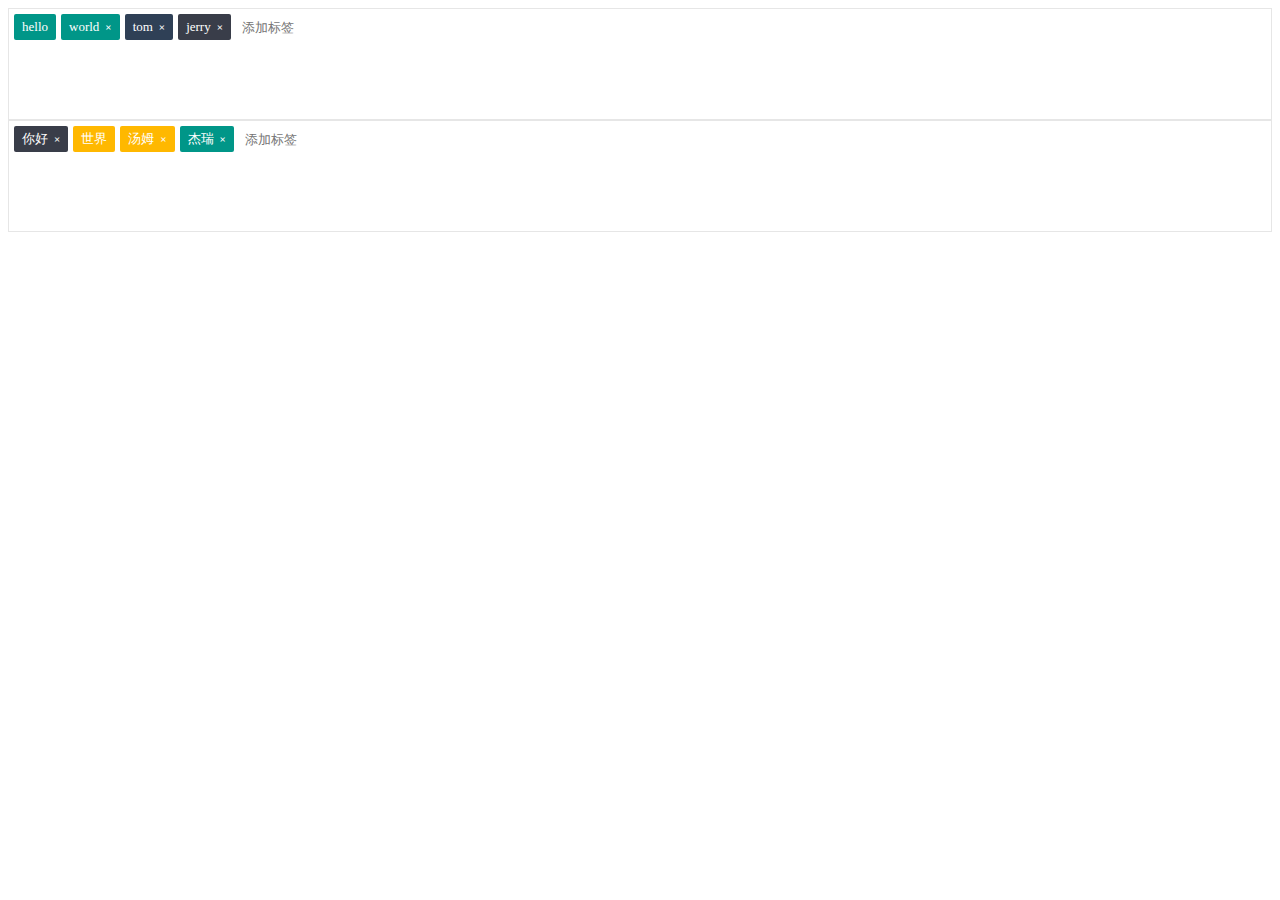
<file: page/inputTag.html>
<!doctype html>
<html lang="en">
<head>
    <meta charset="UTF-8">
    <meta name="viewport" content="width=device-width, user-scalable=no, initial-scale=1.0, maximum-scale=1.0, minimum-scale=1.0">
    <meta http-equiv="X-UA-Compatible" content="ie=edge">
    <title>Layui标签输入框</title>
    <!-- 引入css -->
    <link rel="stylesheet" href="../css/inputTag.css">
</head>
<body>
<div>
    <div class="fairy-tag-container">
        <input type="text" class="fairy-tag-input tag1" autocomplete="off" value="">
    </div>

    <div id="tag1"></div>

    <div class="fairy-tag-container">
        <input type="text" class="fairy-tag-input tag2" autocomplete="off" value="">
    </div>

    <div id="tag2"></div>
</div>
<script src="../lib/layui-v2.6.3/layui.js" charset="utf-8"></script>
<script src="../js/lay-config.js?v=1.0.4" charset="utf-8"></script>

<!-- 引入js -->
<script>
    layui.use(['inputTag', 'jquery'], function () {

        var $ = layui.jquery, inputTag = layui.inputTag;

        var tagObj1 = inputTag.render({
            elem: '.tag1',
            data: ['hello', 'world', 'tom', 'jerry'],//初始值
            permanentData: ['hello'],//不允许删除的值
            removeKeyNum: 8,//删除按键编号 默认，BackSpace 键
            createKeyNum: 13,//创建按键编号 默认，Enter 键
            beforeCreate: function (data, value) {//添加前操作，必须返回字符串才有效
                console.log('beforeCreate', arguments);
                return value + '(XoX)';
            },
            onChange: function (data, value, type) {
                console.log('onChange', arguments);
                $('#tag1').text(JSON.stringify(data));
            }
        });

        // //清空数据方法
        // tagObj1.clearData();
        // //获取数据方法
        // tagObj1.getData();

        inputTag.render({
            elem: '.tag2',
            data: ['你好', '世界', '汤姆', '杰瑞'],
            permanentData: ['世界'],
            onChange: function (data, value, type) {
                console.log(arguments);
                $('#tag2').text(JSON.stringify(data));
            }
        });
    })
</script>
</body>
</html>
</file>
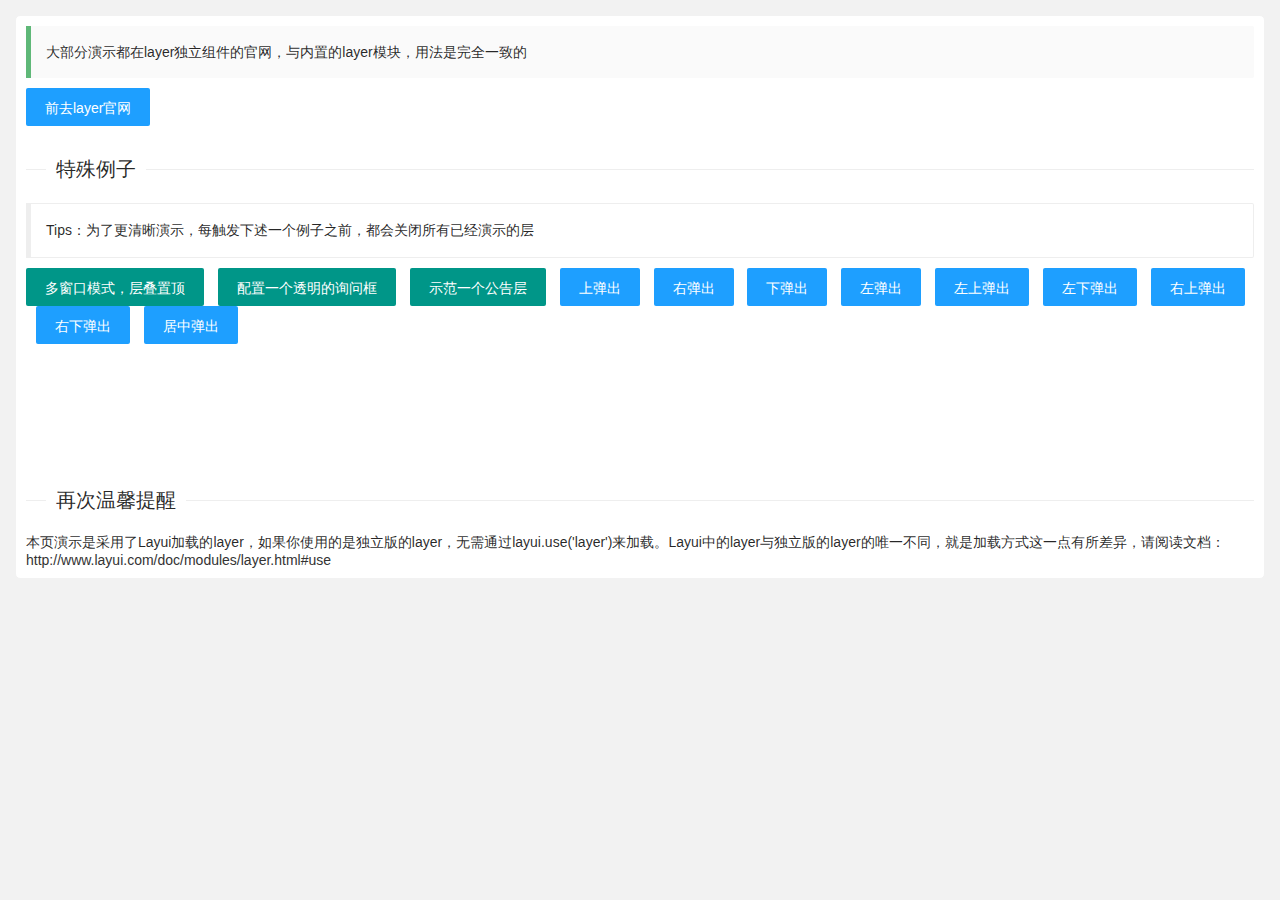
<file: page/layer.html>
<!DOCTYPE html>
<html>
<head>
    <meta charset="utf-8">
    <title>layui</title>
    <meta name="renderer" content="webkit">
    <meta http-equiv="X-UA-Compatible" content="IE=edge,chrome=1">
    <meta name="viewport" content="width=device-width, initial-scale=1, maximum-scale=1">
    <link rel="stylesheet" href="../lib/layui-v2.6.3/css/layui.css" media="all">
    <link rel="stylesheet" href="../css/public.css" media="all">
</head>
<body>
<div class="layuimini-container">
    <div class="layuimini-main">
        <blockquote class="layui-elem-quote">
            大部分演示都在layer独立组件的官网，与内置的layer模块，用法是完全一致的
        </blockquote>
        <a class="layui-btn layui-btn-normal" href="http://layer.layui.com/" target="_blank">前去layer官网</a>

        <fieldset class="layui-elem-field layui-field-title site-demo-button" style="margin-top: 30px;">
            <legend>特殊例子</legend>
        </fieldset>

        <div class="site-demo-button" id="layerDemo" style="margin-bottom: 0;">
            <blockquote class="layui-elem-quote layui-quote-nm">
                Tips：为了更清晰演示，每触发下述一个例子之前，都会关闭所有已经演示的层
            </blockquote>
            <button data-method="setTop" class="layui-btn">多窗口模式，层叠置顶</button>
            <button data-method="confirmTrans" class="layui-btn">配置一个透明的询问框</button>
            <button data-method="notice" class="layui-btn">示范一个公告层</button>
            <button data-method="offset" data-type="t" class="layui-btn layui-btn-normal">上弹出</button>
            <button data-method="offset" data-type="r" class="layui-btn layui-btn-normal">右弹出</button>
            <button data-method="offset" data-type="b" class="layui-btn layui-btn-normal">下弹出</button>
            <button data-method="offset" data-type="l" class="layui-btn layui-btn-normal">左弹出</button>
            <button data-method="offset" data-type="lt" class="layui-btn layui-btn-normal">左上弹出</button>
            <button data-method="offset" data-type="lb" class="layui-btn layui-btn-normal">左下弹出</button>
            <button data-method="offset" data-type="rt" class="layui-btn layui-btn-normal">右上弹出</button>
            <button data-method="offset" data-type="rb" class="layui-btn layui-btn-normal">右下弹出</button>
            <button data-method="offset" data-type="auto" class="layui-btn layui-btn-normal">居中弹出</button>
        </div>

        <!-- 示例-970 -->
        <ins class="adsbygoogle" style="display:inline-block;width:970px;height:90px" data-ad-client="ca-pub-6111334333458862" data-ad-slot="3820120620"></ins>

        <fieldset class="layui-elem-field layui-field-title" style="margin-top: 50px;">
            <legend>再次温馨提醒</legend>
        </fieldset>
        <p class="site-demo-text">本页演示是采用了Layui加载的layer，如果你使用的是独立版的layer，无需通过layui.use('layer')来加载。Layui中的layer与独立版的layer的唯一不同，就是加载方式这一点有所差异，请阅读文档：<a href="http://www.layui.com/doc/modules/layer.html#use" target="_blank">http://www.layui.com/doc/modules/layer.html#use</a></p>
    </div>
</div>
<script src="../lib/layui-v2.6.3/layui.js" charset="utf-8"></script>
<!-- 注意：如果你直接复制所有代码到本地，上述js路径需要改成你本地的 -->
<script>
    layui.use('layer', function () { //独立版的layer无需执行这一句
        var $ = layui.jquery, layer = layui.layer; //独立版的layer无需执行这一句

        //触发事件
        var active = {
            setTop: function () {
                var that = this;
                //多窗口模式，层叠置顶
                layer.open({
                    type: 2 //此处以iframe举例
                    , title: '当你选择该窗体时，即会在最顶端'
                    , area: ['390px', '260px']
                    , shade: 0
                    , maxmin: true
                    , offset: [ //为了演示，随机坐标
                        Math.random() * ($(window).height() - 300)
                        , Math.random() * ($(window).width() - 390)
                    ]
                    , content: '//layer.layui.com/test/settop.html'
                    , btn: ['继续弹出', '全部关闭'] //只是为了演示
                    , yes: function () {
                        $(that).click();
                    }
                    , btn2: function () {
                        layer.closeAll();
                    }

                    , zIndex: layer.zIndex //重点1
                    , success: function (layero) {
                        layer.setTop(layero); //重点2
                    }
                });
            }
            , confirmTrans: function () {
                //配置一个透明的询问框
                layer.msg('大部分参数都是可以公用的<br>合理搭配，展示不一样的风格', {
                    time: 20000, //20s后自动关闭
                    btn: ['明白了', '知道了', '哦']
                });
            }
            , notice: function () {
                //示范一个公告层
                layer.open({
                    type: 1
                    , title: false //不显示标题栏
                    , closeBtn: false
                    , area: '300px;'
                    , shade: 0.8
                    , id: 'LAY_layuipro' //设定一个id，防止重复弹出
                    , btn: ['火速围观', '残忍拒绝']
                    , btnAlign: 'c'
                    , moveType: 1 //拖拽模式，0或者1
                    , content: '<div style="padding: 50px; line-height: 22px; background-color: #393D49; color: #fff; font-weight: 300;">你知道吗？亲！<br>layer ≠ layui<br><br>layer只是作为Layui的一个弹层模块，由于其用户基数较大，所以常常会有人以为layui是layerui<br><br>layer虽然已被 Layui 收编为内置的弹层模块，但仍然会作为一个独立组件全力维护、升级。<br><br>我们此后的征途是星辰大海 ^_^</div>'
                    , success: function (layero) {
                        var btn = layero.find('.layui-layer-btn');
                        btn.find('.layui-layer-btn0').attr({
                            href: 'http://www.layui.com/'
                            , target: '_blank'
                        });
                    }
                });
            }
            , offset: function (othis) {
                var type = othis.data('type')
                    , text = othis.text();

                layer.open({
                    type: 1
                    , offset: type //具体配置参考：http://www.layui.com/doc/modules/layer.html#offset
                    , id: 'layerDemo' + type //防止重复弹出
                    , content: '<div style="padding: 20px 100px;">' + text + '</div>'
                    , btn: '关闭全部'
                    , btnAlign: 'c' //按钮居中
                    , shade: 0 //不显示遮罩
                    , yes: function () {
                        layer.closeAll();
                    }
                });
            }
        };

        $('#layerDemo .layui-btn').on('click', function () {
            var othis = $(this), method = othis.data('method');
            active[method] ? active[method].call(this, othis) : '';
        });

    });
</script>

</body>
</html>
</file>
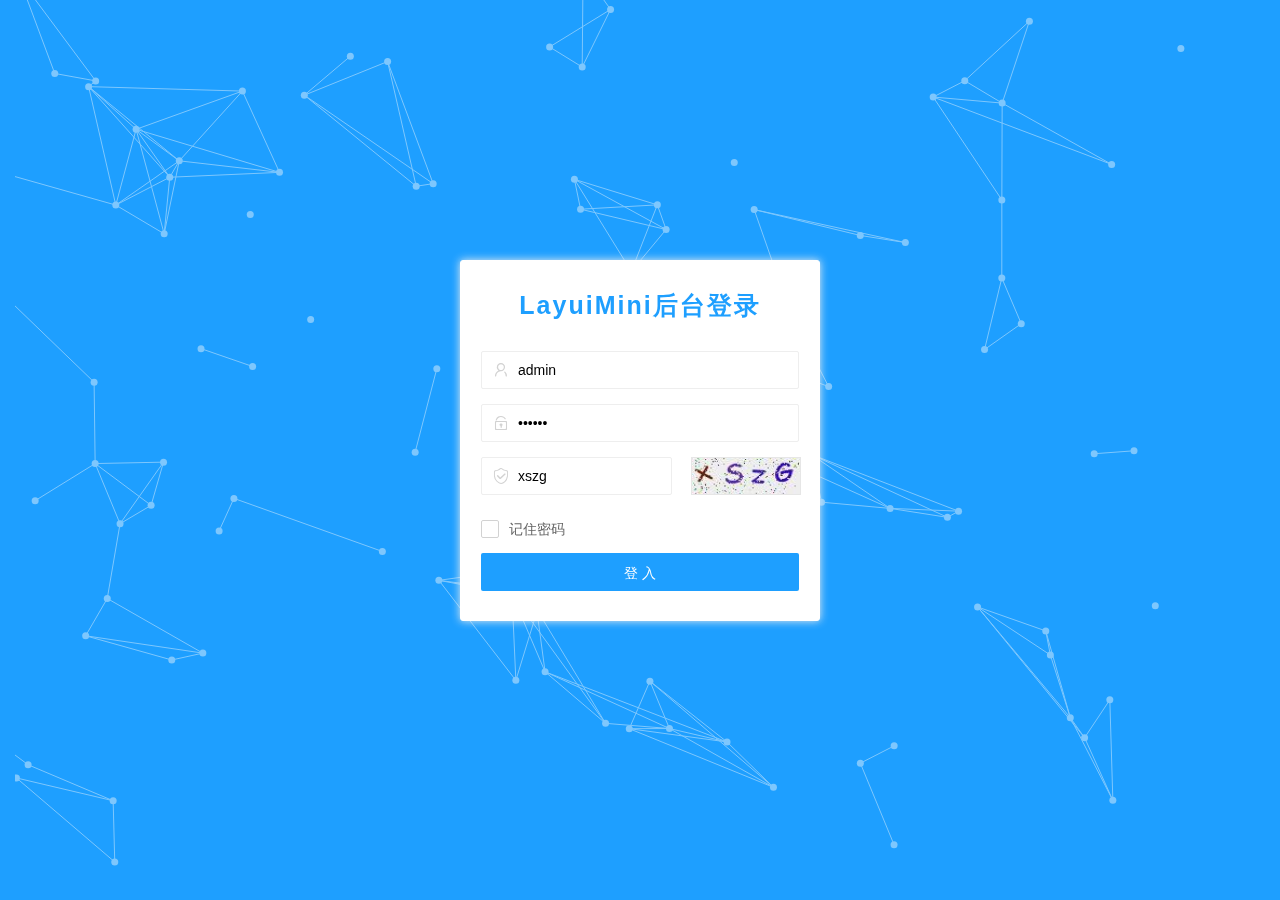
<file: page/login-1.html>
<!DOCTYPE html>
<html>
<head>
    <meta charset="UTF-8">
    <title>后台管理-登陆</title>
    <meta http-equiv="X-UA-Compatible" content="IE=edge,chrome=1">
    <meta http-equiv="Access-Control-Allow-Origin" content="*">
    <meta name="viewport" content="width=device-width, initial-scale=1, maximum-scale=1">
    <meta name="apple-mobile-web-app-status-bar-style" content="black">
    <meta name="apple-mobile-web-app-capable" content="yes">
    <meta name="format-detection" content="telephone=no">
    <link rel="stylesheet" href="../lib/layui-v2.6.3/css/layui.css" media="all">
    <!--[if lt IE 9]>
    <script src="https://cdn.staticfile.org/html5shiv/r29/html5.min.js"></script>
    <script src="https://cdn.staticfile.org/respond.js/1.4.2/respond.min.js"></script>
    <![endif]-->
    <style>
        html, body {width: 100%;height: 100%;overflow: hidden}
        body {background: #1E9FFF;}
        body:after {content:'';background-repeat:no-repeat;background-size:cover;-webkit-filter:blur(3px);-moz-filter:blur(3px);-o-filter:blur(3px);-ms-filter:blur(3px);filter:blur(3px);position:absolute;top:0;left:0;right:0;bottom:0;z-index:-1;}
        .layui-container {width: 100%;height: 100%;overflow: hidden}
        .admin-login-background {width:360px;height:300px;position:absolute;left:50%;top:40%;margin-left:-180px;margin-top:-100px;}
        .logo-title {text-align:center;letter-spacing:2px;padding:14px 0;}
        .logo-title h1 {color:#1E9FFF;font-size:25px;font-weight:bold;}
        .login-form {background-color:#fff;border:1px solid #fff;border-radius:3px;padding:14px 20px;box-shadow:0 0 8px #eeeeee;}
        .login-form .layui-form-item {position:relative;}
        .login-form .layui-form-item label {position:absolute;left:1px;top:1px;width:38px;line-height:36px;text-align:center;color:#d2d2d2;}
        .login-form .layui-form-item input {padding-left:36px;}
        .captcha {width:60%;display:inline-block;}
        .captcha-img {display:inline-block;width:34%;float:right;}
        .captcha-img img {height:34px;border:1px solid #e6e6e6;height:36px;width:100%;}
    </style>
</head>
<body>
<div class="layui-container">
    <div class="admin-login-background">
        <div class="layui-form login-form">
            <form class="layui-form" action="">
                <div class="layui-form-item logo-title">
                    <h1>LayuiMini后台登录</h1>
                </div>
                <div class="layui-form-item">
                    <label class="layui-icon layui-icon-username" for="username"></label>
                    <input type="text" name="username" lay-verify="required|account" placeholder="用户名或者邮箱" autocomplete="off" class="layui-input" value="admin">
                </div>
                <div class="layui-form-item">
                    <label class="layui-icon layui-icon-password" for="password"></label>
                    <input type="password" name="password" lay-verify="required|password" placeholder="密码" autocomplete="off" class="layui-input" value="123456">
                </div>
                <div class="layui-form-item">
                    <label class="layui-icon layui-icon-vercode" for="captcha"></label>
                    <input type="text" name="captcha" lay-verify="required|captcha" placeholder="图形验证码" autocomplete="off" class="layui-input verification captcha" value="xszg">
                    <div class="captcha-img">
                        <img id="captchaPic" src="../images/captcha.jpg">
                    </div>
                </div>
                <div class="layui-form-item">
                    <input type="checkbox" name="rememberMe" value="true" lay-skin="primary" title="记住密码">
                </div>
                <div class="layui-form-item">
                    <button class="layui-btn layui-btn layui-btn-normal layui-btn-fluid" lay-submit="" lay-filter="login">登 入</button>
                </div>
            </form>
        </div>
    </div>
</div>
<script src="../lib/jquery-3.4.1/jquery-3.4.1.min.js" charset="utf-8"></script>
<script src="../lib/layui-v2.6.3/layui.js" charset="utf-8"></script>
<script src="../lib/jq-module/jquery.particleground.min.js" charset="utf-8"></script>
<script>
    layui.use(['form'], function () {
        var form = layui.form,
            layer = layui.layer;

        // 登录过期的时候，跳出ifram框架
        if (top.location != self.location) top.location = self.location;

        // 粒子线条背景
        $(document).ready(function(){
            $('.layui-container').particleground({
                dotColor:'#7ec7fd',
                lineColor:'#7ec7fd'
            });
        });

        // 进行登录操作
        form.on('submit(login)', function (data) {
            data = data.field;
            if (data.username == '') {
                layer.msg('用户名不能为空');
                return false;
            }
            if (data.password == '') {
                layer.msg('密码不能为空');
                return false;
            }
            if (data.captcha == '') {
                layer.msg('验证码不能为空');
                return false;
            }
            layer.msg('登录成功', function () {
                window.location = '../index.html';
            });
            return false;
        });
    });
</script>
</body>
</html>
</file>
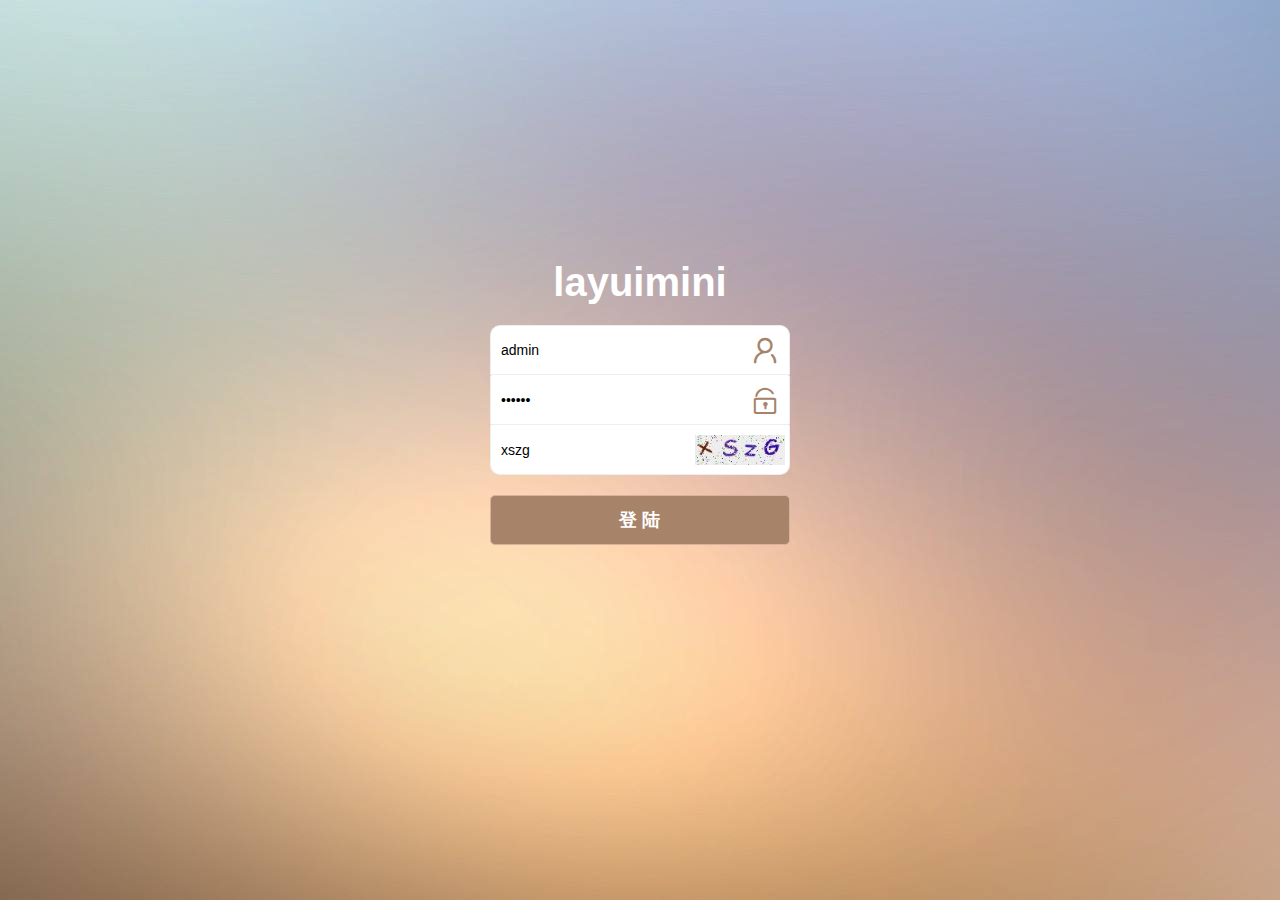
<file: page/login-2.html>
<!DOCTYPE html>
<html>
<head>
    <meta charset="UTF-8">
    <title>后台管理-登陆</title>
    <meta http-equiv="X-UA-Compatible" content="IE=edge,chrome=1">
    <meta http-equiv="Access-Control-Allow-Origin" content="*">
    <meta name="viewport" content="width=device-width, initial-scale=1, maximum-scale=1">
    <meta name="apple-mobile-web-app-status-bar-style" content="black">
    <meta name="apple-mobile-web-app-capable" content="yes">
    <meta name="format-detection" content="telephone=no">
    <link rel="stylesheet" href="../lib/layui-v2.6.3/css/layui.css" media="all">
    <!--[if lt IE 9]>
    <script src="https://cdn.staticfile.org/html5shiv/r29/html5.min.js"></script>
    <script src="https://cdn.staticfile.org/respond.js/1.4.2/respond.min.js"></script>
    <![endif]-->
    <style>
        body {background-image:url("../images/bg.jpg");height:100%;width:100%;}
        #container{height:100%;width:100%;}
        input:-webkit-autofill {-webkit-box-shadow:inset 0 0 0 1000px #fff;background-color:transparent;}
        .admin-login-background {width:300px;height:300px;position:absolute;left:50%;top:40%;margin-left:-150px;margin-top:-100px;}
        .admin-header {text-align:center;margin-bottom:20px;color:#ffffff;font-weight:bold;font-size:40px}
        .admin-input {border-top-style:none;border-right-style:solid;border-bottom-style:solid;border-left-style:solid;height:50px;width:300px;padding-bottom:0px;}
        .admin-input::-webkit-input-placeholder {color:#a78369}
        .layui-icon-username {color:#a78369 !important;}
        .layui-icon-username:hover {color:#9dadce !important;}
        .layui-icon-password {color:#a78369 !important;}
        .layui-icon-password:hover {color:#9dadce !important;}
        .admin-input-username {border-top-style:solid;border-radius:10px 10px 0 0;}
        .admin-input-verify {border-radius:0 0 10px 10px;}
        .admin-button {margin-top:20px;font-weight:bold;font-size:18px;width:300px;height:50px;border-radius:5px;background-color:#a78369;border:1px solid #d8b29f}
        .admin-icon {margin-left:260px;margin-top:10px;font-size:30px;}
        i {position:absolute;}
        .admin-captcha {position:absolute;margin-left:205px;margin-top:-40px;}
    </style>
</head>
<body>
<div id="container">
    <div></div>
    <div class="admin-login-background">
        <div class="admin-header">
            <span>layuimini</span>
        </div>
        <form class="layui-form" action="">
            <div>
                <i class="layui-icon layui-icon-username admin-icon"></i>
                <input type="text" name="username" placeholder="请输入用户名" autocomplete="off" class="layui-input admin-input admin-input-username" value="admin">
            </div>
            <div>
                <i class="layui-icon layui-icon-password admin-icon"></i>
                <input type="password" name="password" placeholder="请输入密码" autocomplete="off" class="layui-input admin-input" value="123456">
            </div>
            <div>
                <input type="text" name="captcha" placeholder="请输入验证码" autocomplete="off" class="layui-input admin-input admin-input-verify" value="xszg">
                <img class="admin-captcha" width="90" height="30" src="../images/captcha.jpg">
            </div>
            <button class="layui-btn admin-button" lay-submit="" lay-filter="login">登 陆</button>
        </form>
    </div>
</div>
<script src="../lib/layui-v2.6.3/layui.js" charset="utf-8"></script>
<script>
    layui.use(['form'], function () {
        var form = layui.form,
            layer = layui.layer;

        // 登录过期的时候，跳出ifram框架
        if (top.location != self.location) top.location = self.location;

        // 进行登录操作
        form.on('submit(login)', function (data) {
            data = data.field;
            if (data.username == '') {
                layer.msg('用户名不能为空');
                return false;
            }
            if (data.password == '') {
                layer.msg('密码不能为空');
                return false;
            }
            if (data.captcha == '') {
                layer.msg('验证码不能为空');
                return false;
            }
            layer.msg('登录成功', function () {
                window.location = '../index.html';
            });
            return false;
        });
    });
</script>
</body>
</html>
</file>
<file: lib/layui-v2.6.3/css/layui.css>
.layui-inline,img{display:inline-block;vertical-align:middle}h1,h2,h3,h4,h5,h6{font-weight:400}a,body{color:#333}.layui-edge,.layui-header,.layui-inline,.layui-main{position:relative}.layui-edge,hr{height:0;overflow:hidden}.layui-layout-body,.layui-side,.layui-side-scroll{overflow-x:hidden}.layui-btn,.layui-edge,.layui-inline,img{vertical-align:middle}.layui-btn,.layui-disabled,.layui-icon,.layui-unselect{-moz-user-select:none;-webkit-user-select:none;-ms-user-select:none}.layui-elip,.layui-form-checkbox span,.layui-form-pane .layui-form-label{text-overflow:ellipsis;white-space:nowrap}.layui-edge,.layui-elip,hr{overflow:hidden}blockquote,body,button,dd,div,dl,dt,form,h1,h2,h3,h4,h5,h6,input,li,ol,p,pre,td,textarea,th,ul{margin:0;padding:0;-webkit-tap-highlight-color:rgba(0,0,0,0)}a:active,a:hover{outline:0}img{border:none}li{list-style:none}table{border-collapse:collapse;border-spacing:0}h4,h5,h6{font-size:100%}button,input,optgroup,option,select,textarea{font-family:inherit;font-size:inherit;font-style:inherit;font-weight:inherit;outline:0}pre{white-space:pre-wrap;white-space:-moz-pre-wrap;white-space:-pre-wrap;white-space:-o-pre-wrap;word-wrap:break-word}body{line-height:1.6;color:rgba(0,0,0,.85);font:14px Helvetica Neue,Helvetica,PingFang SC,Tahoma,Arial,sans-serif}hr{line-height:0;margin:10px 0;padding:0;border:none!important;border-bottom:1px solid #eee!important;clear:both;background:0 0}a{text-decoration:none}a:hover{color:#777}a cite{font-style:normal;*cursor:pointer}.layui-border-box,.layui-border-box *{box-sizing:border-box}.layui-box,.layui-box *{box-sizing:content-box}.layui-clear{clear:both;*zoom:1}.layui-clear:after{content:'\20';clear:both;*zoom:1;display:block;height:0}.layui-inline{*display:inline;*zoom:1}.layui-edge{display:inline-block;width:0;border-width:6px;border-style:dashed;border-color:transparent}.layui-edge-top{top:-4px;border-bottom-color:#999;border-bottom-style:solid}.layui-edge-right{border-left-color:#999;border-left-style:solid}.layui-edge-bottom{top:2px;border-top-color:#999;border-top-style:solid}.layui-edge-left{border-right-color:#999;border-right-style:solid}.layui-disabled,.layui-disabled:hover{color:#d2d2d2!important;cursor:not-allowed!important}.layui-circle{border-radius:100%}.layui-show{display:block!important}.layui-hide{display:none!important}.layui-show-v{visibility:visible!important}.layui-hide-v{visibility:hidden!important}@font-face{font-family:layui-icon;src:url(../font/iconfont.eot?v=256);src:url(../font/iconfont.eot?v=256#iefix) format('embedded-opentype'),url(../font/iconfont.woff2?v=256) format('woff2'),url(../font/iconfont.woff?v=256) format('woff'),url(../font/iconfont.ttf?v=256) format('truetype'),url(../font/iconfont.svg?v=256#layui-icon) format('svg')}.layui-icon{font-family:layui-icon!important;font-size:16px;font-style:normal;-webkit-font-smoothing:antialiased;-moz-osx-font-smoothing:grayscale}.layui-icon-reply-fill:before{content:"\e611"}.layui-icon-set-fill:before{content:"\e614"}.layui-icon-menu-fill:before{content:"\e60f"}.layui-icon-search:before{content:"\e615"}.layui-icon-share:before{content:"\e641"}.layui-icon-set-sm:before{content:"\e620"}.layui-icon-engine:before{content:"\e628"}.layui-icon-close:before{content:"\1006"}.layui-icon-close-fill:before{content:"\1007"}.layui-icon-chart-screen:before{content:"\e629"}.layui-icon-star:before{content:"\e600"}.layui-icon-circle-dot:before{content:"\e617"}.layui-icon-chat:before{content:"\e606"}.layui-icon-release:before{content:"\e609"}.layui-icon-list:before{content:"\e60a"}.layui-icon-chart:before{content:"\e62c"}.layui-icon-ok-circle:before{content:"\1005"}.layui-icon-layim-theme:before{content:"\e61b"}.layui-icon-table:before{content:"\e62d"}.layui-icon-right:before{content:"\e602"}.layui-icon-left:before{content:"\e603"}.layui-icon-cart-simple:before{content:"\e698"}.layui-icon-face-cry:before{content:"\e69c"}.layui-icon-face-smile:before{content:"\e6af"}.layui-icon-survey:before{content:"\e6b2"}.layui-icon-tree:before{content:"\e62e"}.layui-icon-ie:before{content:"\e7bb"}.layui-icon-upload-circle:before{content:"\e62f"}.layui-icon-add-circle:before{content:"\e61f"}.layui-icon-download-circle:before{content:"\e601"}.layui-icon-templeate-1:before{content:"\e630"}.layui-icon-util:before{content:"\e631"}.layui-icon-face-surprised:before{content:"\e664"}.layui-icon-edit:before{content:"\e642"}.layui-icon-speaker:before{content:"\e645"}.layui-icon-down:before{content:"\e61a"}.layui-icon-file:before{content:"\e621"}.layui-icon-layouts:before{content:"\e632"}.layui-icon-rate-half:before{content:"\e6c9"}.layui-icon-add-circle-fine:before{content:"\e608"}.layui-icon-prev-circle:before{content:"\e633"}.layui-icon-read:before{content:"\e705"}.layui-icon-404:before{content:"\e61c"}.layui-icon-carousel:before{content:"\e634"}.layui-icon-help:before{content:"\e607"}.layui-icon-code-circle:before{content:"\e635"}.layui-icon-windows:before{content:"\e67f"}.layui-icon-water:before{content:"\e636"}.layui-icon-username:before{content:"\e66f"}.layui-icon-find-fill:before{content:"\e670"}.layui-icon-about:before{content:"\e60b"}.layui-icon-location:before{content:"\e715"}.layui-icon-up:before{content:"\e619"}.layui-icon-pause:before{content:"\e651"}.layui-icon-date:before{content:"\e637"}.layui-icon-layim-uploadfile:before{content:"\e61d"}.layui-icon-delete:before{content:"\e640"}.layui-icon-play:before{content:"\e652"}.layui-icon-top:before{content:"\e604"}.layui-icon-firefox:before{content:"\e686"}.layui-icon-friends:before{content:"\e612"}.layui-icon-refresh-3:before{content:"\e9aa"}.layui-icon-ok:before{content:"\e605"}.layui-icon-layer:before{content:"\e638"}.layui-icon-face-smile-fine:before{content:"\e60c"}.layui-icon-dollar:before{content:"\e659"}.layui-icon-group:before{content:"\e613"}.layui-icon-layim-download:before{content:"\e61e"}.layui-icon-picture-fine:before{content:"\e60d"}.layui-icon-link:before{content:"\e64c"}.layui-icon-diamond:before{content:"\e735"}.layui-icon-log:before{content:"\e60e"}.layui-icon-key:before{content:"\e683"}.layui-icon-rate-solid:before{content:"\e67a"}.layui-icon-fonts-del:before{content:"\e64f"}.layui-icon-unlink:before{content:"\e64d"}.layui-icon-fonts-clear:before{content:"\e639"}.layui-icon-triangle-r:before{content:"\e623"}.layui-icon-circle:before{content:"\e63f"}.layui-icon-radio:before{content:"\e643"}.layui-icon-align-center:before{content:"\e647"}.layui-icon-align-right:before{content:"\e648"}.layui-icon-align-left:before{content:"\e649"}.layui-icon-loading-1:before{content:"\e63e"}.layui-icon-return:before{content:"\e65c"}.layui-icon-fonts-strong:before{content:"\e62b"}.layui-icon-upload:before{content:"\e67c"}.layui-icon-dialogue:before{content:"\e63a"}.layui-icon-video:before{content:"\e6ed"}.layui-icon-headset:before{content:"\e6fc"}.layui-icon-cellphone-fine:before{content:"\e63b"}.layui-icon-add-1:before{content:"\e654"}.layui-icon-face-smile-b:before{content:"\e650"}.layui-icon-fonts-html:before{content:"\e64b"}.layui-icon-screen-full:before{content:"\e622"}.layui-icon-form:before{content:"\e63c"}.layui-icon-cart:before{content:"\e657"}.layui-icon-camera-fill:before{content:"\e65d"}.layui-icon-tabs:before{content:"\e62a"}.layui-icon-heart-fill:before{content:"\e68f"}.layui-icon-fonts-code:before{content:"\e64e"}.layui-icon-ios:before{content:"\e680"}.layui-icon-at:before{content:"\e687"}.layui-icon-fire:before{content:"\e756"}.layui-icon-set:before{content:"\e716"}.layui-icon-fonts-u:before{content:"\e646"}.layui-icon-triangle-d:before{content:"\e625"}.layui-icon-tips:before{content:"\e702"}.layui-icon-picture:before{content:"\e64a"}.layui-icon-more-vertical:before{content:"\e671"}.layui-icon-bluetooth:before{content:"\e689"}.layui-icon-flag:before{content:"\e66c"}.layui-icon-loading:before{content:"\e63d"}.layui-icon-fonts-i:before{content:"\e644"}.layui-icon-refresh-1:before{content:"\e666"}.layui-icon-rmb:before{content:"\e65e"}.layui-icon-addition:before{content:"\e624"}.layui-icon-home:before{content:"\e68e"}.layui-icon-time:before{content:"\e68d"}.layui-icon-user:before{content:"\e770"}.layui-icon-notice:before{content:"\e667"}.layui-icon-chrome:before{content:"\e68a"}.layui-icon-edge:before{content:"\e68b"}.layui-icon-login-weibo:before{content:"\e675"}.layui-icon-voice:before{content:"\e688"}.layui-icon-upload-drag:before{content:"\e681"}.layui-icon-login-qq:before{content:"\e676"}.layui-icon-snowflake:before{content:"\e6b1"}.layui-icon-heart:before{content:"\e68c"}.layui-icon-logout:before{content:"\e682"}.layui-icon-file-b:before{content:"\e655"}.layui-icon-template:before{content:"\e663"}.layui-icon-transfer:before{content:"\e691"}.layui-icon-auz:before{content:"\e672"}.layui-icon-console:before{content:"\e665"}.layui-icon-app:before{content:"\e653"}.layui-icon-prev:before{content:"\e65a"}.layui-icon-website:before{content:"\e7ae"}.layui-icon-next:before{content:"\e65b"}.layui-icon-component:before{content:"\e857"}.layui-icon-android:before{content:"\e684"}.layui-icon-more:before{content:"\e65f"}.layui-icon-login-wechat:before{content:"\e677"}.layui-icon-shrink-right:before{content:"\e668"}.layui-icon-spread-left:before{content:"\e66b"}.layui-icon-camera:before{content:"\e660"}.layui-icon-note:before{content:"\e66e"}.layui-icon-refresh:before{content:"\e669"}.layui-icon-female:before{content:"\e661"}.layui-icon-male:before{content:"\e662"}.layui-icon-screen-restore:before{content:"\e758"}.layui-icon-password:before{content:"\e673"}.layui-icon-senior:before{content:"\e674"}.layui-icon-theme:before{content:"\e66a"}.layui-icon-tread:before{content:"\e6c5"}.layui-icon-praise:before{content:"\e6c6"}.layui-icon-star-fill:before{content:"\e658"}.layui-icon-rate:before{content:"\e67b"}.layui-icon-template-1:before{content:"\e656"}.layui-icon-vercode:before{content:"\e679"}.layui-icon-service:before{content:"\e626"}.layui-icon-cellphone:before{content:"\e678"}.layui-icon-print:before{content:"\e66d"}.layui-icon-cols:before{content:"\e610"}.layui-icon-wifi:before{content:"\e7e0"}.layui-icon-export:before{content:"\e67d"}.layui-icon-rss:before{content:"\e808"}.layui-icon-slider:before{content:"\e714"}.layui-icon-email:before{content:"\e618"}.layui-icon-subtraction:before{content:"\e67e"}.layui-icon-mike:before{content:"\e6dc"}.layui-icon-light:before{content:"\e748"}.layui-icon-gift:before{content:"\e627"}.layui-icon-mute:before{content:"\e685"}.layui-icon-reduce-circle:before{content:"\e616"}.layui-icon-music:before{content:"\e690"}.layui-main{width:1140px;margin:0 auto}.layui-header{z-index:1000;height:60px}.layui-header a:hover{transition:all .5s;-webkit-transition:all .5s}.layui-side{position:fixed;left:0;top:0;bottom:0;z-index:999;width:200px}.layui-side-scroll{position:relative;width:220px;height:100%}.layui-body{position:relative;left:200px;right:0;top:0;bottom:0;z-index:900;width:auto;box-sizing:border-box}.layui-layout-admin .layui-header{position:fixed;top:0;left:0;right:0;background-color:#23262E}.layui-layout-admin .layui-side{top:60px;width:200px;overflow-x:hidden}.layui-layout-admin .layui-body{position:absolute;top:60px;padding-bottom:44px}.layui-layout-admin .layui-main{width:auto;margin:0 15px}.layui-layout-admin .layui-footer{position:fixed;left:200px;right:0;bottom:0;z-index:990;height:44px;line-height:44px;padding:0 15px;box-shadow:-1px 0 4px rgb(0 0 0 / 12%);background-color:#FAFAFA}.layui-layout-admin .layui-logo{position:absolute;left:0;top:0;width:200px;height:100%;line-height:60px;text-align:center;color:#009688;font-size:16px}.layui-layout-admin .layui-header .layui-nav{background:0 0}.layui-layout-left{position:absolute!important;left:200px;top:0}.layui-layout-right{position:absolute!important;right:0;top:0}.layui-container{position:relative;margin:0 auto;padding:0 15px;box-sizing:border-box}.layui-fluid{position:relative;margin:0 auto;padding:0 15px}.layui-row:after,.layui-row:before{content:"";display:block;clear:both}.layui-col-lg1,.layui-col-lg10,.layui-col-lg11,.layui-col-lg12,.layui-col-lg2,.layui-col-lg3,.layui-col-lg4,.layui-col-lg5,.layui-col-lg6,.layui-col-lg7,.layui-col-lg8,.layui-col-lg9,.layui-col-md1,.layui-col-md10,.layui-col-md11,.layui-col-md12,.layui-col-md2,.layui-col-md3,.layui-col-md4,.layui-col-md5,.layui-col-md6,.layui-col-md7,.layui-col-md8,.layui-col-md9,.layui-col-sm1,.layui-col-sm10,.layui-col-sm11,.layui-col-sm12,.layui-col-sm2,.layui-col-sm3,.layui-col-sm4,.layui-col-sm5,.layui-col-sm6,.layui-col-sm7,.layui-col-sm8,.layui-col-sm9,.layui-col-xs1,.layui-col-xs10,.layui-col-xs11,.layui-col-xs12,.layui-col-xs2,.layui-col-xs3,.layui-col-xs4,.layui-col-xs5,.layui-col-xs6,.layui-col-xs7,.layui-col-xs8,.layui-col-xs9{position:relative;display:block;box-sizing:border-box}.layui-col-xs1,.layui-col-xs10,.layui-col-xs11,.layui-col-xs12,.layui-col-xs2,.layui-col-xs3,.layui-col-xs4,.layui-col-xs5,.layui-col-xs6,.layui-col-xs7,.layui-col-xs8,.layui-col-xs9{float:left}.layui-col-xs1{width:8.33333333%}.layui-col-xs2{width:16.66666667%}.layui-col-xs3{width:25%}.layui-col-xs4{width:33.33333333%}.layui-col-xs5{width:41.66666667%}.layui-col-xs6{width:50%}.layui-col-xs7{width:58.33333333%}.layui-col-xs8{width:66.66666667%}.layui-col-xs9{width:75%}.layui-col-xs10{width:83.33333333%}.layui-col-xs11{width:91.66666667%}.layui-col-xs12{width:100%}.layui-col-xs-offset1{margin-left:8.33333333%}.layui-col-xs-offset2{margin-left:16.66666667%}.layui-col-xs-offset3{margin-left:25%}.layui-col-xs-offset4{margin-left:33.33333333%}.layui-col-xs-offset5{margin-left:41.66666667%}.layui-col-xs-offset6{margin-left:50%}.layui-col-xs-offset7{margin-left:58.33333333%}.layui-col-xs-offset8{margin-left:66.66666667%}.layui-col-xs-offset9{margin-left:75%}.layui-col-xs-offset10{margin-left:83.33333333%}.layui-col-xs-offset11{margin-left:91.66666667%}.layui-col-xs-offset12{margin-left:100%}@media screen and (max-width:768px){.layui-hide-xs{display:none!important}.layui-show-xs-block{display:block!important}.layui-show-xs-inline{display:inline!important}.layui-show-xs-inline-block{display:inline-block!important}}@media screen and (min-width:768px){.layui-container{width:750px}.layui-hide-sm{display:none!important}.layui-show-sm-block{display:block!important}.layui-show-sm-inline{display:inline!important}.layui-show-sm-inline-block{display:inline-block!important}.layui-col-sm1,.layui-col-sm10,.layui-col-sm11,.layui-col-sm12,.layui-col-sm2,.layui-col-sm3,.layui-col-sm4,.layui-col-sm5,.layui-col-sm6,.layui-col-sm7,.layui-col-sm8,.layui-col-sm9{float:left}.layui-col-sm1{width:8.33333333%}.layui-col-sm2{width:16.66666667%}.layui-col-sm3{width:25%}.layui-col-sm4{width:33.33333333%}.layui-col-sm5{width:41.66666667%}.layui-col-sm6{width:50%}.layui-col-sm7{width:58.33333333%}.layui-col-sm8{width:66.66666667%}.layui-col-sm9{width:75%}.layui-col-sm10{width:83.33333333%}.layui-col-sm11{width:91.66666667%}.layui-col-sm12{width:100%}.layui-col-sm-offset1{margin-left:8.33333333%}.layui-col-sm-offset2{margin-left:16.66666667%}.layui-col-sm-offset3{margin-left:25%}.layui-col-sm-offset4{margin-left:33.33333333%}.layui-col-sm-offset5{margin-left:41.66666667%}.layui-col-sm-offset6{margin-left:50%}.layui-col-sm-offset7{margin-left:58.33333333%}.layui-col-sm-offset8{margin-left:66.66666667%}.layui-col-sm-offset9{margin-left:75%}.layui-col-sm-offset10{margin-left:83.33333333%}.layui-col-sm-offset11{margin-left:91.66666667%}.layui-col-sm-offset12{margin-left:100%}}@media screen and (min-width:992px){.layui-container{width:970px}.layui-hide-md{display:none!important}.layui-show-md-block{display:block!important}.layui-show-md-inline{display:inline!important}.layui-show-md-inline-block{display:inline-block!important}.layui-col-md1,.layui-col-md10,.layui-col-md11,.layui-col-md12,.layui-col-md2,.layui-col-md3,.layui-col-md4,.layui-col-md5,.layui-col-md6,.layui-col-md7,.layui-col-md8,.layui-col-md9{float:left}.layui-col-md1{width:8.33333333%}.layui-col-md2{width:16.66666667%}.layui-col-md3{width:25%}.layui-col-md4{width:33.33333333%}.layui-col-md5{width:41.66666667%}.layui-col-md6{width:50%}.layui-col-md7{width:58.33333333%}.layui-col-md8{width:66.66666667%}.layui-col-md9{width:75%}.layui-col-md10{width:83.33333333%}.layui-col-md11{width:91.66666667%}.layui-col-md12{width:100%}.layui-col-md-offset1{margin-left:8.33333333%}.layui-col-md-offset2{margin-left:16.66666667%}.layui-col-md-offset3{margin-left:25%}.layui-col-md-offset4{margin-left:33.33333333%}.layui-col-md-offset5{margin-left:41.66666667%}.layui-col-md-offset6{margin-left:50%}.layui-col-md-offset7{margin-left:58.33333333%}.layui-col-md-offset8{margin-left:66.66666667%}.layui-col-md-offset9{margin-left:75%}.layui-col-md-offset10{margin-left:83.33333333%}.layui-col-md-offset11{margin-left:91.66666667%}.layui-col-md-offset12{margin-left:100%}}@media screen and (min-width:1200px){.layui-container{width:1170px}.layui-hide-lg{display:none!important}.layui-show-lg-block{display:block!important}.layui-show-lg-inline{display:inline!important}.layui-show-lg-inline-block{display:inline-block!important}.layui-col-lg1,.layui-col-lg10,.layui-col-lg11,.layui-col-lg12,.layui-col-lg2,.layui-col-lg3,.layui-col-lg4,.layui-col-lg5,.layui-col-lg6,.layui-col-lg7,.layui-col-lg8,.layui-col-lg9{float:left}.layui-col-lg1{width:8.33333333%}.layui-col-lg2{width:16.66666667%}.layui-col-lg3{width:25%}.layui-col-lg4{width:33.33333333%}.layui-col-lg5{width:41.66666667%}.layui-col-lg6{width:50%}.layui-col-lg7{width:58.33333333%}.layui-col-lg8{width:66.66666667%}.layui-col-lg9{width:75%}.layui-col-lg10{width:83.33333333%}.layui-col-lg11{width:91.66666667%}.layui-col-lg12{width:100%}.layui-col-lg-offset1{margin-left:8.33333333%}.layui-col-lg-offset2{margin-left:16.66666667%}.layui-col-lg-offset3{margin-left:25%}.layui-col-lg-offset4{margin-left:33.33333333%}.layui-col-lg-offset5{margin-left:41.66666667%}.layui-col-lg-offset6{margin-left:50%}.layui-col-lg-offset7{margin-left:58.33333333%}.layui-col-lg-offset8{margin-left:66.66666667%}.layui-col-lg-offset9{margin-left:75%}.layui-col-lg-offset10{margin-left:83.33333333%}.layui-col-lg-offset11{margin-left:91.66666667%}.layui-col-lg-offset12{margin-left:100%}}.layui-col-space1{margin:-.5px}.layui-col-space1>*{padding:.5px}.layui-col-space2{margin:-1px}.layui-col-space2>*{padding:1px}.layui-col-space4{margin:-2px}.layui-col-space4>*{padding:2px}.layui-col-space5{margin:-2.5px}.layui-col-space5>*{padding:2.5px}.layui-col-space6{margin:-3px}.layui-col-space6>*{padding:3px}.layui-col-space8{margin:-4px}.layui-col-space8>*{padding:4px}.layui-col-space10{margin:-5px}.layui-col-space10>*{padding:5px}.layui-col-space12{margin:-6px}.layui-col-space12>*{padding:6px}.layui-col-space14{margin:-7px}.layui-col-space14>*{padding:7px}.layui-col-space15{margin:-7.5px}.layui-col-space15>*{padding:7.5px}.layui-col-space16{margin:-8px}.layui-col-space16>*{padding:8px}.layui-col-space18{margin:-9px}.layui-col-space18>*{padding:9px}.layui-col-space20{margin:-10px}.layui-col-space20>*{padding:10px}.layui-col-space22{margin:-11px}.layui-col-space22>*{padding:11px}.layui-col-space24{margin:-12px}.layui-col-space24>*{padding:12px}.layui-col-space25{margin:-12.5px}.layui-col-space25>*{padding:12.5px}.layui-col-space26{margin:-13px}.layui-col-space26>*{padding:13px}.layui-col-space28{margin:-14px}.layui-col-space28>*{padding:14px}.layui-col-space30{margin:-15px}.layui-col-space30>*{padding:15px}.layui-btn,.layui-input,.layui-select,.layui-textarea,.layui-upload-button{outline:0;-webkit-appearance:none;transition:all .3s;-webkit-transition:all .3s;box-sizing:border-box}.layui-elem-quote{margin-bottom:10px;padding:15px;line-height:1.6;border-left:5px solid #5FB878;border-radius:0 2px 2px 0;background-color:#FAFAFA}.layui-quote-nm{border-style:solid;border-width:1px 1px 1px 5px;background:0 0}.layui-elem-field{margin-bottom:10px;padding:0;border-width:1px;border-style:solid}.layui-elem-field legend{margin-left:20px;padding:0 10px;font-size:20px;font-weight:300}.layui-field-title{margin:10px 0 20px;border-width:1px 0 0}.layui-field-box{padding:15px}.layui-field-title .layui-field-box{padding:10px 0}.layui-progress{position:relative;height:6px;border-radius:20px;background-color:#eee}.layui-progress-bar{position:absolute;left:0;top:0;width:0;max-width:100%;height:6px;border-radius:20px;text-align:right;background-color:#5FB878;transition:all .3s;-webkit-transition:all .3s}.layui-progress-big,.layui-progress-big .layui-progress-bar{height:18px;line-height:18px}.layui-progress-text{position:relative;top:-20px;line-height:18px;font-size:12px;color:#666}.layui-progress-big .layui-progress-text{position:static;padding:0 10px;color:#fff}.layui-collapse{border-width:1px;border-style:solid;border-radius:2px}.layui-colla-content,.layui-colla-item{border-top-width:1px;border-top-style:solid}.layui-colla-item:first-child{border-top:none}.layui-colla-title{position:relative;height:42px;line-height:42px;padding:0 15px 0 35px;color:#333;background-color:#FAFAFA;cursor:pointer;font-size:14px;overflow:hidden}.layui-colla-content{display:none;padding:10px 15px;line-height:1.6;color:#666}.layui-colla-icon{position:absolute;left:15px;top:0;font-size:14px}.layui-card{margin-bottom:15px;border-radius:2px;background-color:#fff;box-shadow:0 1px 2px 0 rgba(0,0,0,.05)}.layui-card:last-child{margin-bottom:0}.layui-card-header{position:relative;height:42px;line-height:42px;padding:0 15px;border-bottom:1px solid #f6f6f6;color:#333;border-radius:2px 2px 0 0;font-size:14px}.layui-card-body{position:relative;padding:10px 15px;line-height:24px}.layui-card-body[pad15]{padding:15px}.layui-card-body[pad20]{padding:20px}.layui-card-body .layui-table{margin:5px 0}.layui-card .layui-tab{margin:0}.layui-panel{position:relative;border-width:1px;border-style:solid;border-radius:2px;box-shadow:1px 1px 4px rgb(0 0 0 / 8%);background-color:#fff;color:#666}.layui-bg-black,.layui-bg-blue,.layui-bg-cyan,.layui-bg-green,.layui-bg-orange,.layui-bg-red{color:#fff!important}.layui-panel-window{position:relative;padding:15px;border-radius:0;border-top:5px solid #eee;background-color:#fff}.layui-border,.layui-border-black,.layui-border-blue,.layui-border-cyan,.layui-border-green,.layui-border-orange,.layui-border-red{border-width:1px;border-style:solid}.layui-auxiliar-moving{position:fixed;left:0;right:0;top:0;bottom:0;width:100%;height:100%;background:0 0;z-index:9999999999}.layui-form-label,.layui-form-mid,.layui-form-select,.layui-input-block,.layui-input-inline,.layui-textarea{position:relative}.layui-bg-celeste{background-color:#31ddca!important}.layui-bg-pink{background-color:#FFC0CB!important}.layui-bg-purple{background-color:#a557f3!important}.layui-bg-red{background-color:#FF5722!important}.layui-bg-orange{background-color:#FFB800!important}.layui-bg-green{background-color:#009688!important}.layui-bg-cyan{background-color:#2F4056!important}.layui-bg-blue{background-color:#1E9FFF!important}.layui-bg-black{background-color:#393D49!important}.layui-bg-gray{background-color:#FAFAFA!important;color:#666!important}.layui-badge-rim,.layui-border,.layui-colla-content,.layui-colla-item,.layui-collapse,.layui-elem-field,.layui-form-pane .layui-form-item[pane],.layui-form-pane .layui-form-label,.layui-input,.layui-layedit,.layui-layedit-tool,.layui-panel,.layui-quote-nm,.layui-select,.layui-tab-bar,.layui-tab-card,.layui-tab-title,.layui-tab-title .layui-this:after,.layui-textarea{border-color:#eee}.layui-border{color:#666!important}.layui-border-red{border-color:#FF5722!important;color:#FF5722!important}.layui-border-orange{border-color:#FFB800!important;color:#FFB800!important}.layui-border-green{border-color:#009688!important;color:#009688!important}.layui-border-cyan{border-color:#2F4056!important;color:#2F4056!important}.layui-border-blue{border-color:#1E9FFF!important;color:#1E9FFF!important}.layui-border-black{border-color:#393D49!important;color:#393D49!important}.layui-timeline-item:before{background-color:#eee}.layui-text{line-height:1.6;font-size:14px;color:#666}.layui-text h1,.layui-text h2,.layui-text h3{font-weight:500;color:#333}.layui-text h1{font-size:30px}.layui-text h2{font-size:24px}.layui-text h3{font-size:18px}.layui-text a:not(.layui-btn){color:#01AAED}.layui-text a:not(.layui-btn):hover{text-decoration:underline}.layui-text ul{padding:5px 0 5px 15px}.layui-text ul li{margin-top:5px;list-style-type:disc}.layui-text em,.layui-word-aux{color:#999!important;padding-left:5px!important;padding-right:5px!important}.layui-font-12{font-size:12px}.layui-font-14{font-size:14px}.layui-font-16{font-size:16px}.layui-font-18{font-size:18px}.layui-font-20{font-size:20px}.layui-font-red{color:#FF5722!important}.layui-font-orange{color:#FFB800!important}.layui-font-green{color:#009688!important}.layui-font-cyan{color:#2F4056!important}.layui-font-blue{color:#01AAED!important}.layui-font-black{color:#000!important}.layui-font-gray{color:#c2c2c2!important}.layui-btn{display:inline-block;height:38px;line-height:38px;padding:0 18px;border:1px solid transparent;background-color:#009688;color:#fff;white-space:nowrap;text-align:center;font-size:14px;border-radius:2px;cursor:pointer}.layui-btn:hover{opacity:.8;filter:alpha(opacity=80);color:#fff}.layui-btn:active{opacity:1;filter:alpha(opacity=100)}.layui-btn+.layui-btn{margin-left:10px}.layui-btn-container{font-size:0}.layui-btn-container .layui-btn{margin-right:10px;margin-bottom:10px}.layui-btn-container .layui-btn+.layui-btn{margin-left:0}.layui-table .layui-btn-container .layui-btn{margin-bottom:9px}.layui-btn-radius{border-radius:100px}.layui-btn .layui-icon{padding:0 2px;vertical-align:middle\9;vertical-align:bottom}.layui-btn-primary{border-color:#d2d2d2;background:0 0;color:#666}.layui-btn-primary:hover{border-color:#009688;color:#333}.layui-btn-normal{background-color:#1E9FFF}.layui-btn-warm{background-color:#FFB800}.layui-btn-danger{background-color:#FF5722}.layui-btn-checked{background-color:#5FB878}.layui-btn-disabled,.layui-btn-disabled:active,.layui-btn-disabled:hover{border-color:#eee;background-color:#FBFBFB;color:#d2d2d2;cursor:not-allowed;opacity:1}.layui-btn-lg{height:44px;line-height:44px;padding:0 25px;font-size:16px}.layui-btn-sm{height:30px;line-height:30px;padding:0 10px;font-size:12px}.layui-btn-xs{height:22px;line-height:22px;padding:0 5px;font-size:12px}.layui-btn-xs i{font-size:12px!important}.layui-btn-group{display:inline-block;vertical-align:middle;font-size:0}.layui-btn-group .layui-btn{margin-left:0!important;margin-right:0!important;border-left:1px solid rgba(255,255,255,.5);border-radius:0}.layui-btn-group .layui-btn-primary{border-left:none}.layui-btn-group .layui-btn-primary:hover{border-color:#d2d2d2;color:#009688}.layui-btn-group .layui-btn:first-child{border-left:none;border-radius:2px 0 0 2px}.layui-btn-group .layui-btn-primary:first-child{border-left:1px solid #d2d2d2}.layui-btn-group .layui-btn:last-child{border-radius:0 2px 2px 0}.layui-btn-group .layui-btn+.layui-btn{margin-left:0}.layui-btn-group+.layui-btn-group{margin-left:10px}.layui-btn-fluid{width:100%}.layui-input,.layui-select,.layui-textarea{height:38px;line-height:1.3;line-height:38px\9;border-width:1px;border-style:solid;background-color:#fff;border-radius:2px}.layui-input::-webkit-input-placeholder,.layui-select::-webkit-input-placeholder,.layui-textarea::-webkit-input-placeholder{line-height:1.3}.layui-input,.layui-textarea{display:block;width:100%;padding-left:10px}.layui-input:hover,.layui-textarea:hover{border-color:#eee!important}.layui-input:focus,.layui-textarea:focus{border-color:#d2d2d2!important}.layui-textarea{min-height:100px;height:auto;line-height:20px;padding:6px 10px;resize:vertical}.layui-select{padding:0 10px}.layui-form input[type=checkbox],.layui-form input[type=radio],.layui-form select{display:none}.layui-form [lay-ignore]{display:initial}.layui-form-item{margin-bottom:15px;clear:both;*zoom:1}.layui-form-item:after{content:'\20';clear:both;*zoom:1;display:block;height:0}.layui-form-label{float:left;display:block;padding:9px 15px;width:80px;font-weight:400;line-height:20px;text-align:right}.layui-form-label-col{display:block;float:none;padding:9px 0;line-height:20px;text-align:left}.layui-form-item .layui-inline{margin-bottom:5px;margin-right:10px}.layui-input-block{margin-left:110px;min-height:36px}.layui-input-inline{display:inline-block;vertical-align:middle}.layui-form-item .layui-input-inline{float:left;width:190px;margin-right:10px}.layui-form-text .layui-input-inline{width:auto}.layui-form-mid{float:left;display:block;padding:9px 0!important;line-height:20px;margin-right:10px}.layui-form-danger+.layui-form-select .layui-input,.layui-form-danger:focus{border-color:#FF5722!important}.layui-form-select .layui-input{padding-right:30px;cursor:pointer}.layui-form-select .layui-edge{position:absolute;right:10px;top:50%;margin-top:-3px;cursor:pointer;border-width:6px;border-top-color:#c2c2c2;border-top-style:solid;transition:all .3s;-webkit-transition:all .3s}.layui-form-select dl{display:none;position:absolute;left:0;top:42px;padding:5px 0;z-index:899;min-width:100%;border:1px solid #d2d2d2;max-height:300px;overflow-y:auto;background-color:#fff;border-radius:2px;box-shadow:0 2px 4px rgba(0,0,0,.12);box-sizing:border-box}.layui-form-select dl dd,.layui-form-select dl dt{padding:0 10px;line-height:36px;white-space:nowrap;overflow:hidden;text-overflow:ellipsis}.layui-form-select dl dt{font-size:12px;color:#999}.layui-form-select dl dd{cursor:pointer}.layui-form-select dl dd:hover{background-color:#F6F6F6;-webkit-transition:.5s all;transition:.5s all}.layui-form-select .layui-select-group dd{padding-left:20px}.layui-form-select dl dd.layui-select-tips{padding-left:10px!important;color:#999}.layui-form-select dl dd.layui-this{background-color:#5FB878;color:#fff}.layui-form-checkbox,.layui-form-select dl dd.layui-disabled{background-color:#fff}.layui-form-selected dl{display:block}.layui-form-checkbox,.layui-form-checkbox *,.layui-form-switch{display:inline-block;vertical-align:middle}.layui-form-selected .layui-edge{margin-top:-9px;-webkit-transform:rotate(180deg);transform:rotate(180deg);margin-top:-3px\9}:root .layui-form-selected .layui-edge{margin-top:-9px\0/IE9}.layui-form-selectup dl{top:auto;bottom:42px}.layui-select-none{margin:5px 0;text-align:center;color:#999}.layui-select-disabled .layui-disabled{border-color:#eee!important}.layui-select-disabled .layui-edge{border-top-color:#d2d2d2}.layui-form-checkbox{position:relative;height:30px;line-height:30px;margin-right:10px;padding-right:30px;cursor:pointer;font-size:0;-webkit-transition:.1s linear;transition:.1s linear;box-sizing:border-box}.layui-form-checkbox span{padding:0 10px;height:100%;font-size:14px;border-radius:2px 0 0 2px;background-color:#d2d2d2;color:#fff;overflow:hidden}.layui-form-checkbox:hover span{background-color:#c2c2c2}.layui-form-checkbox i{position:absolute;right:0;top:0;width:30px;height:28px;border:1px solid #d2d2d2;border-left:none;border-radius:0 2px 2px 0;color:#fff;font-size:20px;text-align:center}.layui-form-checkbox:hover i{border-color:#c2c2c2;color:#c2c2c2}.layui-form-checked,.layui-form-checked:hover{border-color:#5FB878}.layui-form-checked span,.layui-form-checked:hover span{background-color:#5FB878}.layui-form-checked i,.layui-form-checked:hover i{color:#5FB878}.layui-form-item .layui-form-checkbox{margin-top:4px}.layui-form-checkbox[lay-skin=primary]{height:auto!important;line-height:normal!important;min-width:18px;min-height:18px;border:none!important;margin-right:0;padding-left:28px;padding-right:0;background:0 0}.layui-form-checkbox[lay-skin=primary] span{padding-left:0;padding-right:15px;line-height:18px;background:0 0;color:#666}.layui-form-checkbox[lay-skin=primary] i{right:auto;left:0;width:16px;height:16px;line-height:16px;border:1px solid #d2d2d2;font-size:12px;border-radius:2px;background-color:#fff;-webkit-transition:.1s linear;transition:.1s linear}.layui-form-checkbox[lay-skin=primary]:hover i{border-color:#5FB878;color:#fff}.layui-form-checked[lay-skin=primary] i{border-color:#5FB878!important;background-color:#5FB878;color:#fff}.layui-checkbox-disbaled[lay-skin=primary] span{background:0 0!important;color:#c2c2c2!important}.layui-checkbox-disbaled[lay-skin=primary]:hover i{border-color:#d2d2d2}.layui-form-item .layui-form-checkbox[lay-skin=primary]{margin-top:10px}.layui-form-switch{position:relative;height:22px;line-height:22px;min-width:35px;padding:0 5px;margin-top:8px;border:1px solid #d2d2d2;border-radius:20px;cursor:pointer;background-color:#fff;-webkit-transition:.1s linear;transition:.1s linear}.layui-form-switch i{position:absolute;left:5px;top:3px;width:16px;height:16px;border-radius:20px;background-color:#d2d2d2;-webkit-transition:.1s linear;transition:.1s linear}.layui-form-switch em{position:relative;top:0;width:25px;margin-left:21px;padding:0!important;text-align:center!important;color:#999!important;font-style:normal!important;font-size:12px}.layui-form-onswitch{border-color:#5FB878;background-color:#5FB878}.layui-checkbox-disbaled,.layui-checkbox-disbaled i{border-color:#eee!important}.layui-form-onswitch i{left:100%;margin-left:-21px;background-color:#fff}.layui-form-onswitch em{margin-left:5px;margin-right:21px;color:#fff!important}.layui-checkbox-disbaled span{background-color:#eee!important}.layui-checkbox-disbaled em{color:#d2d2d2!important}.layui-checkbox-disbaled:hover i{color:#fff!important}[lay-radio]{display:none}.layui-form-radio,.layui-form-radio *{display:inline-block;vertical-align:middle}.layui-form-radio{line-height:28px;margin:6px 10px 0 0;padding-right:10px;cursor:pointer;font-size:0}.layui-form-radio *{font-size:14px}.layui-form-radio>i{margin-right:8px;font-size:22px;color:#c2c2c2}.layui-form-radio:hover *,.layui-form-radioed,.layui-form-radioed>i{color:#5FB878}.layui-radio-disbaled>i{color:#eee!important}.layui-radio-disbaled *{color:#c2c2c2!important}.layui-form-pane .layui-form-label{width:110px;padding:8px 15px;height:38px;line-height:20px;border-width:1px;border-style:solid;border-radius:2px 0 0 2px;text-align:center;background-color:#FBFBFB;overflow:hidden;box-sizing:border-box}.layui-form-pane .layui-input-inline{margin-left:-1px}.layui-form-pane .layui-input-block{margin-left:110px;left:-1px}.layui-form-pane .layui-input{border-radius:0 2px 2px 0}.layui-form-pane .layui-form-text .layui-form-label{float:none;width:100%;border-radius:2px;box-sizing:border-box;text-align:left}.layui-form-pane .layui-form-text .layui-input-inline{display:block;margin:0;top:-1px;clear:both}.layui-form-pane .layui-form-text .layui-input-block{margin:0;left:0;top:-1px}.layui-form-pane .layui-form-text .layui-textarea{min-height:100px;border-radius:0 0 2px 2px}.layui-form-pane .layui-form-checkbox{margin:4px 0 4px 10px}.layui-form-pane .layui-form-radio,.layui-form-pane .layui-form-switch{margin-top:6px;margin-left:10px}.layui-form-pane .layui-form-item[pane]{position:relative;border-width:1px;border-style:solid}.layui-form-pane .layui-form-item[pane] .layui-form-label{position:absolute;left:0;top:0;height:100%;border-width:0 1px 0 0}.layui-form-pane .layui-form-item[pane] .layui-input-inline{margin-left:110px}@media screen and (max-width:450px){.layui-form-item .layui-form-label{text-overflow:ellipsis;overflow:hidden;white-space:nowrap}.layui-form-item .layui-inline{display:block;margin-right:0;margin-bottom:20px;clear:both}.layui-form-item .layui-inline:after{content:'\20';clear:both;display:block;height:0}.layui-form-item .layui-input-inline{display:block;float:none;left:-3px;width:auto;margin:0 0 10px 112px}.layui-form-item .layui-input-inline+.layui-form-mid{margin-left:110px;top:-5px;padding:0}.layui-form-item .layui-form-checkbox{margin-right:5px;margin-bottom:5px}}.layui-layedit{border-width:1px;border-style:solid;border-radius:2px}.layui-layedit-tool{padding:3px 5px;border-bottom-width:1px;border-bottom-style:solid;font-size:0}.layedit-tool-fixed{position:fixed;top:0;border-top:1px solid #eee}.layui-layedit-tool .layedit-tool-mid,.layui-layedit-tool .layui-icon{display:inline-block;vertical-align:middle;text-align:center;font-size:14px}.layui-layedit-tool .layui-icon{position:relative;width:32px;height:30px;line-height:30px;margin:3px 5px;color:#777;cursor:pointer;border-radius:2px}.layui-layedit-tool .layui-icon:hover{color:#393D49}.layui-layedit-tool .layui-icon:active{color:#000}.layui-layedit-tool .layedit-tool-active{background-color:#eee;color:#000}.layui-layedit-tool .layui-disabled,.layui-layedit-tool .layui-disabled:hover{color:#d2d2d2;cursor:not-allowed}.layui-layedit-tool .layedit-tool-mid{width:1px;height:18px;margin:0 10px;background-color:#d2d2d2}.layedit-tool-html{width:50px!important;font-size:30px!important}.layedit-tool-b,.layedit-tool-code,.layedit-tool-help{font-size:16px!important}.layedit-tool-d,.layedit-tool-face,.layedit-tool-image,.layedit-tool-unlink{font-size:18px!important}.layedit-tool-image input{position:absolute;font-size:0;left:0;top:0;width:100%;height:100%;opacity:.01;filter:Alpha(opacity=1);cursor:pointer}.layui-layedit-iframe iframe{display:block;width:100%}#LAY_layedit_code{overflow:hidden}.layui-laypage{display:inline-block;*display:inline;*zoom:1;vertical-align:middle;margin:10px 0;font-size:0}.layui-laypage>a:first-child,.layui-laypage>a:first-child em{border-radius:2px 0 0 2px}.layui-laypage>a:last-child,.layui-laypage>a:last-child em{border-radius:0 2px 2px 0}.layui-laypage>:first-child{margin-left:0!important}.layui-laypage>:last-child{margin-right:0!important}.layui-laypage a,.layui-laypage button,.layui-laypage input,.layui-laypage select,.layui-laypage span{border:1px solid #eee}.layui-laypage a,.layui-laypage span{display:inline-block;*display:inline;*zoom:1;vertical-align:middle;padding:0 15px;height:28px;line-height:28px;margin:0 -1px 5px 0;background-color:#fff;color:#333;font-size:12px}.layui-flow-more a *,.layui-laypage input,.layui-table-view select[lay-ignore]{display:inline-block}.layui-laypage a:hover{color:#009688}.layui-laypage em{font-style:normal}.layui-laypage .layui-laypage-spr{color:#999;font-weight:700}.layui-laypage a{text-decoration:none}.layui-laypage .layui-laypage-curr{position:relative}.layui-laypage .layui-laypage-curr em{position:relative;color:#fff}.layui-laypage .layui-laypage-curr .layui-laypage-em{position:absolute;left:-1px;top:-1px;padding:1px;width:100%;height:100%;background-color:#009688}.layui-laypage-em{border-radius:2px}.layui-laypage-next em,.layui-laypage-prev em{font-family:Sim sun;font-size:16px}.layui-laypage .layui-laypage-count,.layui-laypage .layui-laypage-limits,.layui-laypage .layui-laypage-refresh,.layui-laypage .layui-laypage-skip{margin-left:10px;margin-right:10px;padding:0;border:none}.layui-laypage .layui-laypage-limits,.layui-laypage .layui-laypage-refresh{vertical-align:top}.layui-laypage .layui-laypage-refresh i{font-size:18px;cursor:pointer}.layui-laypage select{height:22px;padding:3px;border-radius:2px;cursor:pointer}.layui-laypage .layui-laypage-skip{height:30px;line-height:30px;color:#999}.layui-laypage button,.layui-laypage input{height:30px;line-height:30px;border-radius:2px;vertical-align:top;background-color:#fff;box-sizing:border-box}.layui-laypage input{width:40px;margin:0 10px;padding:0 3px;text-align:center}.layui-laypage input:focus,.layui-laypage select:focus{border-color:#009688!important}.layui-laypage button{margin-left:10px;padding:0 10px;cursor:pointer}.layui-table,.layui-table-view{margin:10px 0}.layui-flow-more{margin:10px 0;text-align:center;color:#999;font-size:14px}.layui-flow-more a{height:32px;line-height:32px}.layui-flow-more a *{vertical-align:top}.layui-flow-more a cite{padding:0 20px;border-radius:3px;background-color:#eee;color:#333;font-style:normal}.layui-flow-more a cite:hover{opacity:.8}.layui-flow-more a i{font-size:30px;color:#737383}.layui-table{width:100%;background-color:#fff;color:#666}.layui-table tr{transition:all .3s;-webkit-transition:all .3s}.layui-table th{text-align:left;font-weight:400}.layui-table tbody tr:hover,.layui-table thead tr,.layui-table-click,.layui-table-header,.layui-table-hover,.layui-table-mend,.layui-table-patch,.layui-table-tool,.layui-table-total,.layui-table-total tr,.layui-table[lay-even] tr:nth-child(even){background-color:#FAFAFA}.layui-table td,.layui-table th,.layui-table-col-set,.layui-table-fixed-r,.layui-table-grid-down,.layui-table-header,.layui-table-page,.layui-table-tips-main,.layui-table-tool,.layui-table-total,.layui-table-view,.layui-table[lay-skin=line],.layui-table[lay-skin=row]{border-width:1px;border-style:solid;border-color:#eee}.layui-table td,.layui-table th{position:relative;padding:9px 15px;min-height:20px;line-height:20px;font-size:14px}.layui-table[lay-skin=line] td,.layui-table[lay-skin=line] th{border-width:0 0 1px}.layui-table[lay-skin=row] td,.layui-table[lay-skin=row] th{border-width:0 1px 0 0}.layui-table[lay-skin=nob] td,.layui-table[lay-skin=nob] th{border:none}.layui-table img{max-width:100px}.layui-table[lay-size=lg] td,.layui-table[lay-size=lg] th{padding:15px 30px}.layui-table-view .layui-table[lay-size=lg] .layui-table-cell{height:40px;line-height:40px}.layui-table[lay-size=sm] td,.layui-table[lay-size=sm] th{font-size:12px;padding:5px 10px}.layui-table-view .layui-table[lay-size=sm] .layui-table-cell{height:20px;line-height:20px}.layui-table[lay-data]{display:none}.layui-table-box{position:relative;overflow:hidden}.layui-table-view .layui-table{position:relative;width:auto;margin:0}.layui-table-view .layui-table[lay-skin=line]{border-width:0 1px 0 0}.layui-table-view .layui-table[lay-skin=row]{border-width:0 0 1px}.layui-table-view .layui-table td,.layui-table-view .layui-table th{padding:5px 0;border-top:none;border-left:none}.layui-table-view .layui-table th.layui-unselect .layui-table-cell span{cursor:pointer}.layui-table-view .layui-table td{cursor:default}.layui-table-view .layui-table td[data-edit=text]{cursor:text}.layui-table-view .layui-form-checkbox[lay-skin=primary] i{width:18px;height:18px}.layui-table-view .layui-form-radio{line-height:0;padding:0}.layui-table-view .layui-form-radio>i{margin:0;font-size:20px}.layui-table-init{position:absolute;left:0;top:0;width:100%;height:100%;text-align:center;z-index:110}.layui-table-init .layui-icon{position:absolute;left:50%;top:50%;margin:-15px 0 0 -15px;font-size:30px;color:#c2c2c2}.layui-table-header{border-width:0 0 1px;overflow:hidden}.layui-table-header .layui-table{margin-bottom:-1px}.layui-table-tool .layui-inline[lay-event]{position:relative;width:26px;height:26px;padding:5px;line-height:16px;margin-right:10px;text-align:center;color:#333;border:1px solid #ccc;cursor:pointer;-webkit-transition:.5s all;transition:.5s all}.layui-table-tool .layui-inline[lay-event]:hover{border:1px solid #999}.layui-table-tool-temp{padding-right:120px}.layui-table-tool-self{position:absolute;right:17px;top:10px}.layui-table-tool .layui-table-tool-self .layui-inline[lay-event]{margin:0 0 0 10px}.layui-table-tool-panel{position:absolute;top:29px;left:-1px;padding:5px 0;min-width:150px;min-height:40px;border:1px solid #d2d2d2;text-align:left;overflow-y:auto;background-color:#fff;box-shadow:0 2px 4px rgba(0,0,0,.12)}.layui-table-cell,.layui-table-tool-panel li{overflow:hidden;text-overflow:ellipsis;white-space:nowrap}.layui-table-tool-panel li{padding:0 10px;line-height:30px;-webkit-transition:.5s all;transition:.5s all}.layui-menu li,.layui-menu-body-title a:hover,.layui-menu-body-title>.layui-icon:hover{transition:all .3s}.layui-table-tool-panel li .layui-form-checkbox[lay-skin=primary]{width:100%;padding-left:28px}.layui-table-tool-panel li:hover{background-color:#F6F6F6}.layui-table-tool-panel li .layui-form-checkbox[lay-skin=primary] i{position:absolute;left:0;top:0}.layui-table-tool-panel li .layui-form-checkbox[lay-skin=primary] span{padding:0}.layui-table-tool .layui-table-tool-self .layui-table-tool-panel{left:auto;right:-1px}.layui-table-col-set{position:absolute;right:0;top:0;width:20px;height:100%;border-width:0 0 0 1px;background-color:#fff}.layui-table-sort{width:10px;height:20px;margin-left:5px;cursor:pointer!important}.layui-table-sort .layui-edge{position:absolute;left:5px;border-width:5px}.layui-table-sort .layui-table-sort-asc{top:3px;border-top:none;border-bottom-style:solid;border-bottom-color:#b2b2b2}.layui-table-sort .layui-table-sort-asc:hover{border-bottom-color:#666}.layui-table-sort .layui-table-sort-desc{bottom:5px;border-bottom:none;border-top-style:solid;border-top-color:#b2b2b2}.layui-table-sort .layui-table-sort-desc:hover{border-top-color:#666}.layui-table-sort[lay-sort=asc] .layui-table-sort-asc{border-bottom-color:#000}.layui-table-sort[lay-sort=desc] .layui-table-sort-desc{border-top-color:#000}.layui-table-cell{height:28px;line-height:28px;padding:0 15px;position:relative;box-sizing:border-box}.layui-table-cell .layui-form-checkbox[lay-skin=primary]{top:-1px;padding:0}.layui-table-cell .layui-table-link{color:#01AAED}.laytable-cell-checkbox,.laytable-cell-numbers,.laytable-cell-radio,.laytable-cell-space{padding:0;text-align:center}.layui-table-body{position:relative;overflow:auto;margin-right:-1px;margin-bottom:-1px}.layui-table-body .layui-none{line-height:26px;padding:15px;text-align:center;color:#999}.layui-table-fixed{position:absolute;left:0;top:0;z-index:101}.layui-table-fixed .layui-table-body{overflow:hidden}.layui-table-fixed-l{box-shadow:0 -1px 8px rgba(0,0,0,.08)}.layui-table-fixed-r{left:auto;right:-1px;border-width:0 0 0 1px;box-shadow:-1px 0 8px rgba(0,0,0,.08)}.layui-table-fixed-r .layui-table-header{position:relative;overflow:visible}.layui-table-mend{position:absolute;right:-49px;top:0;height:100%;width:50px}.layui-table-tool{position:relative;z-index:890;width:100%;min-height:50px;line-height:30px;padding:10px 15px;border-width:0 0 1px}.layui-table-tool .layui-btn-container{margin-bottom:-10px}.layui-table-page,.layui-table-total{border-width:1px 0 0;margin-bottom:-1px;overflow:hidden}.layui-table-page{position:relative;width:100%;padding:7px 7px 0;height:41px;font-size:12px;white-space:nowrap}.layui-table-page>div{height:26px}.layui-table-page .layui-laypage{margin:0}.layui-table-page .layui-laypage a,.layui-table-page .layui-laypage span{height:26px;line-height:26px;margin-bottom:10px;border:none;background:0 0}.layui-table-page .layui-laypage a,.layui-table-page .layui-laypage span.layui-laypage-curr{padding:0 12px}.layui-table-page .layui-laypage span{margin-left:0;padding:0}.layui-table-page .layui-laypage .layui-laypage-prev{margin-left:-7px!important}.layui-table-page .layui-laypage .layui-laypage-curr .layui-laypage-em{left:0;top:0;padding:0}.layui-table-page .layui-laypage button,.layui-table-page .layui-laypage input{height:26px;line-height:26px}.layui-table-page .layui-laypage input{width:40px}.layui-table-page .layui-laypage button{padding:0 10px}.layui-table-page select{height:18px}.layui-table-patch .layui-table-cell{padding:0;width:30px}.layui-table-edit{position:absolute;left:0;top:0;width:100%;height:100%;padding:0 14px 1px;border-radius:0;box-shadow:1px 1px 20px rgba(0,0,0,.15)}.layui-table-edit:focus{border-color:#5FB878!important}select.layui-table-edit{padding:0 0 0 10px;border-color:#d2d2d2}.layui-table-view .layui-form-checkbox,.layui-table-view .layui-form-radio,.layui-table-view .layui-form-switch{top:0;margin:0;box-sizing:content-box}.layui-colorpicker-alpha-slider,.layui-colorpicker-side-slider,.layui-menu,.layui-menu *,.layui-nav{box-sizing:border-box}.layui-table-view .layui-form-checkbox{top:-1px;height:26px;line-height:26px}.layui-table-view .layui-form-checkbox i{height:26px}.layui-table-grid .layui-table-cell{overflow:visible}.layui-table-grid-down{position:absolute;top:0;right:0;width:26px;height:100%;padding:5px 0;border-width:0 0 0 1px;text-align:center;background-color:#fff;color:#999;cursor:pointer}.layui-table-grid-down .layui-icon{position:absolute;top:50%;left:50%;margin:-8px 0 0 -8px}.layui-table-grid-down:hover{background-color:#fbfbfb}body .layui-table-tips .layui-layer-content{background:0 0;padding:0;box-shadow:0 1px 6px rgba(0,0,0,.12)}.layui-table-tips-main{margin:-44px 0 0 -1px;max-height:150px;padding:8px 15px;font-size:14px;overflow-y:scroll;background-color:#fff;color:#666}.layui-table-tips-c{position:absolute;right:-3px;top:-13px;width:20px;height:20px;padding:3px;cursor:pointer;background-color:#666;border-radius:50%;color:#fff}.layui-table-tips-c:hover{background-color:#777}.layui-table-tips-c:before{position:relative;right:-2px}.layui-upload-file{display:none!important;opacity:.01;filter:Alpha(opacity=1)}.layui-upload-drag,.layui-upload-form,.layui-upload-wrap{display:inline-block}.layui-upload-list{margin:10px 0}.layui-upload-choose{padding:0 10px;color:#999}.layui-upload-drag{position:relative;padding:30px;border:1px dashed #e2e2e2;background-color:#fff;text-align:center;cursor:pointer;color:#999}.layui-upload-drag .layui-icon{font-size:50px;color:#009688}.layui-upload-drag[lay-over]{border-color:#009688}.layui-upload-iframe{position:absolute;width:0;height:0;border:0;visibility:hidden}.layui-upload-wrap{position:relative;vertical-align:middle}.layui-upload-wrap .layui-upload-file{display:block!important;position:absolute;left:0;top:0;z-index:10;font-size:100px;width:100%;height:100%;opacity:.01;filter:Alpha(opacity=1);cursor:pointer}.layui-menu{position:relative;margin:5px 0;background-color:#fff}.layui-menu li,.layui-menu-body-title a{padding:5px 15px}.layui-menu li{position:relative;margin:1px 0;width:calc(100% + 1px);line-height:22px;color:rgba(0,0,0,.8);font-size:14px;white-space:nowrap;cursor:pointer}.layui-menu li:hover{background-color:#F6F6F6}.layui-menu-item-parent:hover>.layui-menu-body-panel{display:block;animation-name:layui-fadein;animation-duration:.3s;animation-fill-mode:both;animation-delay:.2s}.layui-menu-item-group .layui-menu-body-title,.layui-menu-item-parent .layui-menu-body-title{padding-right:25px}.layui-menu .layui-menu-item-divider:hover,.layui-menu .layui-menu-item-group:hover,.layui-menu .layui-menu-item-none:hover{background:0 0;cursor:default}.layui-menu .layui-menu-item-group>ul{margin:5px 0 -5px}.layui-menu .layui-menu-item-group>.layui-menu-body-title{color:rgba(0,0,0,.35);user-select:none}.layui-menu .layui-menu-item-none{color:rgba(0,0,0,.35);cursor:default;text-align:center}.layui-menu .layui-menu-item-divider{margin:5px 0;padding:0;height:0;line-height:0;border-bottom:1px solid #eee;overflow:hidden}.layui-menu .layui-menu-item-down:hover,.layui-menu .layui-menu-item-up:hover{cursor:pointer}.layui-menu .layui-menu-item-up>.layui-menu-body-title{color:rgba(0,0,0,.8)}.layui-menu .layui-menu-item-up>ul{visibility:hidden;height:0;overflow:hidden}.layui-menu .layui-menu-item-down:hover>.layui-menu-body-title>.layui-icon,.layui-menu .layui-menu-item-up>.layui-menu-body-title:hover>.layui-icon{color:rgba(0,0,0,1)}.layui-menu .layui-menu-item-down>ul{visibility:visible;height:auto}.layui-breadcrumb,.layui-tree-btnGroup{visibility:hidden}.layui-menu .layui-menu-item-checked,.layui-menu .layui-menu-item-checked2{background-color:#F6F6F6!important;color:#5FB878}.layui-menu .layui-menu-item-checked a,.layui-menu .layui-menu-item-checked2 a{color:#5FB878}.layui-menu .layui-menu-item-checked:after{position:absolute;right:0;top:0;bottom:0;border-right:3px solid #5FB878;content:""}.layui-menu-body-title{position:relative;overflow:hidden;text-overflow:ellipsis}.layui-menu-body-title a{display:block;margin:-5px -15px;color:rgba(0,0,0,.8)}.layui-menu-body-title>.layui-icon{position:absolute;right:0;top:0;font-size:14px}.layui-menu-body-title>.layui-icon-right{right:-1px}.layui-menu-body-panel{display:none;position:absolute;top:-7px;left:100%;z-index:1000;margin-left:13px;padding:5px 0}.layui-transfer-active,.layui-transfer-box{display:inline-block;vertical-align:middle}.layui-menu-body-panel:before{content:"";position:absolute;width:20px;left:-16px;top:0;bottom:0}.layui-menu-body-panel-left{left:auto;right:100%;margin:0 13px}.layui-menu-body-panel-left:before{left:auto;right:-16px}.layui-menu-lg li{line-height:32px}.layui-menu-lg .layui-menu-body-title a:hover,.layui-menu-lg li:hover{background:0 0;color:#5FB878}.layui-menu-lg li .layui-menu-body-panel{margin-left:14px}.layui-menu-lg li .layui-menu-body-panel-left{margin:0 15px}.layui-dropdown{position:absolute;left:-999999px;top:-999999px;z-index:66666666;margin:5px 0;min-width:100px}.layui-dropdown:before{content:"";position:absolute;width:100%;height:6px;left:0;top:-6px}.layui-transfer-box,.layui-transfer-header,.layui-transfer-search{border-width:0;border-style:solid;border-color:#eee}.layui-transfer-box{position:relative;border-width:1px;width:200px;height:360px;border-radius:2px;background-color:#fff}.layui-transfer-box .layui-form-checkbox{width:100%;margin:0!important}.layui-transfer-header{height:38px;line-height:38px;padding:0 10px;border-bottom-width:1px}.layui-transfer-search{position:relative;padding:10px;border-bottom-width:1px}.layui-transfer-search .layui-input{height:32px;padding-left:30px;font-size:12px}.layui-transfer-search .layui-icon-search{position:absolute;left:20px;top:50%;margin-top:-8px;color:#666}.layui-transfer-active{margin:0 15px}.layui-transfer-active .layui-btn{display:block;margin:0;padding:0 15px;background-color:#5FB878;border-color:#5FB878;color:#fff}.layui-transfer-active .layui-btn-disabled{background-color:#FBFBFB;border-color:#eee;color:#d2d2d2}.layui-transfer-active .layui-btn:first-child{margin-bottom:15px}.layui-transfer-active .layui-btn .layui-icon{margin:0;font-size:14px!important}.layui-transfer-data{padding:5px 0;overflow:auto}.layui-transfer-data li{height:32px;line-height:32px;padding:0 10px}.layui-transfer-data li:hover{background-color:#F6F6F6;transition:.5s all}.layui-transfer-data .layui-none{padding:15px 10px;text-align:center;color:#999}.layui-nav{position:relative;padding:0 20px;background-color:#393D49;color:#fff;border-radius:2px;font-size:0}.layui-nav *{font-size:14px}.layui-nav .layui-nav-item{position:relative;display:inline-block;*display:inline;*zoom:1;vertical-align:middle;line-height:60px}.layui-nav .layui-nav-item a{display:block;padding:0 20px;color:#fff;color:rgba(255,255,255,.7);transition:all .3s;-webkit-transition:all .3s}.layui-nav .layui-this:after,.layui-nav-bar,.layui-nav-tree .layui-nav-itemed:after{position:absolute;left:0;top:0;width:0;height:5px;background-color:#5FB878;transition:all .2s;-webkit-transition:all .2s}.layui-nav-bar{z-index:1000}.layui-nav .layui-nav-item a:hover,.layui-nav .layui-this a{color:#fff}.layui-nav .layui-this:after{content:"";top:auto;bottom:0;width:100%}.layui-nav-img{width:30px;height:30px;margin-right:10px;border-radius:50%}.layui-nav .layui-nav-more{content:"";width:0;height:0;border-style:solid dashed dashed;border-color:#fff transparent transparent;overflow:hidden;cursor:pointer;transition:all .2s;-webkit-transition:all .2s;position:absolute;top:50%;right:3px;margin-top:-4px;border-width:6px;border-top-color:rgba(255,255,255,.7)}.layui-nav .layui-nav-mored,.layui-nav-itemed>a .layui-nav-more{margin-top:-9px;border-style:dashed dashed solid;border-color:transparent transparent #fff}.layui-nav-child{display:none;position:absolute;left:0;top:65px;min-width:100%;line-height:36px;padding:5px 0;box-shadow:0 2px 4px rgba(0,0,0,.12);border:1px solid #d2d2d2;background-color:#fff;z-index:100;border-radius:2px;white-space:nowrap}.layui-nav .layui-nav-child a{color:#333}.layui-nav .layui-nav-child a:hover{background-color:#F6F6F6;color:#5FB878}.layui-nav-child dd{position:relative}.layui-nav .layui-nav-child dd.layui-this a,.layui-nav-child dd.layui-this{background-color:#5FB878;color:#fff}.layui-nav-child dd.layui-this:after{display:none}.layui-nav-tree{width:200px;padding:0}.layui-nav-tree .layui-nav-item{display:block;width:100%;line-height:45px}.layui-nav-tree .layui-nav-item a{position:relative;height:45px;line-height:45px;text-overflow:ellipsis;overflow:hidden;white-space:nowrap}.layui-nav-tree .layui-nav-item a:hover{background-color:#4E5465}.layui-nav-tree .layui-nav-bar{width:5px;height:0;background-color:#009688}.layui-nav-tree .layui-nav-child dd.layui-this,.layui-nav-tree .layui-nav-child dd.layui-this a,.layui-nav-tree .layui-this,.layui-nav-tree .layui-this>a,.layui-nav-tree .layui-this>a:hover{background-color:#009688;color:#fff}.layui-nav-tree .layui-this:after{display:none}.layui-nav-itemed>a,.layui-nav-tree .layui-nav-title a,.layui-nav-tree .layui-nav-title a:hover{color:#fff!important}.layui-nav-tree .layui-nav-child{position:relative;z-index:0;top:0;border:none;box-shadow:none}.layui-nav-tree .layui-nav-child a{height:40px;line-height:40px;color:#fff;color:rgba(255,255,255,.7)}.layui-nav-tree .layui-nav-child,.layui-nav-tree .layui-nav-child a:hover{background:0 0;color:#fff}.layui-nav-tree .layui-nav-more{right:10px}.layui-nav-itemed>.layui-nav-child{display:block;padding:0;background-color:rgba(0,0,0,.3)!important}.layui-nav-itemed>.layui-nav-child>.layui-this>.layui-nav-child{display:block}.layui-nav-side{position:fixed;top:0;bottom:0;left:0;overflow-x:hidden;z-index:999}.layui-bg-blue .layui-nav-bar,.layui-bg-blue .layui-nav-itemed:after,.layui-bg-blue .layui-this:after{background-color:#93D1FF}.layui-bg-blue .layui-nav-child dd.layui-this{background-color:#1E9FFF}.layui-bg-blue .layui-nav-itemed>a,.layui-nav-tree.layui-bg-blue .layui-nav-title a,.layui-nav-tree.layui-bg-blue .layui-nav-title a:hover{background-color:#007DDB!important}.layui-breadcrumb{font-size:0}.layui-breadcrumb>*{font-size:14px}.layui-breadcrumb a{color:#999!important}.layui-breadcrumb a:hover{color:#5FB878!important}.layui-breadcrumb a cite{color:#666;font-style:normal}.layui-breadcrumb span[lay-separator]{margin:0 10px;color:#999}.layui-tab{margin:10px 0;text-align:left!important}.layui-tab[overflow]>.layui-tab-title{overflow:hidden}.layui-tab-title{position:relative;left:0;height:40px;white-space:nowrap;font-size:0;border-bottom-width:1px;border-bottom-style:solid;transition:all .2s;-webkit-transition:all .2s}.layui-tab-title li{display:inline-block;*display:inline;*zoom:1;vertical-align:middle;font-size:14px;transition:all .2s;-webkit-transition:all .2s;position:relative;line-height:40px;min-width:65px;padding:0 15px;text-align:center;cursor:pointer}.layui-tab-title li a{display:block}.layui-tab-title .layui-this{color:#000}.layui-tab-title .layui-this:after{position:absolute;left:0;top:0;content:"";width:100%;height:41px;border-width:1px;border-style:solid;border-bottom-color:#fff;border-radius:2px 2px 0 0;box-sizing:border-box;pointer-events:none}.layui-tab-bar{position:absolute;right:0;top:0;z-index:10;width:30px;height:39px;line-height:39px;border-width:1px;border-style:solid;border-radius:2px;text-align:center;background-color:#fff;cursor:pointer}.layui-tab-bar .layui-icon{position:relative;display:inline-block;top:3px;transition:all .3s;-webkit-transition:all .3s}.layui-tab-item{display:none}.layui-tab-more{padding-right:30px;height:auto!important;white-space:normal!important}.layui-tab-more li.layui-this:after{border-bottom-color:#eee;border-radius:2px}.layui-tab-more .layui-tab-bar .layui-icon{top:-2px;top:3px\9;-webkit-transform:rotate(180deg);transform:rotate(180deg)}:root .layui-tab-more .layui-tab-bar .layui-icon{top:-2px\0/IE9}.layui-tab-content{padding:15px 0}.layui-tab-title li .layui-tab-close{position:relative;display:inline-block;width:18px;height:18px;line-height:20px;margin-left:8px;top:1px;text-align:center;font-size:14px;color:#c2c2c2;transition:all .2s;-webkit-transition:all .2s}.layui-tab-title li .layui-tab-close:hover{border-radius:2px;background-color:#FF5722;color:#fff}.layui-tab-brief>.layui-tab-title .layui-this{color:#009688}.layui-tab-brief>.layui-tab-more li.layui-this:after,.layui-tab-brief>.layui-tab-title .layui-this:after{border:none;border-radius:0;border-bottom:2px solid #5FB878}.layui-tab-brief[overflow]>.layui-tab-title .layui-this:after{top:-1px}.layui-tab-card{border-width:1px;border-style:solid;border-radius:2px;box-shadow:0 2px 5px 0 rgba(0,0,0,.1)}.layui-tab-card>.layui-tab-title{background-color:#FAFAFA}.layui-tab-card>.layui-tab-title li{margin-right:-1px;margin-left:-1px}.layui-tab-card>.layui-tab-title .layui-this{background-color:#fff}.layui-tab-card>.layui-tab-title .layui-this:after{border-top:none;border-width:1px;border-bottom-color:#fff}.layui-tab-card>.layui-tab-title .layui-tab-bar{height:40px;line-height:40px;border-radius:0;border-top:none;border-right:none}.layui-tab-card>.layui-tab-more .layui-this{background:0 0;color:#5FB878}.layui-tab-card>.layui-tab-more .layui-this:after{border:none}.layui-timeline{padding-left:5px}.layui-timeline-item{position:relative;padding-bottom:20px}.layui-timeline-axis{position:absolute;left:-5px;top:0;z-index:10;width:20px;height:20px;line-height:20px;background-color:#fff;color:#5FB878;border-radius:50%;text-align:center;cursor:pointer}.layui-timeline-axis:hover{color:#FF5722}.layui-timeline-item:before{content:"";position:absolute;left:5px;top:0;z-index:0;width:1px;height:100%}.layui-timeline-item:first-child:before{display:block}.layui-timeline-item:last-child:before{display:none}.layui-timeline-content{padding-left:25px}.layui-timeline-title{position:relative;margin-bottom:10px;line-height:22px}.layui-badge,.layui-badge-dot,.layui-badge-rim{position:relative;display:inline-block;padding:0 6px;font-size:12px;text-align:center;background-color:#FF5722;color:#fff;border-radius:2px}.layui-badge{height:18px;line-height:18px}.layui-badge-dot{width:8px;height:8px;padding:0;border-radius:50%}.layui-badge-rim{height:18px;line-height:18px;border-width:1px;border-style:solid;background-color:#fff;color:#666}.layui-btn .layui-badge,.layui-btn .layui-badge-dot{margin-left:5px}.layui-nav .layui-badge,.layui-nav .layui-badge-dot{position:absolute;top:50%;margin:-5px 6px 0}.layui-nav .layui-badge{margin-top:-10px}.layui-tab-title .layui-badge,.layui-tab-title .layui-badge-dot{left:5px;top:-2px}.layui-carousel{position:relative;left:0;top:0;background-color:#f8f8f8}.layui-carousel>[carousel-item]{position:relative;width:100%;height:100%;overflow:hidden}.layui-carousel>[carousel-item]:before{position:absolute;content:'\e63d';left:50%;top:50%;width:100px;line-height:20px;margin:-10px 0 0 -50px;text-align:center;color:#c2c2c2;font-family:layui-icon!important;font-size:30px;font-style:normal;-webkit-font-smoothing:antialiased;-moz-osx-font-smoothing:grayscale}.layui-carousel>[carousel-item]>*{display:none;position:absolute;left:0;top:0;width:100%;height:100%;background-color:#f8f8f8;transition-duration:.3s;-webkit-transition-duration:.3s}.layui-carousel-updown>*{-webkit-transition:.3s ease-in-out up;transition:.3s ease-in-out up}.layui-carousel-arrow{display:none\9;opacity:0;position:absolute;left:10px;top:50%;margin-top:-18px;width:36px;height:36px;line-height:36px;text-align:center;font-size:20px;border:0;border-radius:50%;background-color:rgba(0,0,0,.2);color:#fff;-webkit-transition-duration:.3s;transition-duration:.3s;cursor:pointer}.layui-carousel-arrow[lay-type=add]{left:auto!important;right:10px}.layui-carousel:hover .layui-carousel-arrow[lay-type=add],.layui-carousel[lay-arrow=always] .layui-carousel-arrow[lay-type=add]{right:20px}.layui-carousel[lay-arrow=always] .layui-carousel-arrow{opacity:1;left:20px}.layui-carousel[lay-arrow=none] .layui-carousel-arrow{display:none}.layui-carousel-arrow:hover,.layui-carousel-ind ul:hover{background-color:rgba(0,0,0,.35)}.layui-carousel:hover .layui-carousel-arrow{display:block\9;opacity:1;left:20px}.layui-carousel-ind{position:relative;top:-35px;width:100%;line-height:0!important;text-align:center;font-size:0}.layui-carousel[lay-indicator=outside]{margin-bottom:30px}.layui-carousel[lay-indicator=outside] .layui-carousel-ind{top:10px}.layui-carousel[lay-indicator=outside] .layui-carousel-ind ul{background-color:rgba(0,0,0,.5)}.layui-carousel[lay-indicator=none] .layui-carousel-ind{display:none}.layui-carousel-ind ul{display:inline-block;padding:5px;background-color:rgba(0,0,0,.2);border-radius:10px;-webkit-transition-duration:.3s;transition-duration:.3s}.layui-carousel-ind li{display:inline-block;width:10px;height:10px;margin:0 3px;font-size:14px;background-color:#eee;background-color:rgba(255,255,255,.5);border-radius:50%;cursor:pointer;-webkit-transition-duration:.3s;transition-duration:.3s}.layui-carousel-ind li:hover{background-color:rgba(255,255,255,.7)}.layui-carousel-ind li.layui-this{background-color:#fff}.layui-carousel>[carousel-item]>.layui-carousel-next,.layui-carousel>[carousel-item]>.layui-carousel-prev,.layui-carousel>[carousel-item]>.layui-this{display:block}.layui-carousel>[carousel-item]>.layui-this{left:0}.layui-carousel>[carousel-item]>.layui-carousel-prev{left:-100%}.layui-carousel>[carousel-item]>.layui-carousel-next{left:100%}.layui-carousel>[carousel-item]>.layui-carousel-next.layui-carousel-left,.layui-carousel>[carousel-item]>.layui-carousel-prev.layui-carousel-right{left:0}.layui-carousel>[carousel-item]>.layui-this.layui-carousel-left{left:-100%}.layui-carousel>[carousel-item]>.layui-this.layui-carousel-right{left:100%}.layui-carousel[lay-anim=updown] .layui-carousel-arrow{left:50%!important;top:20px;margin:0 0 0 -18px}.layui-carousel[lay-anim=updown]>[carousel-item]>*,.layui-carousel[lay-anim=fade]>[carousel-item]>*{left:0!important}.layui-carousel[lay-anim=updown] .layui-carousel-arrow[lay-type=add]{top:auto!important;bottom:20px}.layui-carousel[lay-anim=updown] .layui-carousel-ind{position:absolute;top:50%;right:20px;width:auto;height:auto}.layui-carousel[lay-anim=updown] .layui-carousel-ind ul{padding:3px 5px}.layui-carousel[lay-anim=updown] .layui-carousel-ind li{display:block;margin:6px 0}.layui-carousel[lay-anim=updown]>[carousel-item]>.layui-this{top:0}.layui-carousel[lay-anim=updown]>[carousel-item]>.layui-carousel-prev{top:-100%}.layui-carousel[lay-anim=updown]>[carousel-item]>.layui-carousel-next{top:100%}.layui-carousel[lay-anim=updown]>[carousel-item]>.layui-carousel-next.layui-carousel-left,.layui-carousel[lay-anim=updown]>[carousel-item]>.layui-carousel-prev.layui-carousel-right{top:0}.layui-carousel[lay-anim=updown]>[carousel-item]>.layui-this.layui-carousel-left{top:-100%}.layui-carousel[lay-anim=updown]>[carousel-item]>.layui-this.layui-carousel-right{top:100%}.layui-carousel[lay-anim=fade]>[carousel-item]>.layui-carousel-next,.layui-carousel[lay-anim=fade]>[carousel-item]>.layui-carousel-prev{opacity:0}.layui-carousel[lay-anim=fade]>[carousel-item]>.layui-carousel-next.layui-carousel-left,.layui-carousel[lay-anim=fade]>[carousel-item]>.layui-carousel-prev.layui-carousel-right{opacity:1}.layui-carousel[lay-anim=fade]>[carousel-item]>.layui-this.layui-carousel-left,.layui-carousel[lay-anim=fade]>[carousel-item]>.layui-this.layui-carousel-right{opacity:0}.layui-fixbar{position:fixed;right:15px;bottom:15px;z-index:999999}.layui-fixbar li{width:50px;height:50px;line-height:50px;margin-bottom:1px;text-align:center;cursor:pointer;font-size:30px;background-color:#9F9F9F;color:#fff;border-radius:2px;opacity:.95}.layui-fixbar li:hover{opacity:.85}.layui-fixbar li:active{opacity:1}.layui-fixbar .layui-fixbar-top{display:none;font-size:40px}body .layui-util-face{border:none;background:0 0}body .layui-util-face .layui-layer-content{padding:0;background-color:#fff;color:#666;box-shadow:none}.layui-util-face .layui-layer-TipsG{display:none}.layui-util-face ul{position:relative;width:372px;padding:10px;border:1px solid #D9D9D9;background-color:#fff;box-shadow:0 0 20px rgba(0,0,0,.2)}.layui-util-face ul li{cursor:pointer;float:left;border:1px solid #e8e8e8;height:22px;width:26px;overflow:hidden;margin:-1px 0 0 -1px;padding:4px 2px;text-align:center}.layui-util-face ul li:hover{position:relative;z-index:2;border:1px solid #eb7350;background:#fff9ec}.layui-code{position:relative;margin:10px 0;padding:15px;line-height:20px;border:1px solid #eee;border-left-width:6px;background-color:#FAFAFA;color:#333;font-family:Courier New;font-size:12px}.layui-rate,.layui-rate *{display:inline-block;vertical-align:middle}.layui-rate{padding:10px 5px 10px 0;font-size:0}.layui-rate li i.layui-icon{font-size:20px;color:#FFB800;margin-right:5px;transition:all .3s;-webkit-transition:all .3s}.layui-rate li i:hover{cursor:pointer;transform:scale(1.12);-webkit-transform:scale(1.12)}.layui-rate[readonly] li i:hover{cursor:default;transform:scale(1)}.layui-colorpicker{width:26px;height:26px;border:1px solid #eee;padding:5px;border-radius:2px;line-height:24px;display:inline-block;cursor:pointer;transition:all .3s;-webkit-transition:all .3s}.layui-colorpicker:hover{border-color:#d2d2d2}.layui-colorpicker.layui-colorpicker-lg{width:34px;height:34px;line-height:32px}.layui-colorpicker.layui-colorpicker-sm{width:24px;height:24px;line-height:22px}.layui-colorpicker.layui-colorpicker-xs{width:22px;height:22px;line-height:20px}.layui-colorpicker-trigger-bgcolor{display:block;background:url([data-uri]);border-radius:2px}.layui-colorpicker-trigger-span{display:block;height:100%;box-sizing:border-box;border:1px solid rgba(0,0,0,.15);border-radius:2px;text-align:center}.layui-colorpicker-trigger-i{display:inline-block;color:#FFF;font-size:12px}.layui-colorpicker-trigger-i.layui-icon-close{color:#999}.layui-colorpicker-main{position:absolute;z-index:66666666;width:280px;padding:7px;background:#FFF;border:1px solid #d2d2d2;border-radius:2px;box-shadow:0 2px 4px rgba(0,0,0,.12)}.layui-colorpicker-main-wrapper{height:180px;position:relative}.layui-colorpicker-basis{width:260px;height:100%;position:relative}.layui-colorpicker-basis-white{width:100%;height:100%;position:absolute;top:0;left:0;background:linear-gradient(90deg,#FFF,hsla(0,0%,100%,0))}.layui-colorpicker-basis-black{width:100%;height:100%;position:absolute;top:0;left:0;background:linear-gradient(0deg,#000,transparent)}.layui-colorpicker-basis-cursor{width:10px;height:10px;border:1px solid #FFF;border-radius:50%;position:absolute;top:-3px;right:-3px;cursor:pointer}.layui-colorpicker-side{position:absolute;top:0;right:0;width:12px;height:100%;background:linear-gradient(red,#FF0,#0F0,#0FF,#00F,#F0F,red)}.layui-colorpicker-side-slider{width:100%;height:5px;box-shadow:0 0 1px #888;background:#FFF;border-radius:1px;border:1px solid #f0f0f0;cursor:pointer;position:absolute;left:0}.layui-colorpicker-main-alpha{display:none;height:12px;margin-top:7px;background:url([data-uri])}.layui-colorpicker-alpha-bgcolor{height:100%;position:relative}.layui-colorpicker-alpha-slider{width:5px;height:100%;box-shadow:0 0 1px #888;background:#FFF;border-radius:1px;border:1px solid #f0f0f0;cursor:pointer;position:absolute;top:0}.layui-colorpicker-main-pre{padding-top:7px;font-size:0}.layui-colorpicker-pre{width:20px;height:20px;border-radius:2px;display:inline-block;margin-left:6px;margin-bottom:7px;cursor:pointer}.layui-colorpicker-pre:nth-child(11n+1){margin-left:0}.layui-colorpicker-pre-isalpha{background:url([data-uri])}.layui-colorpicker-pre.layui-this{box-shadow:0 0 3px 2px rgba(0,0,0,.15)}.layui-colorpicker-pre>div{height:100%;border-radius:2px}.layui-colorpicker-main-input{text-align:right;padding-top:7px}.layui-colorpicker-main-input .layui-btn-container .layui-btn{margin:0 0 0 10px}.layui-colorpicker-main-input div.layui-inline{float:left;margin-right:10px;font-size:14px}.layui-colorpicker-main-input input.layui-input{width:150px;height:30px;color:#666}.layui-slider{height:4px;background:#eee;border-radius:3px;position:relative;cursor:pointer}.layui-slider-bar{border-radius:3px;position:absolute;height:100%}.layui-slider-step{position:absolute;top:0;width:4px;height:4px;border-radius:50%;background:#FFF;-webkit-transform:translateX(-50%);transform:translateX(-50%)}.layui-slider-wrap{width:36px;height:36px;position:absolute;top:-16px;-webkit-transform:translateX(-50%);transform:translateX(-50%);z-index:10;text-align:center}.layui-slider-wrap-btn{width:12px;height:12px;border-radius:50%;background:#FFF;display:inline-block;vertical-align:middle;cursor:pointer;transition:.3s}.layui-slider-wrap:after{content:"";height:100%;display:inline-block;vertical-align:middle}.layui-slider-wrap-btn.layui-slider-hover,.layui-slider-wrap-btn:hover{transform:scale(1.2)}.layui-slider-wrap-btn.layui-disabled:hover{transform:scale(1)!important}.layui-slider-tips{position:absolute;top:-42px;z-index:66666666;white-space:nowrap;display:none;-webkit-transform:translateX(-50%);transform:translateX(-50%);color:#FFF;background:#000;border-radius:3px;height:25px;line-height:25px;padding:0 10px}.layui-slider-tips:after{content:"";position:absolute;bottom:-12px;left:50%;margin-left:-6px;width:0;height:0;border-width:6px;border-style:solid;border-color:#000 transparent transparent}.layui-slider-input{width:70px;height:32px;border:1px solid #eee;border-radius:3px;font-size:16px;line-height:32px;position:absolute;right:0;top:-14px}.layui-slider-input-btn{position:absolute;top:0;right:0;width:20px;height:100%;border-left:1px solid #eee}.layui-slider-input-btn i{cursor:pointer;position:absolute;right:0;bottom:0;width:20px;height:50%;font-size:12px;line-height:16px;text-align:center;color:#999}.layui-slider-input-btn i:first-child{top:0;border-bottom:1px solid #eee}.layui-slider-input-txt{height:100%;font-size:14px}.layui-slider-input-txt input{height:100%;border:none}.layui-slider-input-btn i:hover{color:#009688}.layui-slider-vertical{width:4px;margin-left:33px}.layui-slider-vertical .layui-slider-bar{width:4px}.layui-slider-vertical .layui-slider-step{top:auto;left:0;-webkit-transform:translateY(50%);transform:translateY(50%)}.layui-slider-vertical .layui-slider-wrap{top:auto;left:-16px;-webkit-transform:translateY(50%);transform:translateY(50%)}.layui-slider-vertical .layui-slider-tips{top:auto;left:2px}@media \0screen{.layui-slider-wrap-btn{margin-left:-20px}.layui-slider-vertical .layui-slider-wrap-btn{margin-left:0;margin-bottom:-20px}.layui-slider-vertical .layui-slider-tips{margin-left:-8px}.layui-slider>span{margin-left:8px}}.layui-tree{line-height:22px}.layui-tree .layui-form-checkbox{margin:0!important}.layui-tree-set{width:100%;position:relative}.layui-tree-pack{display:none;padding-left:20px;position:relative}.layui-tree-iconClick,.layui-tree-main{display:inline-block;vertical-align:middle}.layui-tree-line .layui-tree-pack{padding-left:27px}.layui-tree-line .layui-tree-set .layui-tree-set:after{content:"";position:absolute;top:14px;left:-9px;width:17px;height:0;border-top:1px dotted #c0c4cc}.layui-tree-entry{position:relative;padding:3px 0;height:20px;white-space:nowrap}.layui-tree-entry:hover{background-color:#eee}.layui-tree-line .layui-tree-entry:hover{background-color:rgba(0,0,0,0)}.layui-tree-line .layui-tree-entry:hover .layui-tree-txt{color:#999;text-decoration:underline;transition:.3s}.layui-tree-main{cursor:pointer;padding-right:10px}.layui-tree-line .layui-tree-set:before{content:"";position:absolute;top:0;left:-9px;width:0;height:100%;border-left:1px dotted #c0c4cc}.layui-tree-line .layui-tree-set.layui-tree-setLineShort:before{height:13px}.layui-tree-line .layui-tree-set.layui-tree-setHide:before{height:0}.layui-tree-iconClick{position:relative;height:20px;line-height:20px;margin:0 10px;color:#c0c4cc}.layui-tree-icon{height:12px;line-height:12px;width:12px;text-align:center;border:1px solid #c0c4cc}.layui-tree-iconClick .layui-icon{font-size:18px}.layui-tree-icon .layui-icon{font-size:12px;color:#666}.layui-tree-iconArrow{padding:0 5px}.layui-tree-iconArrow:after{content:"";position:absolute;left:4px;top:3px;z-index:100;width:0;height:0;border-width:5px;border-style:solid;border-color:transparent transparent transparent #c0c4cc;transition:.5s}.layui-tree-btnGroup,.layui-tree-editInput{position:relative;vertical-align:middle;display:inline-block}.layui-tree-spread>.layui-tree-entry>.layui-tree-iconClick>.layui-tree-iconArrow:after{transform:rotate(90deg) translate(3px,4px)}.layui-tree-txt{display:inline-block;vertical-align:middle;color:#555}.layui-tree-search{margin-bottom:15px;color:#666}.layui-tree-btnGroup .layui-icon{display:inline-block;vertical-align:middle;padding:0 2px;cursor:pointer}.layui-tree-btnGroup .layui-icon:hover{color:#999;transition:.3s}.layui-tree-entry:hover .layui-tree-btnGroup{visibility:visible}.layui-tree-editInput{height:20px;line-height:20px;padding:0 3px;border:none;background-color:rgba(0,0,0,.05)}.layui-tree-emptyText{text-align:center;color:#999}.layui-anim{-webkit-animation-duration:.2s;-webkit-animation-fill-mode:both;animation-duration:.2s;animation-fill-mode:both}.layui-anim.layui-icon{display:inline-block}.layui-anim-loop{-webkit-animation-iteration-count:infinite;animation-iteration-count:infinite}.layui-trans,.layui-trans a{transition:all .2s;-webkit-transition:all .2s}@-webkit-keyframes layui-rotate{from{-webkit-transform:rotate(0)}to{-webkit-transform:rotate(360deg)}}@keyframes layui-rotate{from{transform:rotate(0)}to{transform:rotate(360deg)}}.layui-anim-rotate{-webkit-animation-name:layui-rotate;animation-name:layui-rotate;-webkit-animation-duration:1s;animation-duration:1s;-webkit-animation-timing-function:linear;animation-timing-function:linear}@-webkit-keyframes layui-up{from{-webkit-transform:translate3d(0,100%,0);opacity:.3}to{-webkit-transform:translate3d(0,0,0);opacity:1}}@keyframes layui-up{from{transform:translate3d(0,100%,0);opacity:.3}to{transform:translate3d(0,0,0);opacity:1}}.layui-anim-up{-webkit-animation-name:layui-up;animation-name:layui-up}@-webkit-keyframes layui-upbit{from{-webkit-transform:translate3d(0,15px,0);opacity:.3}to{-webkit-transform:translate3d(0,0,0);opacity:1}}@keyframes layui-upbit{from{transform:translate3d(0,15px,0);opacity:.3}to{transform:translate3d(0,0,0);opacity:1}}.layui-anim-upbit{-webkit-animation-name:layui-upbit;animation-name:layui-upbit}@keyframes layui-down{0%{opacity:.3;transform:translate3d(0,-100%,0)}100%{opacity:1;transform:translate3d(0,0,0)}}.layui-anim-down{animation-name:layui-down}@keyframes layui-downbit{0%{opacity:.3;transform:translate3d(0,-5px,0)}100%{opacity:1;transform:translate3d(0,0,0)}}.layui-anim-downbit{animation-name:layui-downbit}@-webkit-keyframes layui-scale{0%{opacity:.3;-webkit-transform:scale(.5)}100%{opacity:1;-webkit-transform:scale(1)}}@keyframes layui-scale{0%{opacity:.3;-ms-transform:scale(.5);transform:scale(.5)}100%{opacity:1;-ms-transform:scale(1);transform:scale(1)}}.layui-anim-scale{-webkit-animation-name:layui-scale;animation-name:layui-scale}@-webkit-keyframes layui-scale-spring{0%{opacity:.5;-webkit-transform:scale(.5)}80%{opacity:.8;-webkit-transform:scale(1.1)}100%{opacity:1;-webkit-transform:scale(1)}}@keyframes layui-scale-spring{0%{opacity:.5;transform:scale(.5)}80%{opacity:.8;transform:scale(1.1)}100%{opacity:1;transform:scale(1)}}.layui-anim-scaleSpring{-webkit-animation-name:layui-scale-spring;animation-name:layui-scale-spring}@keyframes layui-scalesmall{0%{opacity:.3;transform:scale(1.5)}100%{opacity:1;transform:scale(1)}}.layui-anim-scalesmall{animation-name:layui-scalesmall}@keyframes layui-scalesmall-spring{0%{opacity:.3;transform:scale(1.5)}80%{opacity:.8;transform:scale(.9)}100%{opacity:1;transform:scale(1)}}.layui-anim-scalesmall-spring{animation-name:layui-scalesmall-spring}@-webkit-keyframes layui-fadein{0%{opacity:0}100%{opacity:1}}@keyframes layui-fadein{0%{opacity:0}100%{opacity:1}}.layui-anim-fadein{-webkit-animation-name:layui-fadein;animation-name:layui-fadein}@-webkit-keyframes layui-fadeout{0%{opacity:1}100%{opacity:0}}@keyframes layui-fadeout{0%{opacity:1}100%{opacity:0}}.layui-anim-fadeout{-webkit-animation-name:layui-fadeout;animation-name:layui-fadeout}


.layui-input + .input-icon {
    position: absolute;
    top: 20px;
    right: 10px;
    transform: translateY(-50%);
    font-size: 20px;
}

.layui-input.layui-input-inline + .input-icon {
    position: relative;
    top: 7px;
    right: 35px;
    transform: translateY(-50%);
    font-size: 20px;
}
</file>
<file: css/public.css>
body {
    margin: 15px 15px 15px 15px;
    background: #f2f2f2;
}

.layuimini-container {
    border: 1px solid #f2f2f2;
    border-radius: 5px;
    background-color: #ffffff
}

.layuimini-main {
    margin: 10px 10px 10px 10px;
}

/**必填红点 */
.layuimini-form > .layui-form-item > .required:after {
    content: '*';
    color: red;
    position: absolute;
    margin-left: 4px;
    font-weight: bold;
    line-height: 1.8em;
    top: 6px;
    right: 5px;
}

.layuimini-form > .layui-form-item > .layui-form-label {
    width: 120px !important;
}

.layuimini-form > .layui-form-item > .layui-input-block {
    margin-left: 150px !important;
}

.layuimini-form > .layui-form-item > .layui-input-block > tip {
    display: inline-block;
    margin-top: 10px;
    line-height: 10px;
    font-size: 10px;
    color: #a29c9c;
}

/**搜索框*/
.layuimini-container .table-search-fieldset {
    margin: 0;
    border: 1px solid #e6e6e6;
    padding: 10px 20px 5px 20px;
    color: #6b6b6b;
}

/**自定义滚动条样式 */
::-webkit-scrollbar {
    width: 6px;
    height: 6px
}

::-webkit-scrollbar-track {
    background-color: transparent;
    -webkit-border-radius: 2em;
    -moz-border-radius: 2em;
    border-radius: 2em;
}

::-webkit-scrollbar-thumb {
    background-color: #9c9da0;
    -webkit-border-radius: 2em;
    -moz-border-radius: 2em;
    border-radius: 2em
}
</file>
<file: js/lay-module/step-lay/step.css>
.lay-step {
    font-size: 0;
    width: 400px;
    margin: 0 auto;
    max-width: 100%;
    padding-left: 200px;
}

.step-item {
    display: inline-block;
    line-height: 26px;
    position: relative;
    font-size: 14px;
}

.step-item-tail {
    width: 100%;
    padding: 0 10px;
    position: absolute;
    left: 0;
    top: 13px;
}

.step-item-tail i {
    display: inline-block;
    width: 100%;
    height: 1px;
    vertical-align: top;
    background: #c2c2c2;
    position: relative;
}

.step-item-tail .step-item-tail-done {
    background: #009688;
}

.step-item-head {
    position: relative;
    display: inline-block;
    height: 26px;
    width: 26px;
    text-align: center;
    vertical-align: top;
    color: #009688;
    border: 1px solid #009688;
    border-radius: 50%;
    background: #ffffff;
}

.step-item-head.step-item-head-active {
    background: #009688;
    color: #ffffff;
}

.step-item-main {
    display: block;
    position: relative;
    margin-left: -50%;
    margin-right: 50%;
    padding-left: 26px;
    text-align: center;
}

.step-item-main-title {
    font-weight: bolder;
    color: #555555;
}

.step-item-main-desc {
    color: #aaaaaa;
}

.lay-step + [carousel-item]:before {
    display: none;
}

.lay-step + [carousel-item] > * {
    background-color: transparent;
}
</file>
<file: css/inputTag.css>
@keyframes fariy-fadein {
  0% {
    opacity: 0;
  }
  100% {
    opacity: 1;
  }
}
.fairy-tag-container {
  width: auto;
  min-height: 100px;
  padding: 5px;
  border: 1px solid #e6e6e6;
  background-color: #ffffff;
}
.fairy-tag-container:hover {
  border-color: #d2d2d2;
}
.fairy-tag-container span.fairy-tag {
  float: left;
  font-size: 13px;
  padding: 5px 8px;
  margin-right: 5px;
  margin-bottom: 5px;
  border-radius: 2px;
  line-height: 16px;
}
.fairy-tag-container span.fairy-tag a {
  font-size: 11px;
  font-weight: bolder;
  color: #ffffff;
  text-decoration: none;
  margin-left: 6px;
}
.fairy-tag-container span.fairy-tag a:hover {
  cursor: pointer;
}
.fairy-tag-container span.fairy-bg-red {
  background-color: #FF5722;
}
.fairy-tag-container span.fairy-bg-orange {
  background-color: #FFB800;
}
.fairy-tag-container span.fairy-bg-green {
  background-color: #009688;
}
.fairy-tag-container span.fairy-bg-cyan {
  background-color: #2F4056;
}
.fairy-tag-container span.fairy-bg-blue {
  background-color: #1E9FFF;
}
.fairy-tag-container span.fairy-bg-black {
  background-color: #393D49;
}
.fairy-tag-container span.fairy-bg-red,
.fairy-tag-container span.fairy-bg-orange,
.fairy-tag-container span.fairy-bg-green,
.fairy-tag-container span.fairy-bg-cyan,
.fairy-tag-container span.fairy-bg-blue,
.fairy-tag-container span.fairy-bg-black {
  color: #ffffff;
}
.fairy-tag-container .fairy-anim-fadein {
  animation: fariy-fadein 0.3s both;
}
.fairy-tag-container .fairy-tag-input[type='text'] {
  width: 80px;
  font-size: 13px;
  padding: 6px;
  background: transparent;
  border: 0 none;
  outline: 0;
}
.fairy-tag-container .fairy-tag-input[type='text']:focus::-webkit-input-placeholder {
  color: transparent;
}
.fairy-tag-container .fairy-tag-input[type='text']:focus:-moz-placeholder {
  color: transparent;
}
.fairy-tag-container .fairy-tag-input[type='text']:focus:-moz-placeholder {
  color: transparent;
}
.fairy-tag-container .fairy-tag-input[type='text']:focus:-ms-input-placeholder {
  color: transparent;
}
/*# sourceMappingURL=inputTag.css.map */
</file>
